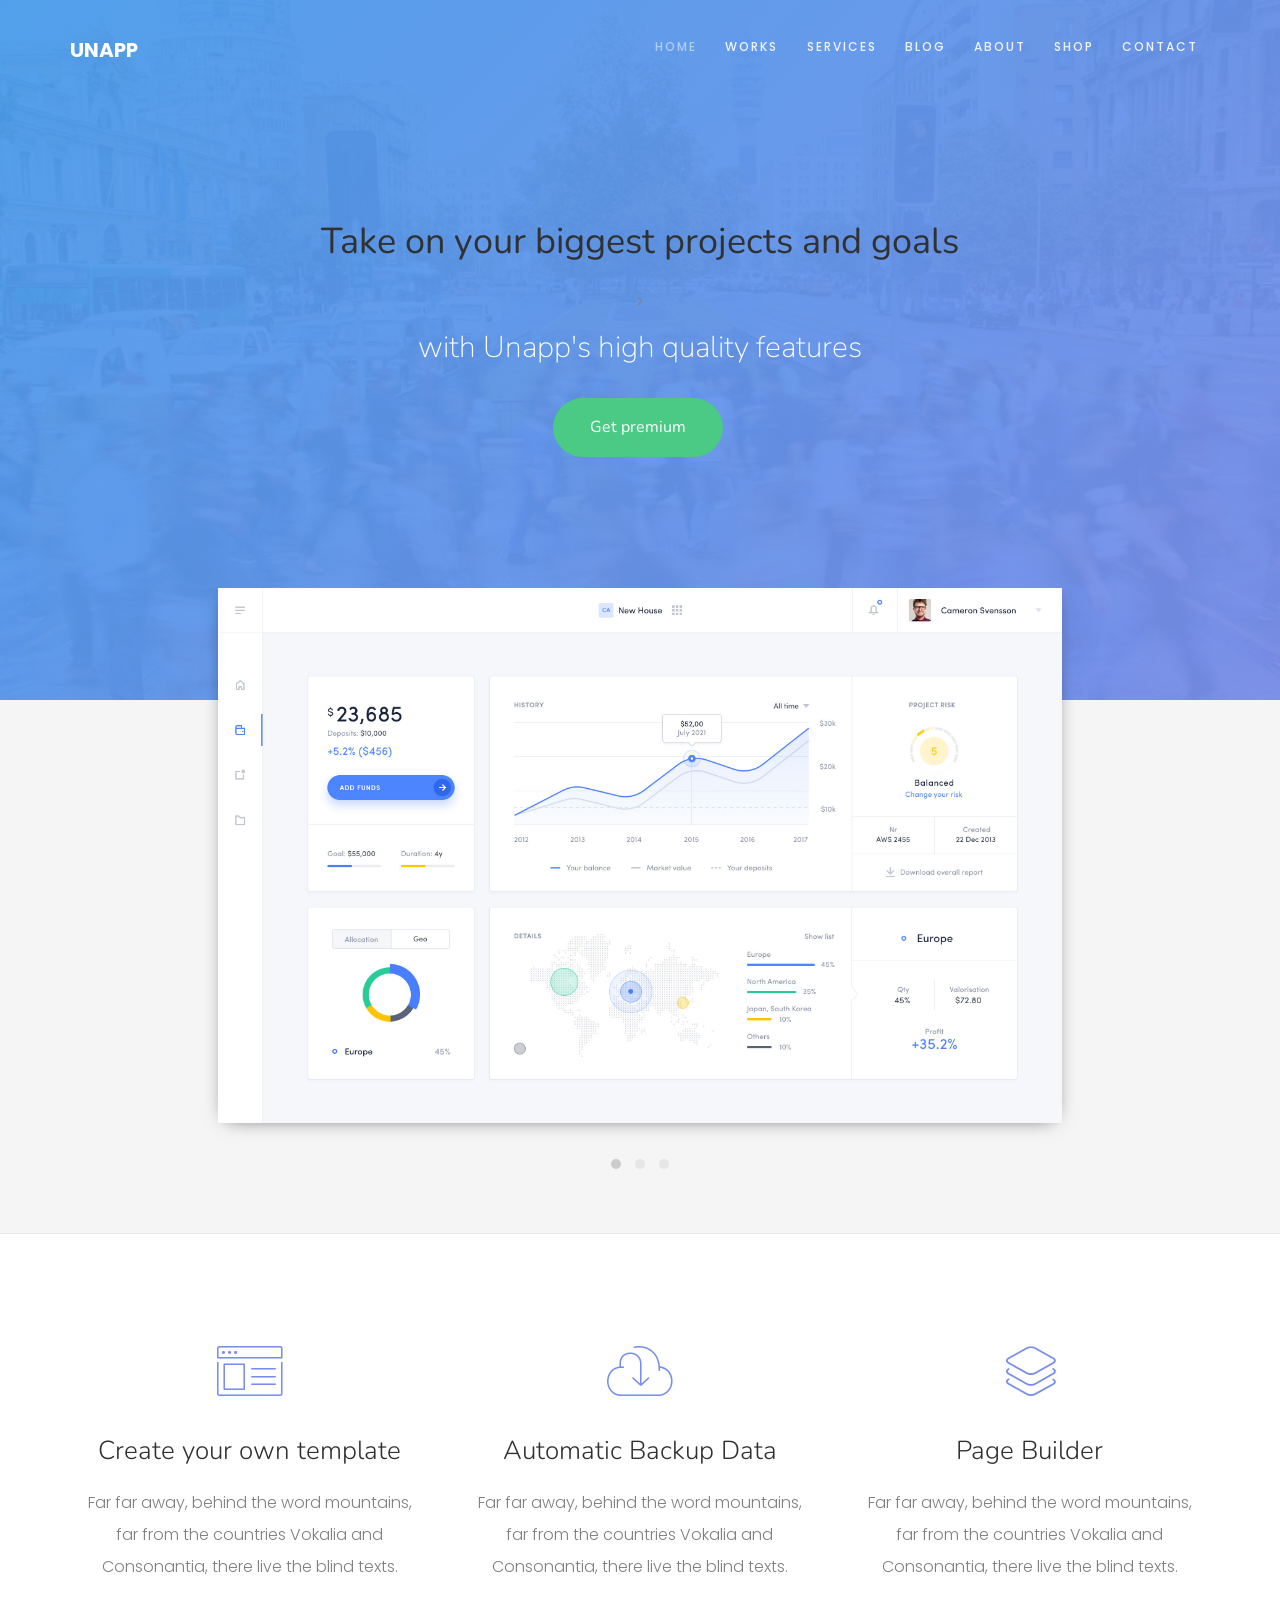
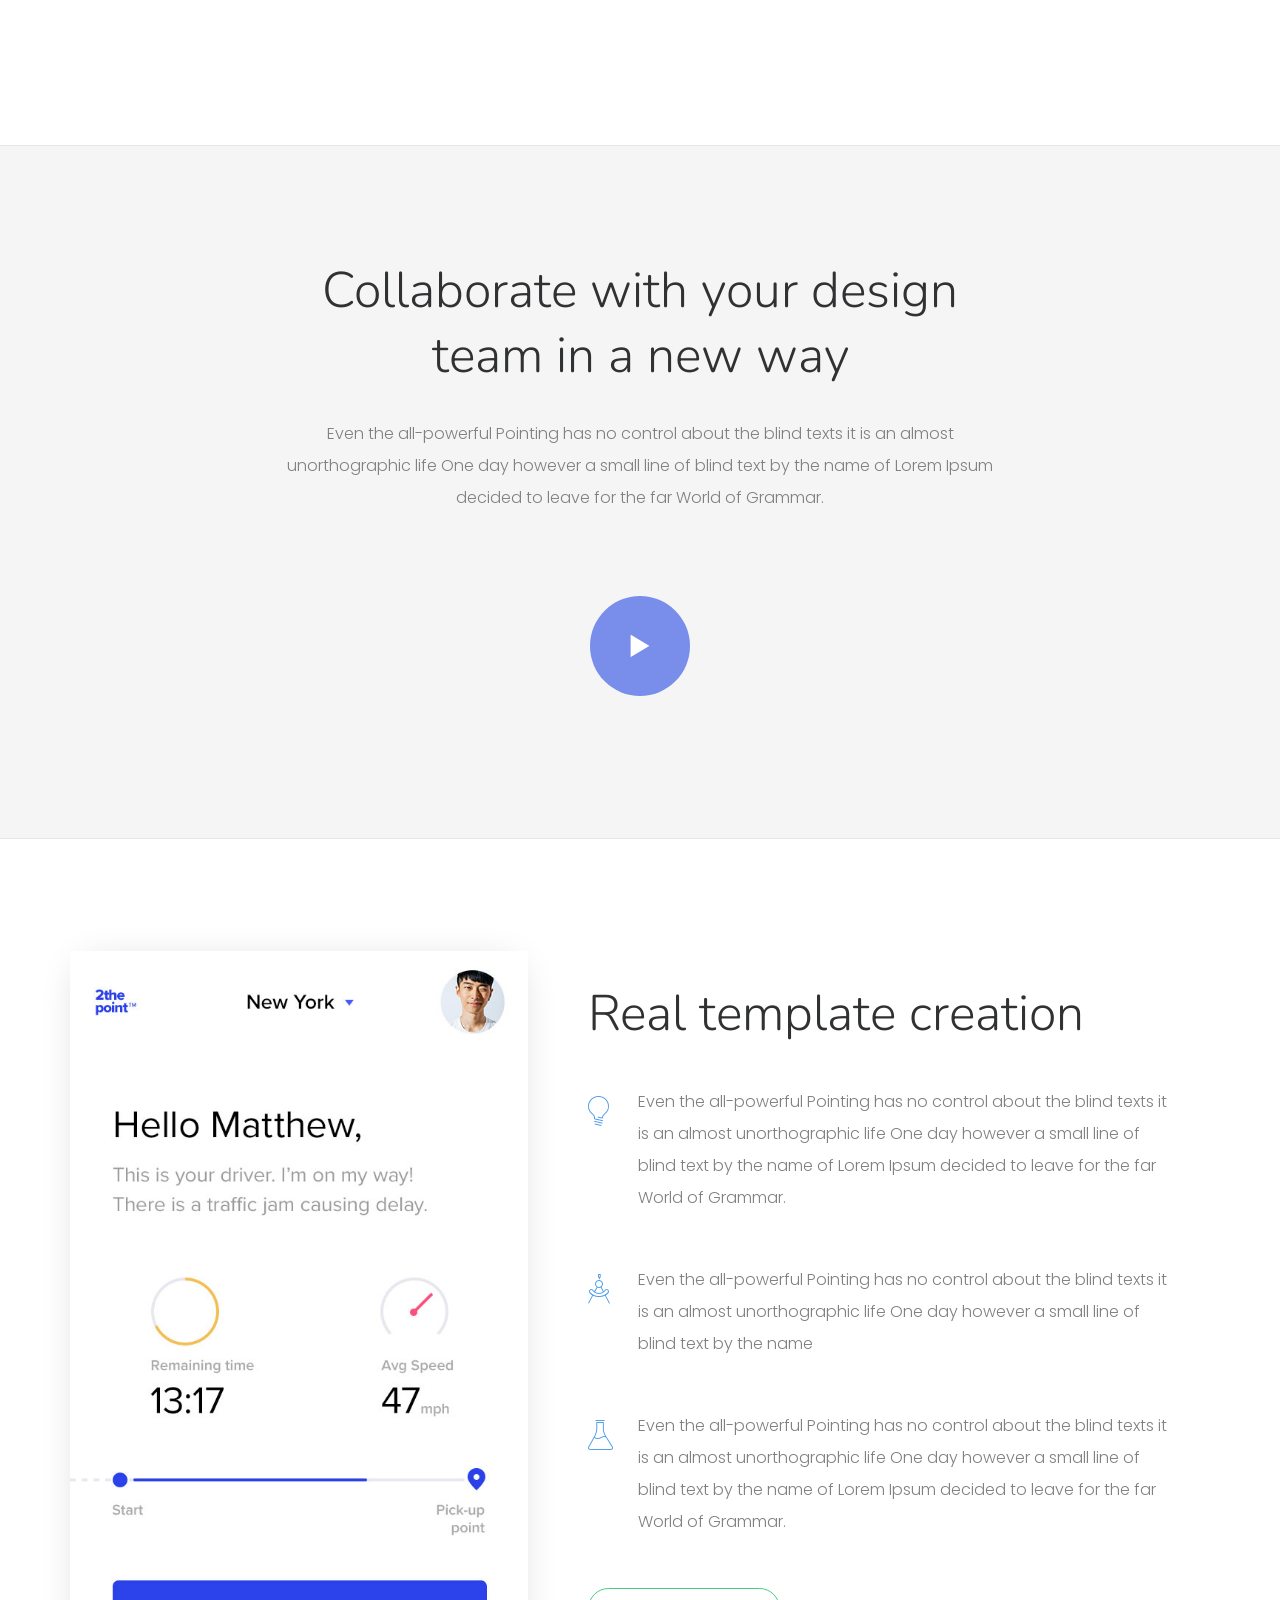
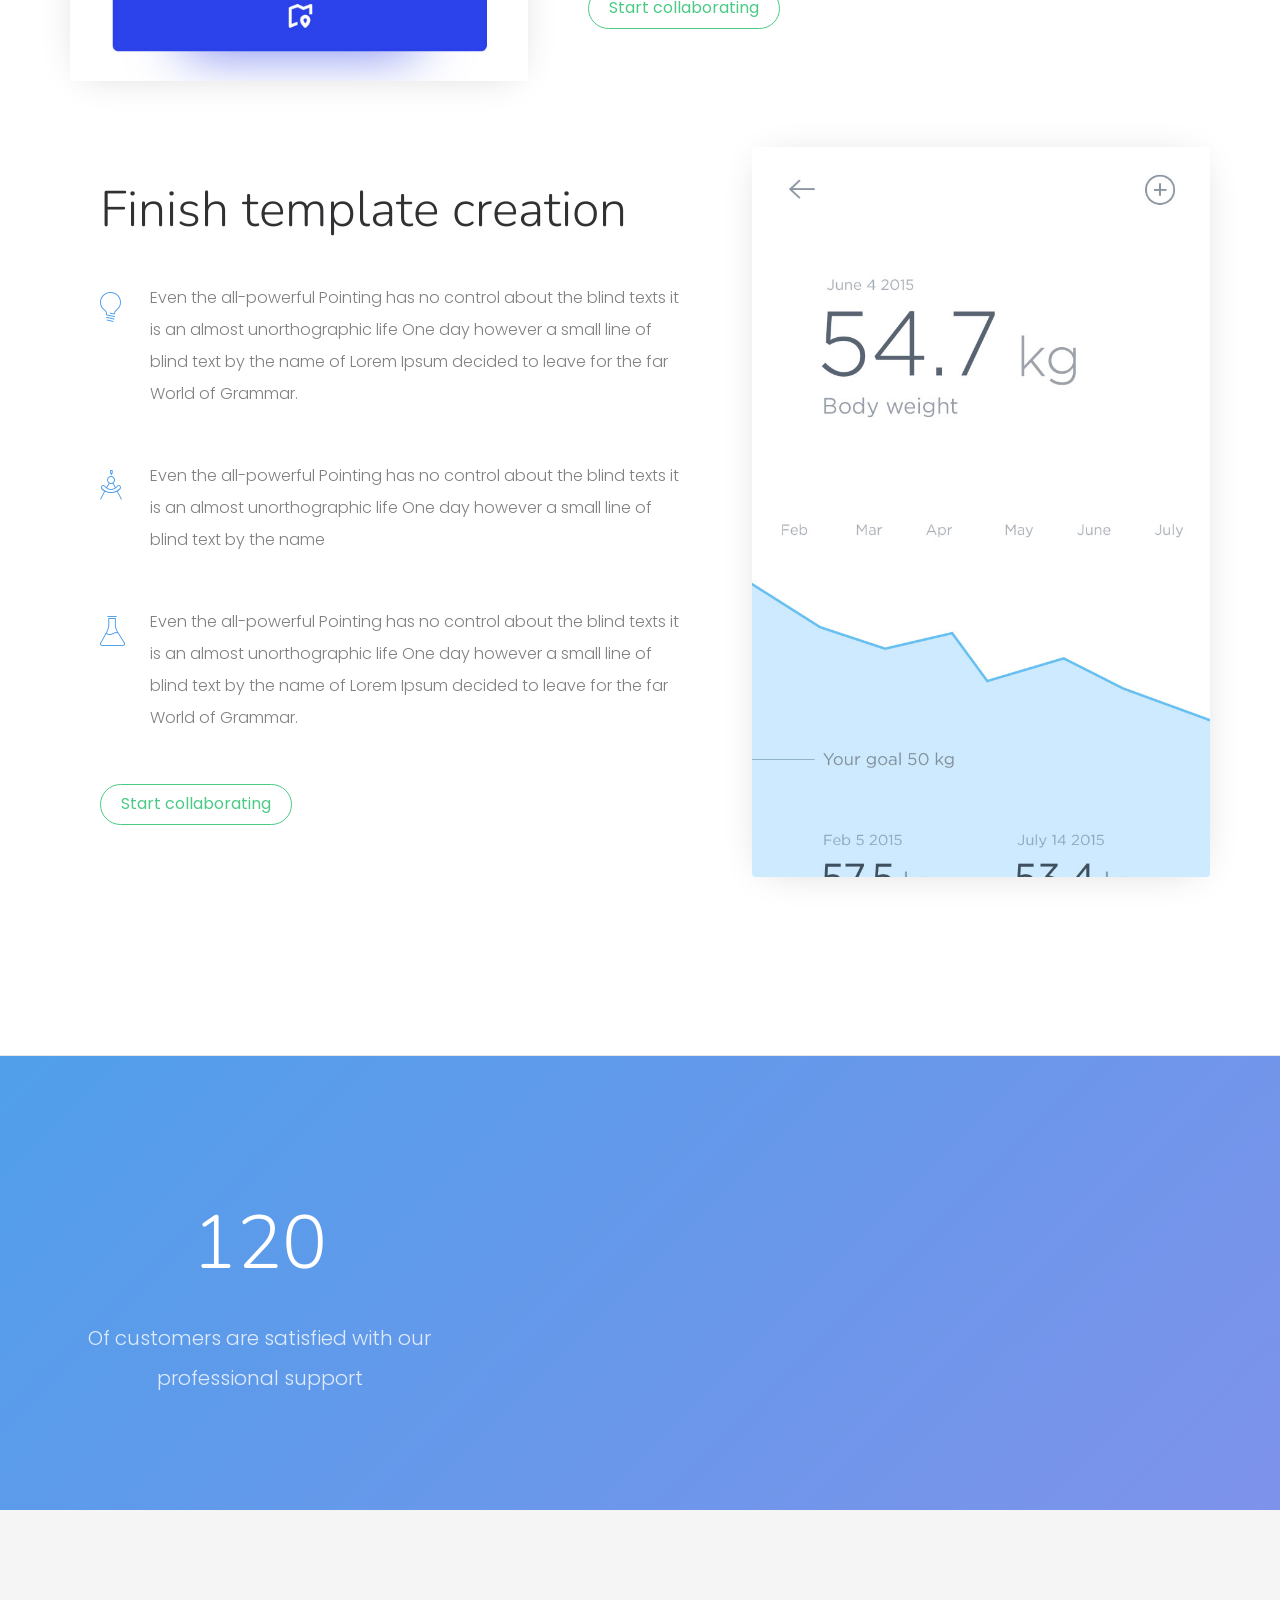
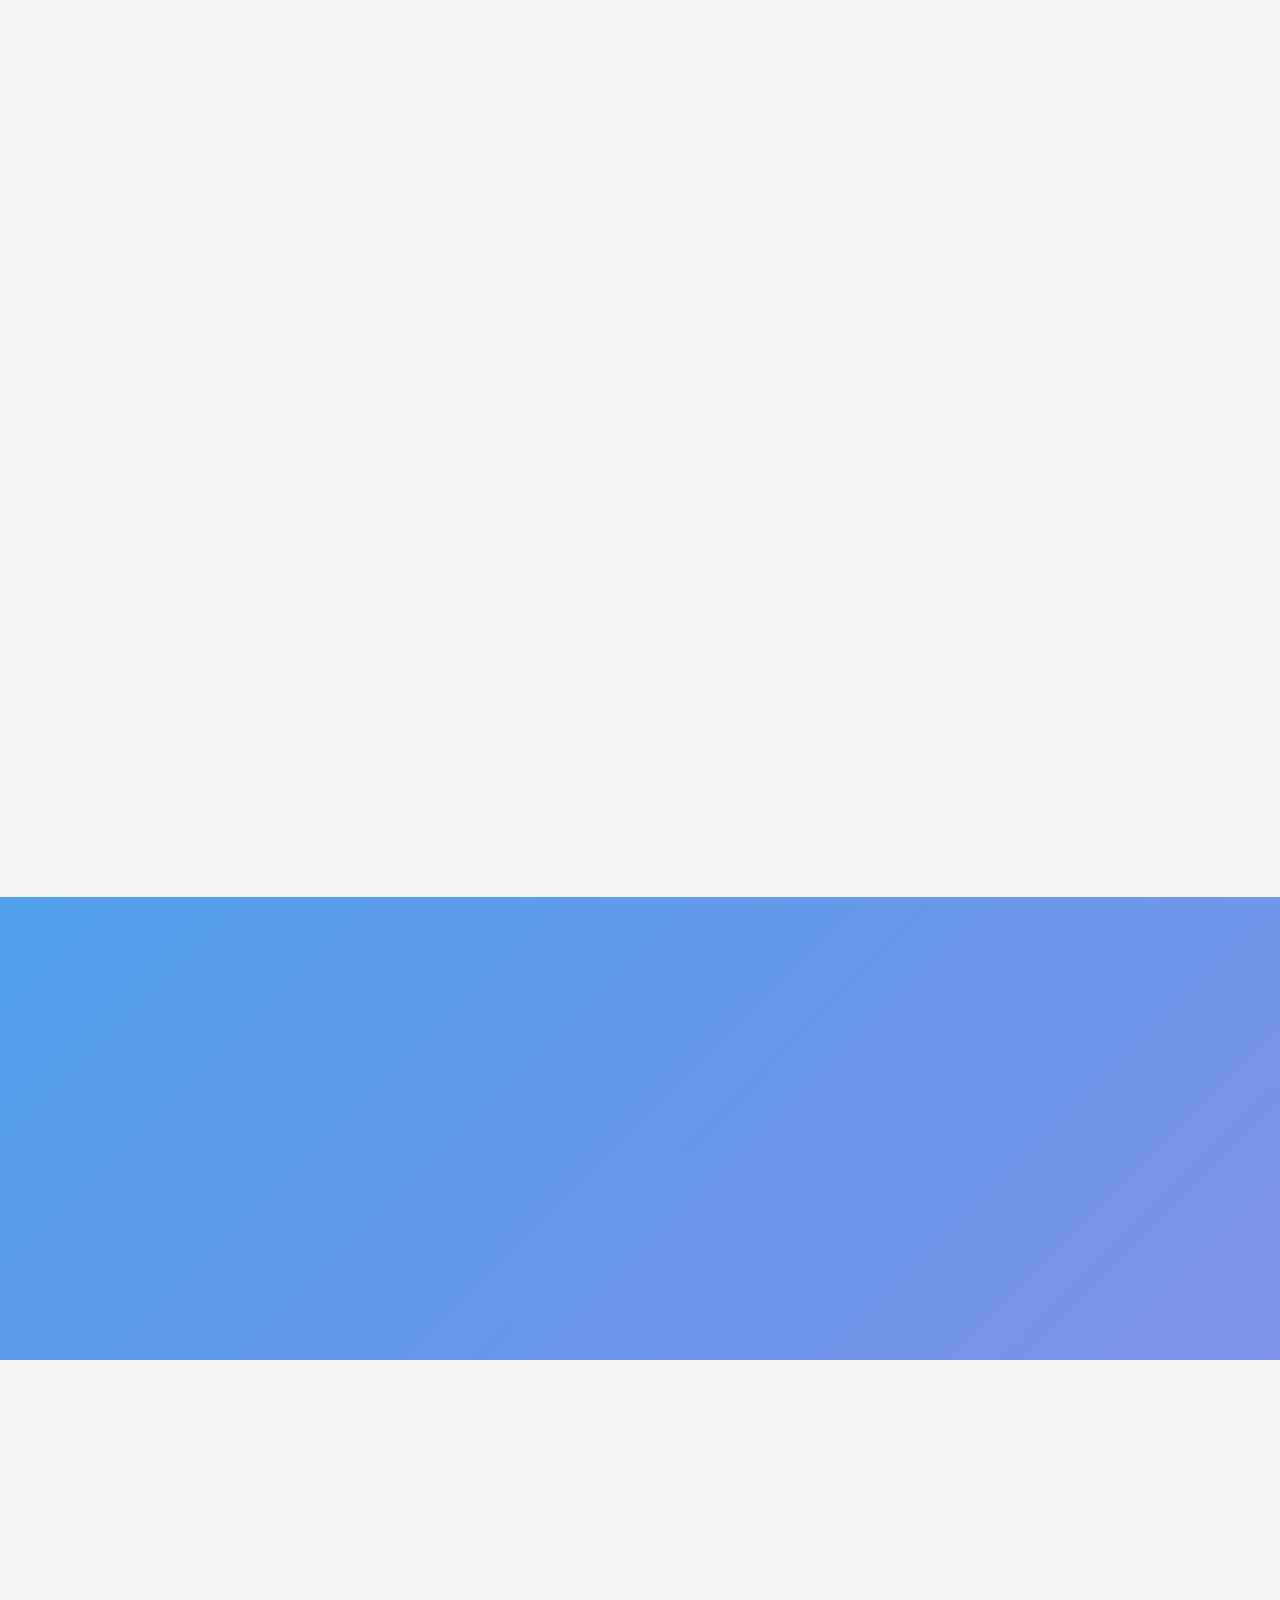
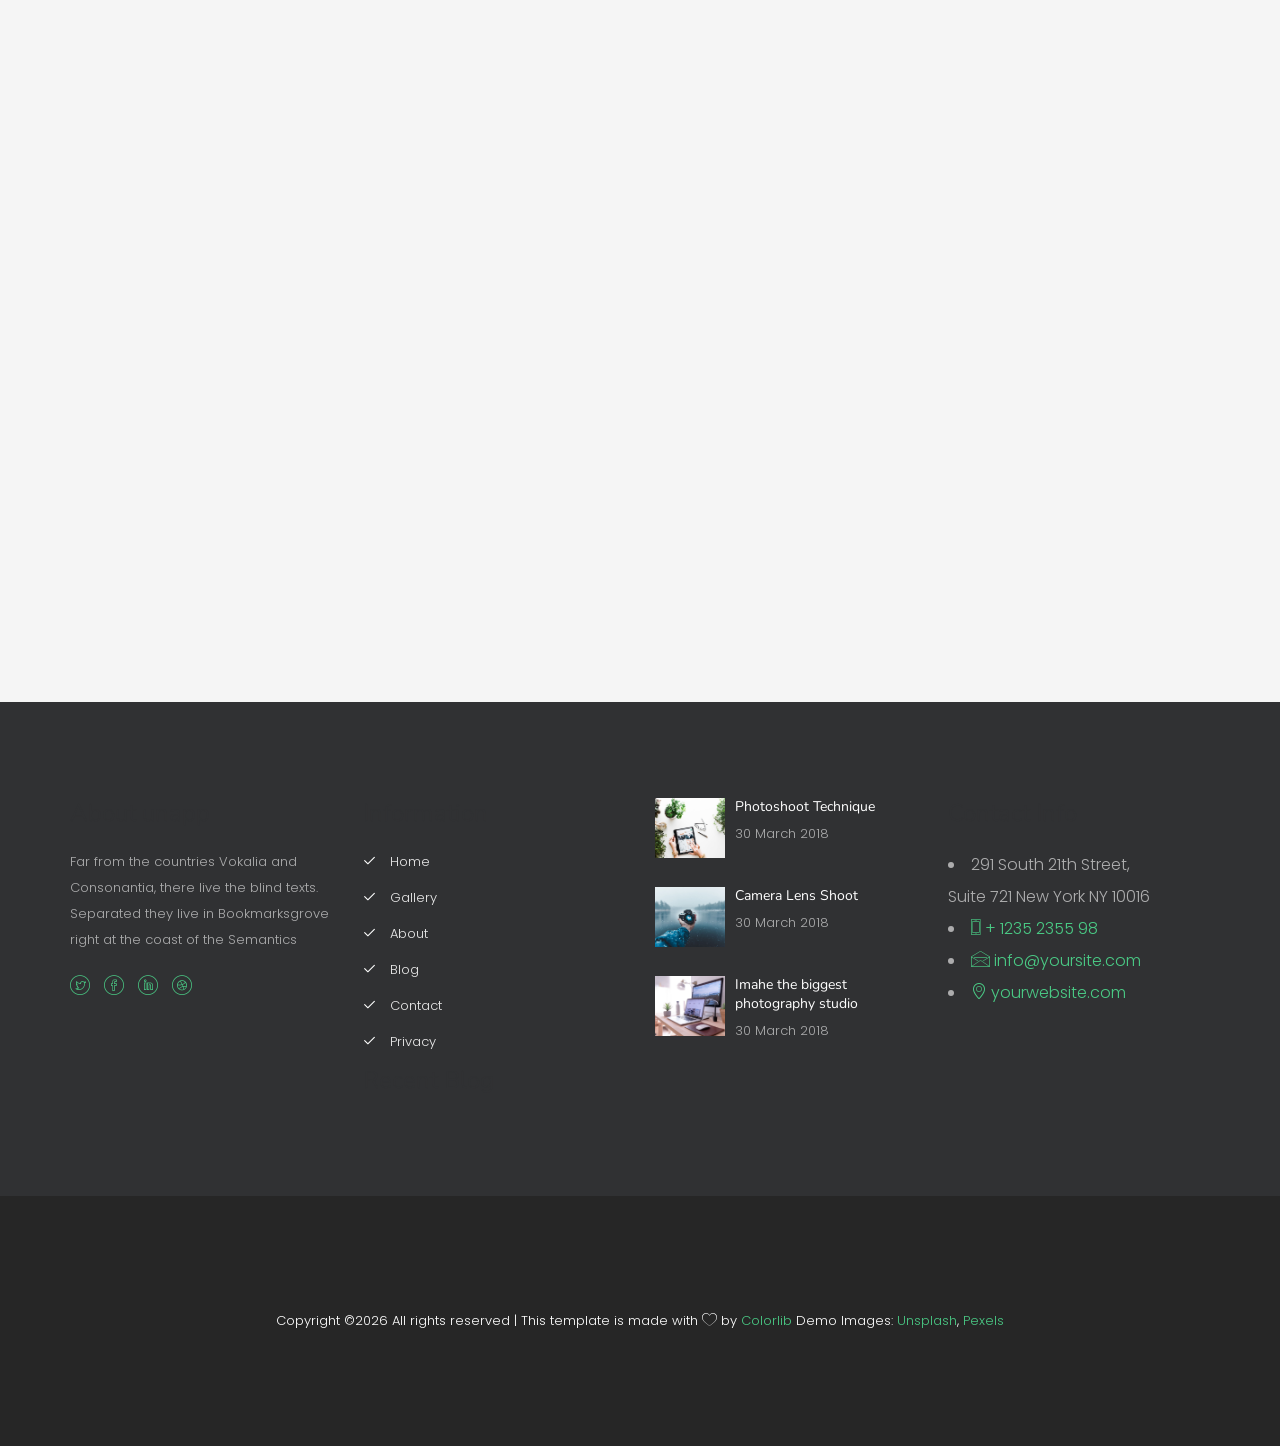
<file: index.html>
<!DOCTYPE HTML>
<html lang="en">
	<head>
	<meta charset="utf-8">
	<meta http-equiv="X-UA-Compatible" content="IE=edge">
	<title>unapp Template</title>
	<meta name="viewport" content="width=device-width, initial-scale=1">
	<meta name="description" content="" />
	<meta name="keywords" content="" />
	<meta name="author" content="" />

	<meta property="og:title" content=""/>
	<meta property="og:image" content=""/>
	<meta property="og:url" content=""/>
	<meta property="og:site_name" content=""/>
	<meta property="og:description" content=""/>
	<meta name="twitter:title" content="" />
	<meta name="twitter:image" content="" />
	<meta name="twitter:url" content="" />
	<meta name="twitter:card" content="" />

	<link href="https://fonts.googleapis.com/css?family=Poppins:300,400,500,600" rel="stylesheet">
	<link href="https://fonts.googleapis.com/css?family=Nunito:200,300,400" rel="stylesheet">
	
	<link rel="stylesheet" href="css/animate.css">
	<link rel="stylesheet" href="css/icomoon.css">
	<link rel="stylesheet" href="css/bootstrap.css">

	<link rel="stylesheet" href="css/magnific-popup.css">

	<link rel="stylesheet" href="css/owl.carousel.min.css">
	<link rel="stylesheet" href="css/owl.theme.default.min.css">

	<link rel="stylesheet" href="css/style.css">

	<script src="js/modernizr-2.6.2.min.js"></script>

	</head>
	<body>
		
	<div class="colorlib-loader"></div>

	<div id="page">
		<nav class="colorlib-nav">
			<div class="top-menu">
				<div class="container">
					<div class="row">
						<div class="col-md-2">
							<div id="colorlib-logo"><a href="index.html">Unapp</a></div>
						</div>
						<div class="col-md-10 text-right menu-1">
							<ul>
								<li class="active"><a href="index.html">Home</a></li>
								<li class="has-dropdown">
									<a href="work.html">Works</a>
									<ul class="dropdown">
										<li><a href="work-grid.html">Works grid with text</a></li>
										<li><a href="work-grid-without-text.html">Works grid w/o text</a></li>
									</ul>
								</li>
								<li><a href="services.html">Services</a></li>
								<li><a href="blog.html">Blog</a></li>
								<li><a href="about.html">About</a></li>
								<li><a href="shop.html">Shop</a></li>
								<li><a href="contact.html">Contact</a></li>
							</ul>
						</div>
					</div>
				</div>
			</div>
		</nav>

		<section id="home" class="video-hero" style="height: 700px; background-image: url(images/cover_img_1.jpg);  background-size:cover; background-position: center center;background-attachment:fixed;" data-section="home">
		<div class="overlay"></div>
			<a class="player" data-property="{videoURL:'https://www.youtube.com/watch?v=vqqt5p0q-eU',containment:'#home', showControls:false, autoPlay:true, loop:true, mute:true, startAt:0, opacity:1, quality:'default'}"></a> 
			<div class="display-t text-center">
				<div class="display-tc">
					<div class="container">
						<div class="col-md-12 col-md-offset-0">
							<div class="animate-box">
								<h1>Take on your biggest projects and goals</h1>>
								<p>with Unapp's high quality features</p>
								<p><a href="gallery.html" class="btn btn-primary btn-lg btn-custom">Get premium</a></p>
							</div>
						</div>
					</div>
				</div>
			</div>
		</section>

		<div class="colorlib-featured">
			<div class="row animate-box">
				<div class="featured-wrap">
					<div class="owl-carousel">
						<div class="item">
							<div class="col-md-8 col-md-offset-2">
								<div class="featured-entry">
									<img class="img-responsive" src="images/dashboard_full_1.jpg" alt="">
								</div>
							</div>
						</div>
						<div class="item">
							<div class="col-md-8 col-md-offset-2">
								<div class="featured-entry">
									<img class="img-responsive" src="images/dashboard_full_2.jpg" alt="">
								</div>
							</div>
						</div>
						<div class="item">
							<div class="col-md-8 col-md-offset-2">
								<div class="featured-entry">
									<img class="img-responsive" src="images/dashboard_full_3.jpg" alt="">
								</div>
							</div>
						</div>
					</div>
				</div>
			</div>
		</div>

		<div class="colorlib-services colorlib-bg-white">
			<div class="container">
				<div class="row">
					<div class="col-md-4 text-center animate-box">
						<div class="services">
							<span class="icon">
								<i class="icon-browser"></i>
							</span>
							<div class="desc">
								<h3>Create your own template</h3>
								<p>Far far away, behind the word mountains, far from the countries Vokalia and Consonantia, there live the blind texts.</p>
							</div>
						</div>
					</div>
					<div class="col-md-4 text-center animate-box">
						<div class="services">
							<span class="icon">
								<i class="icon-download"></i>
							</span>
							<div class="desc">
								<h3>Automatic Backup Data</h3>
								<p>Far far away, behind the word mountains, far from the countries Vokalia and Consonantia, there live the blind texts.</p>
							</div>
						</div>
					</div>
					<div class="col-md-4 text-center animate-box">
						<div class="services">
							<span class="icon">
								<i class="icon-layers"></i>
							</span>
							<div class="desc">
								<h3>Page Builder</h3>
								<p>Far far away, behind the word mountains, far from the countries Vokalia and Consonantia, there live the blind texts.</p>
							</div>
						</div>
					</div>
				</div>
			</div>
		</div>

		<div class="colorlib-intro">
			<div class="container">
				<div class="row">
					<div class="col-md-8 col-md-offset-2 text-center colorlib-heading animate-box">
						<h2>Collaborate with your design team in a new way</h2>
						<p>Even the all-powerful Pointing has no control about the blind texts it is an almost unorthographic life One day however a small line of blind text by the name of Lorem Ipsum decided to leave for the far World of Grammar.</p>
					</div>
				</div>
				<div class="row">
					<div class="col-md-12 animate-box">
						<span class="play"><a href="https://vimeo.com/channels/staffpicks/93951774" class="pulse popup-vimeo"><i class="icon-play3"></i></a></span>
					</div>
				</div>
			</div>
		</div>

		<div class="colorlib-work-featured colorlib-bg-white">
			<div class="container">
				<div class="row mobile-wrap">
					<div class="col-md-5 animate-box">
						<div class="mobile-img" style="background-image: url(images/mobile-2.jpg);"></div>
					</div>
					<div class="col-md-7 animate-box">
						<div class="desc">
							<h2>Real template creation</h2>
							<div class="features">
								<span class="icon"><i class="icon-lightbulb"></i></span>
								<div class="f-desc">
									<p>Even the all-powerful Pointing has no control about the blind texts it is an almost unorthographic life One day however a small line of blind text by the name of Lorem Ipsum decided to leave for the far World of Grammar.</p>
								</div>
							</div>
							<div class="features">
								<span class="icon"><i class="icon-circle-compass"></i></span>
								<div class="f-desc">
									<p>Even the all-powerful Pointing has no control about the blind texts it is an almost unorthographic life One day however a small line of blind text by the name</p>
								</div>
							</div>
							<div class="features">
								<span class="icon"><i class="icon-beaker"></i></span>
								<div class="f-desc">
									<p>Even the all-powerful Pointing has no control about the blind texts it is an almost unorthographic life One day however a small line of blind text by the name of Lorem Ipsum decided to leave for the far World of Grammar.</p>
								</div>
							</div>
							<p><a href="#" class="btn btn-primary btn-outline with-arrow">Start collaborating <i class="icon-arrow-right3"></i></a></p>
						</div>
					</div>
				</div>
				<div class="row mobile-wrap">
					<div class="col-md-5 col-md-push-7 animate-box">
						<div class="mobile-img" style="background-image: url(images/mobile-1.jpg);"></div>
					</div>
					<div class="col-md-7 col-md-pull-5 animate-box">
						<div class="desc">
							<h2>Finish template creation</h2>
							<div class="features">
								<span class="icon"><i class="icon-lightbulb"></i></span>
								<div class="f-desc">
									<p>Even the all-powerful Pointing has no control about the blind texts it is an almost unorthographic life One day however a small line of blind text by the name of Lorem Ipsum decided to leave for the far World of Grammar.</p>
								</div>
							</div>
							<div class="features">
								<span class="icon"><i class="icon-circle-compass"></i></span>
								<div class="f-desc">
									<p>Even the all-powerful Pointing has no control about the blind texts it is an almost unorthographic life One day however a small line of blind text by the name</p>
								</div>
							</div>
							<div class="features">
								<span class="icon"><i class="icon-beaker"></i></span>
								<div class="f-desc">
									<p>Even the all-powerful Pointing has no control about the blind texts it is an almost unorthographic life One day however a small line of blind text by the name of Lorem Ipsum decided to leave for the far World of Grammar.</p>
								</div>
							</div>
							<p><a href="#" class="btn btn-primary btn-outline with-arrow">Start collaborating <i class="icon-arrow-right3"></i></a></p>
						</div>
					</div>
				</div>
			</div>
		</div>

		<div id="colorlib-counter" class="colorlib-counters" style="background-image: url(images/cover_img_1.jpg);" data-stellar-background-ratio="0.5">
			<div class="overlay"></div>
			<div class="container">
				<div class="row">
					<div class="col-md-12">
						<div class="col-md-4 col-sm-4 text-center animate-box">
							<div class="counter-entry">
								<span class="icon"><i class="flaticon-ribbon"></i></span>
								<div class="desc">
									<span class="colorlib-counter js-counter" data-from="0" data-to="1500" data-speed="5000" data-refresh-interval="50"></span>
									<span class="colorlib-counter-label">Of customers are satisfied with our professional support</span>
								</div>
							</div>
						</div>
						<div class="col-md-4 col-sm-4 text-center animate-box">
							<div class="counter-entry">
								<span class="icon"><i class="flaticon-church"></i></span>
								<div class="desc">
									<span class="colorlib-counter js-counter" data-from="0" data-to="500" data-speed="5000" data-refresh-interval="50"></span>
									<span class="colorlib-counter-label">Amazing preset options to be mixed and combined</span>
								</div>
							</div>
						</div>
						<div class="col-md-4 col-sm-4 text-center animate-box">
							<div class="counter-entry">
								<span class="icon"><i class="flaticon-dove"></i></span>
								<div class="desc">
									<span class="colorlib-counter js-counter" data-from="0" data-to="1200" data-speed="5000" data-refresh-interval="50"></span>
									<span class="colorlib-counter-label">Average response time on live chat support channel</span>
								</div>
							</div>
						</div>
					</div>
				</div>
			</div>
		</div>

		<div class="colorlib-blog">
			<div class="container">
				<div class="row">
					<div class="col-md-8 col-md-offset-2 text-center colorlib-heading animate-box">
						<h2>News from our Blog</h2>
						<p>Even the all-powerful Pointing has no control about the blind texts it is an almost unorthographic life One day however a small line of blind text by the name of Lorem Ipsum decided to leave for the far World of Grammar.</p>
					</div>
				</div>
				<div class="row">
					<div class="col-md-4 animate-box">
						<article>
							<h2>Building the Mention Sales Application on Unapp</h2>
							<p class="admin"><span>May 12, 2018</span></p>
							<p>Even the all-powerful Pointing has no control about the blind texts it is an almost unorthographic life</p>
							<p class="author-wrap"><a href="#" class="author-img" style="background-image: url(images/person1.jpg);"></a> <a href="#" class="author">by Dave Miller</a></p>
						</article>
					</div>
					<div class="col-md-4 animate-box">
						<article>
							<h2>Building the Mention Sales Application on Unapp</h2>
							<p class="admin"><span>May 12, 2018</span></p>
							<p>Even the all-powerful Pointing has no control about the blind texts it is an almost unorthographic life</p>
							<p class="author-wrap"><a href="#" class="author-img" style="background-image: url(images/person2.jpg);"></a> <a href="#" class="author">by Dave Miller</a></p>
						</article>
					</div>
					<div class="col-md-4 animate-box">
						<article>
							<h2>Building the Mention Sales Application on Unapp</h2>
							<p class="admin"><span>May 12, 2018</span></p>
							<p>Even the all-powerful Pointing has no control about the blind texts it is an almost unorthographic life</p>
							<p class="author-wrap"><a href="#" class="author-img" style="background-image: url(images/person3.jpg);"></a> <a href="#" class="author">by Dave Miller</a></p>
						</article>
					</div>
				</div>
			</div>
		</div>

		<div id="colorlib-subscribe" class="colorlib-subscribe" style="background-image: url(images/cover_img_1.jpg);" data-stellar-background-ratio="0.5">
			<div class="overlay"></div>
			<div class="container">
				<div class="row">
					<div class="col-md-10 col-md-offset-1 text-center colorlib-heading animate-box">
						<h2>Already trusted by over 10,000 users</h2>
						<p>Subscribe to receive unapp tips from instructors right to your inbox.</p>
					</div>
				</div>
				<div class="row animate-box">
					<div class="col-md-6 col-md-offset-3">
						<div class="row">
							<div class="col-md-12">
							<form class="form-inline qbstp-header-subscribe">
								<div class="col-three-forth">
									<div class="form-group">
										<input type="text" class="form-control" id="email" placeholder="Enter your email">
									</div>
								</div>
								<div class="col-one-third">
									<div class="form-group">
										<button type="submit" class="btn btn-primary">Subscribe Now</button>
									</div>
								</div>
							</form>
							</div>
						</div>
					</div>
				</div>
			</div>
		</div>

		<div class="colorlib-pricing">
			<div class="container">
				<div class="row">
					<div class="col-md-8 col-md-offset-2 text-center colorlib-heading animate-box">
						<h2>Pricing</h2>
						<p>Even the all-powerful Pointing has no control about the blind texts it is an almost unorthographic life One day however a small line of blind text by the name</p>
					</div>
				</div>
				<div class="row">
					<div class="col-md-3 text-center animate-box">
						<div class="pricing">
							<h2 class="pricing-heading">Starter</h2>
							<div class="price"><sup class="currency">$</sup>9<small>per month</small></div>
							<p>Far far away, behind the word mountains, far from the countries Vokalia and Consonantia, there live the blind texts.</p>
							<p><a href="#" class="btn btn-primary">Select Plan</a></p>
						</div>
					</div>
					<div class="col-md-3 text-center animate-box">
						<div class="pricing">
							<h2 class="pricing-heading">Basic</h2>
							<div class="price"><sup class="currency">$</sup>27<small>per month</small></div>
							<p>Far far away, behind the word mountains, far from the countries Vokalia and Consonantia, there live the blind texts.</p>
							<p><a href="#" class="btn btn-primary">Select Plan</a></p>
						</div>
					</div>
					<div class="col-md-3 text-center animate-box">
						<div class="pricing">
							<h2 class="pricing-heading">Pro</h2>
							<div class="price"><sup class="currency">$</sup>74<small>per month</small></div>
							<p>Far far away, behind the word mountains, far from the countries Vokalia and Consonantia, there live the blind texts.</p>
							<p><a href="#" class="btn btn-primary">Select Plan</a></p>
						</div>
					</div>
					<div class="col-md-3 text-center animate-box">
						<div class="pricing">
							<h2 class="pricing-heading">Unlimited</h2>
							<div class="price"><sup class="currency">$</sup>140<small>per month</small></div>
							<p>Far far away, behind the word mountains, far from the countries Vokalia and Consonantia, there live the blind texts.</p>
							<p><a href="#" class="btn btn-primary">Select Plan</a></p>
						</div>
					</div>
				</div>
			</div>
		</div>

		<footer id="colorlib-footer">
			<div class="container">
				<div class="row row-pb-md">
					<div class="col-md-3 colorlib-widget">
						<h3>About unapp</h3>
						<p>Far from the countries Vokalia and Consonantia, there live the blind texts. Separated they live in Bookmarksgrove right at the coast of the Semantics</p>

							<ul class="colorlib-social-icons">
								<li><a href="#"><i class="icon-twitter"></i></a></li>
								<li><a href="#"><i class="icon-facebook"></i></a></li>
								<li><a href="#"><i class="icon-linkedin"></i></a></li>
								<li><a href="#"><i class="icon-dribbble"></i></a></li>
							</ul>

					</div>
					<div class="col-md-3 colorlib-widget">
					<h3>Information</h3>

							<ul class="colorlib-footer-links">
								<li><a href="#"><i class="icon-check"></i> Home</a></li>
								<li><a href="#"><i class="icon-check"></i> Gallery</a></li>
								<li><a href="#"><i class="icon-check"></i> About</a></li>
								<li><a href="#"><i class="icon-check"></i> Blog</a></li>
								<li><a href="#"><i class="icon-check"></i> Contact</a></li>
								<li><a href="#"><i class="icon-check"></i> Privacy</a></li>
							</ul>
						<h3>Recent Blog</h3>
					</div>

					<div class="col-md-3 colorlib-widget">
						<div class="f-blog">
							<a href="blog.html" class="blog-img" style="background-image: url(images/blog-1.jpg);">
							</a>
							<div class="desc">
								<h2><a href="blog.html">Photoshoot Technique</a></h2>
								<p class="admin"><span>30 March 2018</span></p>
							</div>
						</div>
						<div class="f-blog">
							<a href="blog.html" class="blog-img" style="background-image: url(images/blog-2.jpg);">
							</a>
							<div class="desc">
								<h2><a href="blog.html">Camera Lens Shoot</a></h2>
								<p class="admin"><span>30 March 2018</span></p>
							</div>
						</div>
						<div class="f-blog">
							<a href="blog.html" class="blog-img" style="background-image: url(images/blog-3.jpg);">
							</a>
							<div class="desc">
								<h2><a href="blog.html">Imahe the biggest photography studio</a></h2>
								<p class="admin"><span>30 March 2018</span></p>
							</div>
						</div>
					</div>

					<div class="col-md-3 colorlib-widget">
						<h3>Contact Info</h3>
							<li>291 South 21th Street, <br> Suite 721 New York NY 10016</li>
							<li><a href="tel://1234567920"><i class="icon-phone"></i> + 1235 2355 98</a></li>
							<li><a href="mailto:info@yoursite.com"><i class="icon-envelope"></i> info@yoursite.com</a></li>
							<li><a href="#"><i class="icon-location4"></i> yourwebsite.com</a></li>
						</ul>
					</div>
				</div>
			</div>
			<div class="copy">
				<div class="container">
					<div class="row">
						<div class="col-md-12 text-center">
							<p>
Copyright &copy;<script>document.write(new Date().getFullYear());</script> All rights reserved | This template is made with <i class="icon-heart" aria-hidden="true"></i> by <a href="https://colorlib.com" target="_blank">Colorlib</a>
								Demo Images: <a href="http://unsplash.co/" target="_blank">Unsplash</a>, <a href="http://pexels.com/" target="_blank">Pexels</a>
							</p>
						</div>
					</div>
				</div>
			</div>
		</footer>
	</div>

	<div class="gototop js-top">
		<a href="#" class="js-gotop"><i class="icon-arrow-up2"></i></a>
	</div>
	
	<script src="js/jquery.min.js"></script>
	<script src="js/jquery.easing.1.3.js"></script>
	<script src="js/bootstrap.min.js"></script>
	<script src="js/jquery.waypoints.min.js"></script>
	<script src="js/jquery.stellar.min.js"></script>
	<script src="js/jquery.mb.YTPlayer.min.js"></script>
	<script src="js/owl.carousel.min.js"></script>
	<script src="js/jquery.magnific-popup.min.js"></script>
	<script src="js/magnific-popup-options.js"></script>
	<script src="js/jquery.countTo.js"></script>
	<script src="js/main.js"></script>

	</body>
</html>
</file>
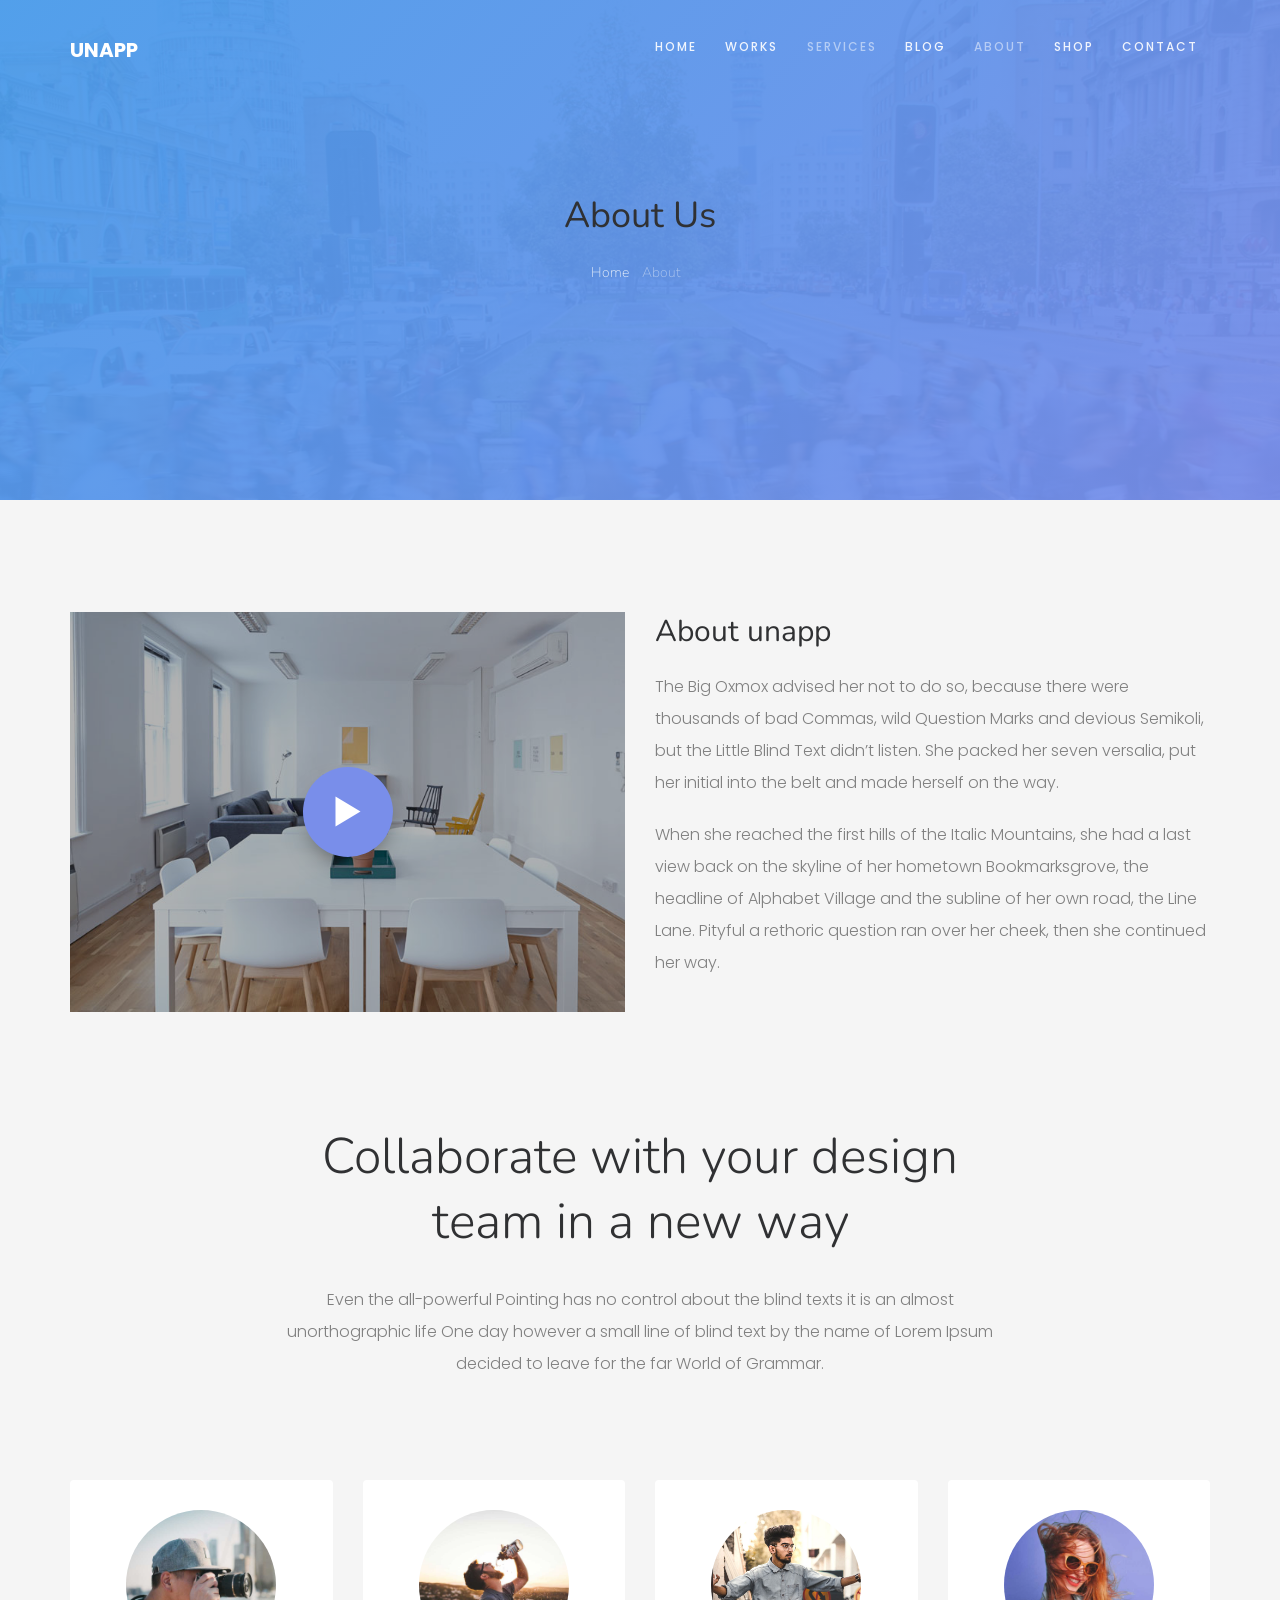
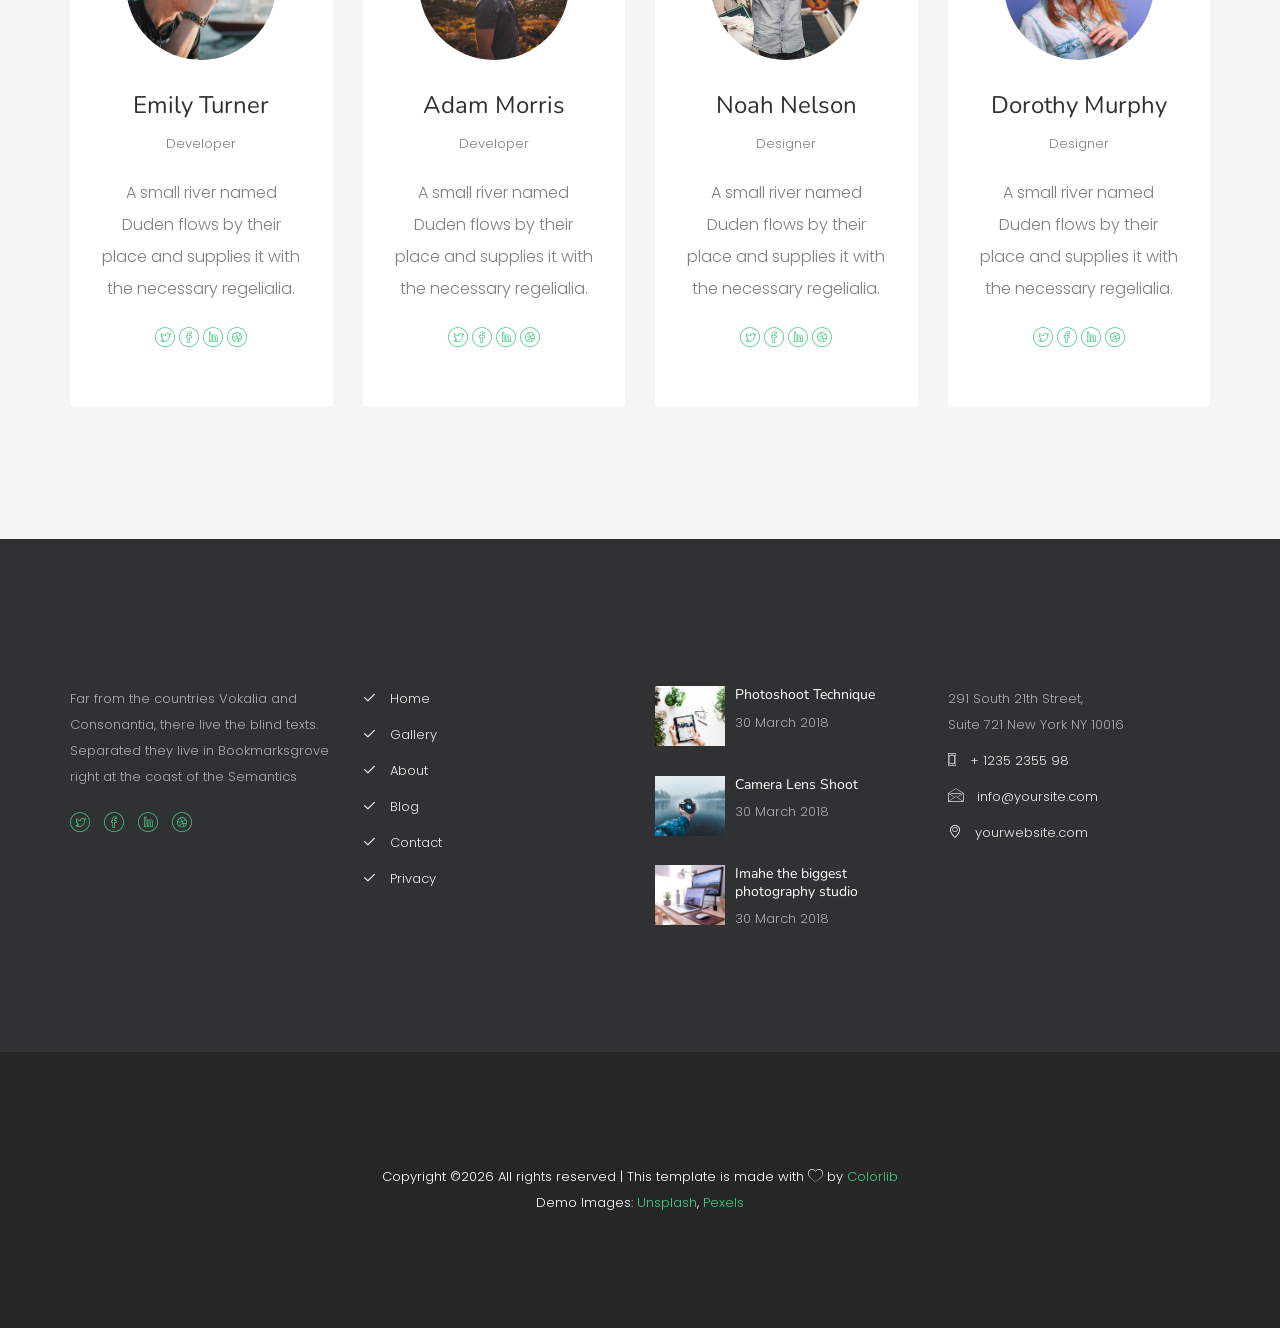
<file: about.html>
<!DOCTYPE HTML>
<html lang="en">
	<head>
	<meta charset="utf-8">
	<meta http-equiv="X-UA-Compatible" content="IE=edge">
	<title>unapp Template</title>
	<meta name="viewport" content="width=device-width, initial-scale=1">
	<meta name="description" content="" />
	<meta name="keywords" content="" />
	<meta name="author" content="" />

	<meta property="og:title" content=""/>
	<meta property="og:image" content=""/>
	<meta property="og:url" content=""/>
	<meta property="og:site_name" content=""/>
	<meta property="og:description" content=""/>
	<meta name="twitter:title" content="" />
	<meta name="twitter:image" content="" />
	<meta name="twitter:url" content="" />
	<meta name="twitter:card" content="" />

	<link href="https://fonts.googleapis.com/css?family=Poppins:300,400,500,600" rel="stylesheet">
	<link href="https://fonts.googleapis.com/css?family=Nunito:200,300,400" rel="stylesheet">
	
	<link rel="stylesheet" href="css/animate.css">
	<link rel="stylesheet" href="css/icomoon.css">
	<link rel="stylesheet" href="css/bootstrap.css">

	<link rel="stylesheet" href="css/magnific-popup.css">

	<link rel="stylesheet" href="css/owl.carousel.min.css">
	<link rel="stylesheet" href="css/owl.theme.default.min.css">

	<link rel="stylesheet" href="css/style.css">

	<script src="js/modernizr-2.6.2.min.js"></script>

	</head>
	<body>
		
	<div class="colorlib-loader"></div>

	<div id="page">
		<nav class="colorlib-nav">
			<div class="top-menu">
				<div class="container">
					<div class="row">
						<div class="col-md-2">
							<div id="colorlib-logo"><a href="index.html">Unapp</a></div>
						</div>
						<div class="col-md-10 text-right menu-1">
							<ul>
								<li><a href="index.html">Home</a></li>
								<li class="has-dropdown">
									<a href="work.html">Works</a>
									<ul class="dropdown">
										<li><a href="work-grid.html">Works grid with text</a></li>
										<li><a href="work-grid-without-text.html">Works grid w/o text</a></li>
									</ul>
								</li>
								<li class="active"><a href="services.html">Services</a></li>
								<li><a href="blog.html">Blog</a></li>
								<li class="active"><a href="about.html">About</a></li>
								<li><a href="shop.html">Shop</a></li>
								<li><a href="contact.html">Contact</a></li>
							</ul>
						</div>
					</div>
				</div>
			</div>
		</nav>

		<section id="home" class="video-hero" style="height: 500px; background-image: url(images/cover_img_1.jpg);  background-size:cover; background-position: center center;background-attachment:fixed;" data-section="home">
		<div class="overlay"></div>
			<div class="display-t display-t2 text-center">
				<div class="display-tc display-tc2">
					<div class="container">
						<div class="col-md-12 col-md-offset-0">
							<div class="animate-box">
								<h1>About Us</h1>
								<p class="breadcrumbs"><span><a href="index.html">Home</a></span> <span>About</span></p>
							</div>
						</div>
					</div>
				</div>
			</div>
		</section>

		<div class="colorlib-about">
			<div class="container">
				<div class="row row-pb-lg">
					<div class="col-md-6 animate-box">
						<div class="video colorlib-video" style="background-image: url(images/about.jpg);">
							<a href="https://vimeo.com/channels/staffpicks/93951774" class="popup-vimeo"><i class="icon-play3"></i></a>
							<div class="overlay"></div>
						</div>
					</div>
					<div class="col-md-6 animate-box">
						<h2>About unapp</h2>
						<p>The Big Oxmox advised her not to do so, because there were thousands of bad Commas, wild Question Marks and devious Semikoli, but the Little Blind Text didn’t listen. She packed her seven versalia, put her initial into the belt and made herself on the way.</p>
						<p>When she reached the first hills of the Italic Mountains, she had a last view back on the skyline of her hometown Bookmarksgrove, the headline of Alphabet Village and the subline of her own road, the Line Lane. Pityful a rethoric question ran over her cheek, then she continued her way.</p>
					</div>
				</div>
				<div class="row">
					<div class="col-md-8 col-md-offset-2 text-center colorlib-heading animate-box">
						<h2>Collaborate with your design team in a new way</h2>
						<p>Even the all-powerful Pointing has no control about the blind texts it is an almost unorthographic life One day however a small line of blind text by the name of Lorem Ipsum decided to leave for the far World of Grammar.</p>
					</div>
				</div>
				<div class="row">
					<div class="col-md-3 text-center animate-box">
						<div class="staff-entry">
							<a href="#" class="staff-img" style="background-image: url(images/person1.jpg);"></a>
							<div class="desc">
								<h3>Emily Turner</h3>
								<span>Developer</span>
								<p>A small river named Duden flows by their place and supplies it with the necessary regelialia.</p>
								<p>
									<ul class="colorlib-social-icons">
										<li><a href="#"><i class="icon-twitter"></i></a></li>
										<li><a href="#"><i class="icon-facebook"></i></a></li>
										<li><a href="#"><i class="icon-linkedin"></i></a></li>
										<li><a href="#"><i class="icon-dribbble"></i></a></li>
									</ul>
								</p>
							</div>
						</div>
					</div>
					<div class="col-md-3 text-center animate-box">
						<div class="staff-entry">
							<a href="#" class="staff-img" style="background-image: url(images/person2.jpg);"></a>
							<div class="desc">
								<h3>Adam Morris</h3>
								<span>Developer</span>
								<p>A small river named Duden flows by their place and supplies it with the necessary regelialia.</p>
								<p>
									<ul class="colorlib-social-icons">
										<li><a href="#"><i class="icon-twitter"></i></a></li>
										<li><a href="#"><i class="icon-facebook"></i></a></li>
										<li><a href="#"><i class="icon-linkedin"></i></a></li>
										<li><a href="#"><i class="icon-dribbble"></i></a></li>
									</ul>
								</p>
							</div>
						</div>
					</div>
					<div class="col-md-3 text-center animate-box">
						<div class="staff-entry">
							<a href="#" class="staff-img" style="background-image: url(images/person3.jpg);"></a>
							<div class="desc">
								<h3>Noah Nelson</h3>
								<span>Designer</span>
								<p>A small river named Duden flows by their place and supplies it with the necessary regelialia.</p>
								<p>
									<ul class="colorlib-social-icons">
										<li><a href="#"><i class="icon-twitter"></i></a></li>
										<li><a href="#"><i class="icon-facebook"></i></a></li>
										<li><a href="#"><i class="icon-linkedin"></i></a></li>
										<li><a href="#"><i class="icon-dribbble"></i></a></li>
									</ul>
								</p>
							</div>
						</div>
					</div>
					<div class="col-md-3 text-center animate-box">
						<div class="staff-entry">
							<a href="#" class="staff-img" style="background-image: url(images/person4.jpg);"></a>
							<div class="desc">
								<h3>Dorothy Murphy</h3>
								<span>Designer</span>
								<p>A small river named Duden flows by their place and supplies it with the necessary regelialia.</p>
								<p>
									<ul class="colorlib-social-icons">
										<li><a href="#"><i class="icon-twitter"></i></a></li>
										<li><a href="#"><i class="icon-facebook"></i></a></li>
										<li><a href="#"><i class="icon-linkedin"></i></a></li>
										<li><a href="#"><i class="icon-dribbble"></i></a></li>
									</ul>
								</p>
							</div>
						</div>
					</div>
				</div>
			</div>
		</div>

		<footer id="colorlib-footer">
			<div class="container">
				<div class="row row-pb-md">
					<div class="col-md-3 colorlib-widget">
						<h3>About unapp</h3>
						<p>Far from the countries Vokalia and Consonantia, there live the blind texts. Separated they live in Bookmarksgrove right at the coast of the Semantics</p>
							<ul class="colorlib-social-icons">
								<li><a href="#"><i class="icon-twitter"></i></a></li>
								<li><a href="#"><i class="icon-facebook"></i></a></li>
								<li><a href="#"><i class="icon-linkedin"></i></a></li>
								<li><a href="#"><i class="icon-dribbble"></i></a></li>
							</ul>
					</div>
					<div class="col-md-3 colorlib-widget">
						<h3>Information</h3>
							<ul class="colorlib-footer-links">
								<li><a href="#"><i class="icon-check"></i> Home</a></li>
								<li><a href="#"><i class="icon-check"></i> Gallery</a></li>
								<li><a href="#"><i class="icon-check"></i> About</a></li>
								<li><a href="#"><i class="icon-check"></i> Blog</a></li>
								<li><a href="#"><i class="icon-check"></i> Contact</a></li>
								<li><a href="#"><i class="icon-check"></i> Privacy</a></li>
							</ul>
					</div>

					<div class="col-md-3 colorlib-widget">
						<h3>Recent Blog</h3>
						<div class="f-blog">
							<a href="blog.html" class="blog-img" style="background-image: url(images/blog-1.jpg);">
							</a>
							<div class="desc">
								<h2><a href="blog.html">Photoshoot Technique</a></h2>
								<p class="admin"><span>30 March 2018</span></p>
							</div>
						</div>
						<div class="f-blog">
							<a href="blog.html" class="blog-img" style="background-image: url(images/blog-2.jpg);">
							</a>
							<div class="desc">
								<h2><a href="blog.html">Camera Lens Shoot</a></h2>
								<p class="admin"><span>30 March 2018</span></p>
							</div>
						</div>
						<div class="f-blog">
							<a href="blog.html" class="blog-img" style="background-image: url(images/blog-3.jpg);">
							</a>
							<div class="desc">
								<h2><a href="blog.html">Imahe the biggest photography studio</a></h2>
								<p class="admin"><span>30 March 2018</span></p>
							</div>
						</div>
					</div>

					<div class="col-md-3 colorlib-widget">
						<h3>Contact Info</h3>
						<ul class="colorlib-footer-links">
							<li>291 South 21th Street, <br> Suite 721 New York NY 10016</li>
							<li><a href="tel://1234567920"><i class="icon-phone"></i> + 1235 2355 98</a></li>
							<li><a href="mailto:info@yoursite.com"><i class="icon-envelope"></i> info@yoursite.com</a></li>
							<li><a href="#"><i class="icon-location4"></i> yourwebsite.com</a></li>
						</ul>
					</div>
				</div>
			</div>
			<div class="copy">
				<div class="container">
					<div class="row">
						<div class="col-md-12 text-center">
							<p>
Copyright &copy;<script>document.write(new Date().getFullYear());</script> All rights reserved | This template is made with <i class="icon-heart" aria-hidden="true"></i> by <a href="https://colorlib.com" target="_blank">Colorlib</a>
<br> 
								 Demo Images: <a href="http://unsplash.co/" target="_blank">Unsplash</a>, <a href="http://pexels.com/" target="_blank">Pexels</a>
							</p>
						</div>
					</div>
				</div>
			</div>
		</footer>
	</div>

	<div class="gototop js-top">
		<a href="#" class="js-gotop"><i class="icon-arrow-up2"></i></a>
	</div>
	
	<script src="js/jquery.min.js"></script>
	<script src="js/jquery.easing.1.3.js"></script>
	<script src="js/bootstrap.min.js"></script>
	<script src="js/jquery.waypoints.min.js"></script>
	<script src="js/jquery.stellar.min.js"></script>
	<script src="js/jquery.mb.YTPlayer.min.js"></script>
	<script src="js/owl.carousel.min.js"></script>
	<script src="js/jquery.magnific-popup.min.js"></script>
	<script src="js/magnific-popup-options.js"></script>
	<script src="js/jquery.countTo.js"></script>
	<script src="js/main.js"></script>

	</body>
</html>
</file>
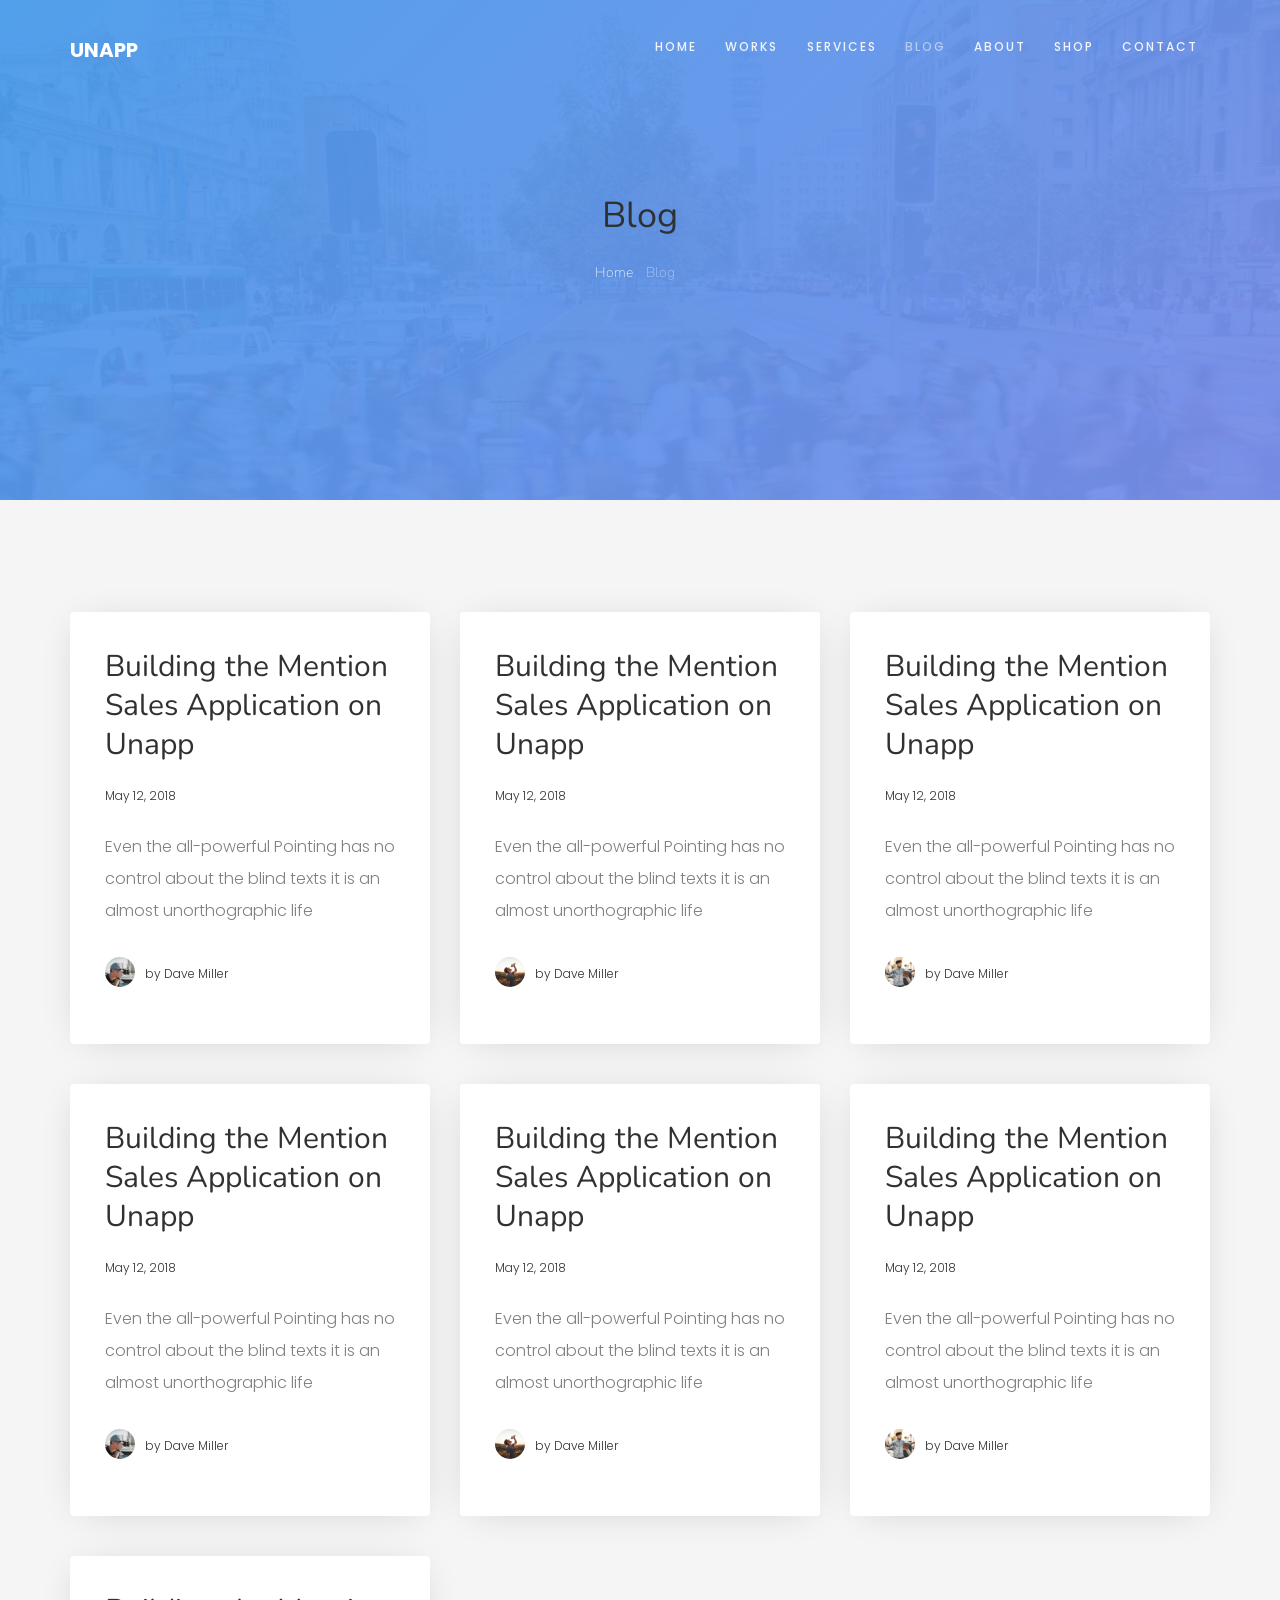
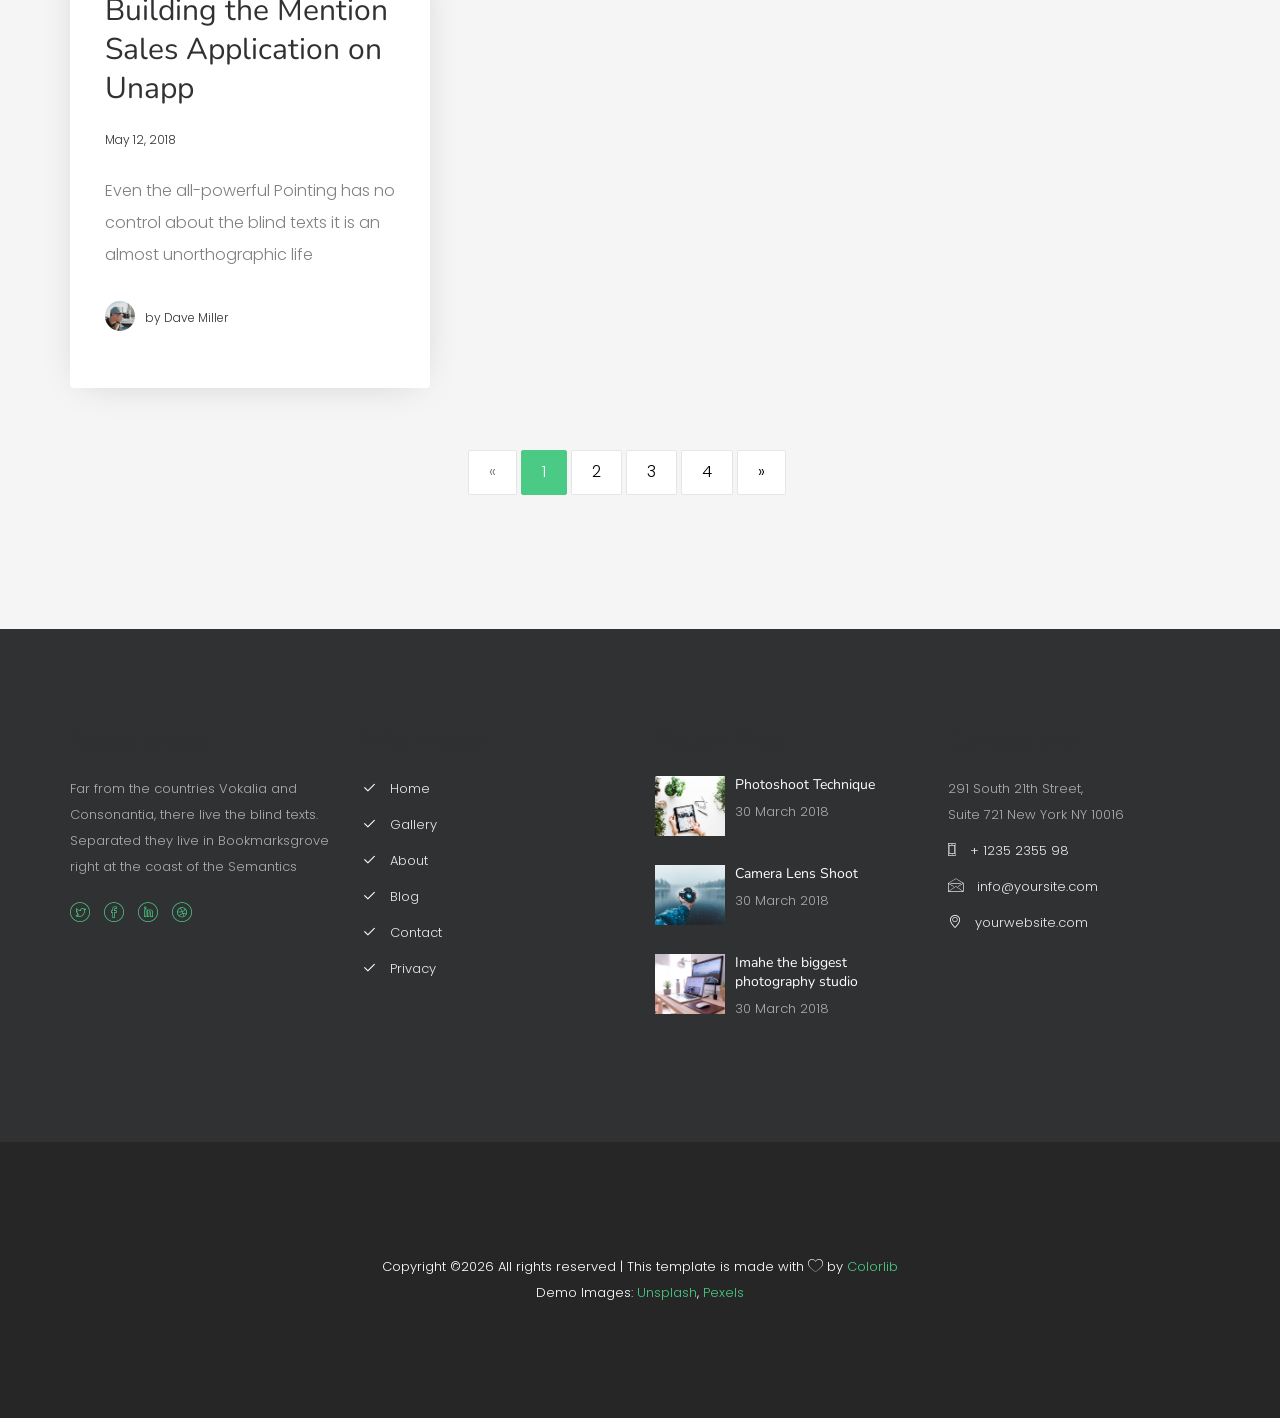
<file: blog.html>
<!DOCTYPE HTML>
<html lang="en">
	<head>
	<meta charset="utf-8">
	<meta http-equiv="X-UA-Compatible" content="IE=edge">
	<title>unapp Template</title>
	<meta name="viewport" content="width=device-width, initial-scale=1">
	<meta name="description" content="" />
	<meta name="keywords" content="" />
	<meta name="author" content="" />

	<meta property="og:title" content=""/>
	<meta property="og:image" content=""/>
	<meta property="og:url" content=""/>
	<meta property="og:site_name" content=""/>
	<meta property="og:description" content=""/>
	<meta name="twitter:title" content="" />
	<meta name="twitter:image" content="" />
	<meta name="twitter:url" content="" />
	<meta name="twitter:card" content="" />

	<link href="https://fonts.googleapis.com/css?family=Poppins:300,400,500,600" rel="stylesheet">
	<link href="https://fonts.googleapis.com/css?family=Nunito:200,300,400" rel="stylesheet">
	
	<link rel="stylesheet" href="css/animate.css">
	<link rel="stylesheet" href="css/icomoon.css">
	<link rel="stylesheet" href="css/bootstrap.css">

	<link rel="stylesheet" href="css/magnific-popup.css">

	<link rel="stylesheet" href="css/owl.carousel.min.css">
	<link rel="stylesheet" href="css/owl.theme.default.min.css">

	<link rel="stylesheet" href="css/style.css">

	<script src="js/modernizr-2.6.2.min.js"></script>

	</head>
	<body>
		
	<div class="colorlib-loader"></div>

	<div id="page">
		<nav class="colorlib-nav">
			<div class="top-menu">
				<div class="container">
					<div class="row">
						<div class="col-md-2">
							<div id="colorlib-logo"><a href="index.html">Unapp</a></div>
						</div>
						<div class="col-md-10 text-right menu-1">
							<ul>
								<li><a href="index.html">Home</a></li>
								<li class="has-dropdown">
									<a href="work.html">Works</a>
									<ul class="dropdown">
										<li><a href="work-grid.html">Works grid with text</a></li>
										<li><a href="work-grid-without-text.html">Works grid w/o text</a></li>
									</ul>
								</li>
								<li><a href="services.html">Services</a></li>
								<li class="active"><a href="blog.html">Blog</a></li>
								<li><a href="about.html">About</a></li>
								<li><a href="shop.html">Shop</a></li>
								<li><a href="contact.html">Contact</a></li>
							</ul>
						</div>
					</div>
				</div>
			</div>
		</nav>

		<section id="home" class="video-hero" style="height: 500px; background-image: url(images/cover_img_1.jpg);  background-size:cover; background-position: center center;background-attachment:fixed;" data-section="home">
		<div class="overlay"></div>
			<div class="display-t display-t2 text-center">
				<div class="display-tc display-tc2">
					<div class="container">
						<div class="col-md-12 col-md-offset-0">
							<div class="animate-box">
								<h1>Blog</h1>
								<p class="breadcrumbs"><span><a href="index.html">Home</a></span> <span>Blog</span></p>
							</div>
						</div>
					</div>
				</div>
			</div>
		</section>

		<div class="colorlib-blog">
			<div class="container">
				<div class="row">
					<div class="col-md-4 animate-box">
						<article>
							<h2><a href="#">Building the Mention Sales Application on Unapp</a></h2>
							<p class="admin"><span>May 12, 2018</span></p>
							<p>Even the all-powerful Pointing has no control about the blind texts it is an almost unorthographic life</p>
							<p class="author-wrap"><a href="#" class="author-img" style="background-image: url(images/person1.jpg);"></a> <a href="#" class="author">by Dave Miller</a></p>
						</article>
					</div>
					<div class="col-md-4 animate-box">
						<article>
							<h2><a href="#">Building the Mention Sales Application on Unapp</a></h2>
							<p class="admin"><span>May 12, 2018</span></p>
							<p>Even the all-powerful Pointing has no control about the blind texts it is an almost unorthographic life</p>
							<p class="author-wrap"><a href="#" class="author-img" style="background-image: url(images/person2.jpg);"></a> <a href="#" class="author">by Dave Miller</a></p>
						</article>
					</div>
					<div class="col-md-4 animate-box">
						<article>
							<h2><a href="#">Building the Mention Sales Application on Unapp</a></h2>
							<p class="admin"><span>May 12, 2018</span></p>
							<p>Even the all-powerful Pointing has no control about the blind texts it is an almost unorthographic life</p>
							<p class="author-wrap"><a href="#" class="author-img" style="background-image: url(images/person3.jpg);"></a> <a href="#" class="author">by Dave Miller</a></p>
						</article>
					</div>
				</div>

				<div class="row">
					<div class="col-md-4 animate-box">
						<article>
							<h2><a href="#">Building the Mention Sales Application on Unapp</a></h2>
							<p class="admin"><span>May 12, 2018</span></p>
							<p>Even the all-powerful Pointing has no control about the blind texts it is an almost unorthographic life</p>
							<p class="author-wrap"><a href="#" class="author-img" style="background-image: url(images/person1.jpg);"></a> <a href="#" class="author">by Dave Miller</a></p>
						</article>
					</div>
					<div class="col-md-4 animate-box">
						<article>
							<h2><a href="#">Building the Mention Sales Application on Unapp</a></h2>
							<p class="admin"><span>May 12, 2018</span></p>
							<p>Even the all-powerful Pointing has no control about the blind texts it is an almost unorthographic life</p>
							<p class="author-wrap"><a href="#" class="author-img" style="background-image: url(images/person2.jpg);"></a> <a href="#" class="author">by Dave Miller</a></p>
						</article>
					</div>
					<div class="col-md-4 animate-box">
						<article>
							<h2><a href="#">Building the Mention Sales Application on Unapp</a></h2>
							<p class="admin"><span>May 12, 2018</span></p>
							<p>Even the all-powerful Pointing has no control about the blind texts it is an almost unorthographic life</p>
							<p class="author-wrap"><a href="#" class="author-img" style="background-image: url(images/person3.jpg);"></a> <a href="#" class="author">by Dave Miller</a></p>
						</article>
					</div>
				</div>

				<div class="row">
					<div class="col-md-4 animate-box">
						<article>
							<h2><a href="#">Building the Mention Sales Application on Unapp</a></h2>
							<p class="admin"><span>May 12, 2018</span></p>
							<p>Even the all-powerful Pointing has no control about the blind texts it is an almost unorthographic life</p>
							<p class="author-wrap"><a href="#" class="author-img" style="background-image: url(images/person1.jpg);"></a> <a href="#" class="author">by Dave Miller</a></p>
						</article>
					</div>
					<div class="col-md-4 animate-box">
						<article>
							<h2><a href="#">Building the Mention Sales Application on Unapp</a></h2>
							<p class="admin"><span>May 12, 2018</span></p>
							<p>Even the all-powerful Pointing has no control about the blind texts it is an almost unorthographic life</p>
							<p class="author-wrap"><a href="#" class="author-img" style="background-image: url(images/person2.jpg);"></a> <a href="#" class="author">by Dave Miller</a></p>
						</article>
					</div>
					<div class="col-md-4 animate-box">
						<article>
							<h2><a href="#">Building the Mention Sales Application on Unapp</a></h2>
							<p class="admin"><span>May 12, 2018</span></p>
							<p>Even the all-powerful Pointing has no control about the blind texts it is an almost unorthographic life</p>
							<p class="author-wrap"><a href="#" class="author-img" style="background-image: url(images/person3.jpg);"></a> <a href="#" class="author">by Dave Miller</a></p>
						</article>
					</div>
				</div>

				<div class="row">
					<div class="col-md-12 text-center">
						<ul class="pagination">
							<li class="disabled"><a href="#">&laquo;</a></li>
							<li class="active"><a href="#">1</a></li>
							<li><a href="#">2</a></li>
							<li><a href="#">3</a></li>
							<li><a href="#">4</a></li>
							<li><a href="#">&raquo;</a></li>
						</ul>
					</div>
				</div>
			</div>
		</div>

		<footer id="colorlib-footer">
			<div class="container">
				<div class="row row-pb-md">
					<div class="col-md-3 colorlib-widget">
						<h3>About unapp</h3>
						<p>Far from the countries Vokalia and Consonantia, there live the blind texts. Separated they live in Bookmarksgrove right at the coast of the Semantics</p>
							<ul class="colorlib-social-icons">
								<li><a href="#"><i class="icon-twitter"></i></a></li>
								<li><a href="#"><i class="icon-facebook"></i></a></li>
								<li><a href="#"><i class="icon-linkedin"></i></a></li>
								<li><a href="#"><i class="icon-dribbble"></i></a></li>
							</ul>
					</div>
					<div class="col-md-3 colorlib-widget">
						<h3>Information</h3>
							<ul class="colorlib-footer-links">
								<li><a href="#"><i class="icon-check"></i> Home</a></li>
								<li><a href="#"><i class="icon-check"></i> Gallery</a></li>
								<li><a href="#"><i class="icon-check"></i> About</a></li>
								<li><a href="#"><i class="icon-check"></i> Blog</a></li>
								<li><a href="#"><i class="icon-check"></i> Contact</a></li>
								<li><a href="#"><i class="icon-check"></i> Privacy</a></li>
							</ul>
					</div>

					<div class="col-md-3 colorlib-widget">
						<h3>Recent Blog</h3>
						<div class="f-blog">
							<a href="blog.html" class="blog-img" style="background-image: url(images/blog-1.jpg);">
							</a>
							<div class="desc">
								<h2><a href="blog.html">Photoshoot Technique</a></h2>
								<p class="admin"><span>30 March 2018</span></p>
							</div>
						</div>
						<div class="f-blog">
							<a href="blog.html" class="blog-img" style="background-image: url(images/blog-2.jpg);">
							</a>
							<div class="desc">
								<h2><a href="blog.html">Camera Lens Shoot</a></h2>
								<p class="admin"><span>30 March 2018</span></p>
							</div>
						</div>
						<div class="f-blog">
							<a href="blog.html" class="blog-img" style="background-image: url(images/blog-3.jpg);">
							</a>
							<div class="desc">
								<h2><a href="blog.html">Imahe the biggest photography studio</a></h2>
								<p class="admin"><span>30 March 2018</span></p>
							</div>
						</div>
					</div>

					<div class="col-md-3 colorlib-widget">
						<h3>Contact Info</h3>
						<ul class="colorlib-footer-links">
							<li>291 South 21th Street, <br> Suite 721 New York NY 10016</li>
							<li><a href="tel://1234567920"><i class="icon-phone"></i> + 1235 2355 98</a></li>
							<li><a href="mailto:info@yoursite.com"><i class="icon-envelope"></i> info@yoursite.com</a></li>
							<li><a href="#"><i class="icon-location4"></i> yourwebsite.com</a></li>
						</ul>
					</div>
				</div>
			</div>
			<div class="copy">
				<div class="container">
					<div class="row">
						<div class="col-md-12 text-center">
							<p>
Copyright &copy;<script>document.write(new Date().getFullYear());</script> All rights reserved | This template is made with <i class="icon-heart" aria-hidden="true"></i> by <a href="https://colorlib.com" target="_blank">Colorlib</a>
<br> 
								Demo Images: <a href="http://unsplash.co/" target="_blank">Unsplash</a>, <a href="http://pexels.com/" target="_blank">Pexels</a>
							</p>
						</div>
					</div>
				</div>
			</div>
		</footer>
	</div>

	<div class="gototop js-top">
		<a href="#" class="js-gotop"><i class="icon-arrow-up2"></i></a>
	</div>
	
	<script src="js/jquery.min.js"></script>
	<script src="js/jquery.easing.1.3.js"></script>
	<script src="js/bootstrap.min.js"></script>
	<script src="js/jquery.waypoints.min.js"></script>
	<script src="js/jquery.stellar.min.js"></script>
	<script src="js/jquery.mb.YTPlayer.min.js"></script>
	<script src="js/owl.carousel.min.js"></script>
	<script src="js/jquery.magnific-popup.min.js"></script>
	<script src="js/magnific-popup-options.js"></script>
	<script src="js/jquery.countTo.js"></script>
	<script src="js/main.js"></script>

	</body>
</html>
</file>
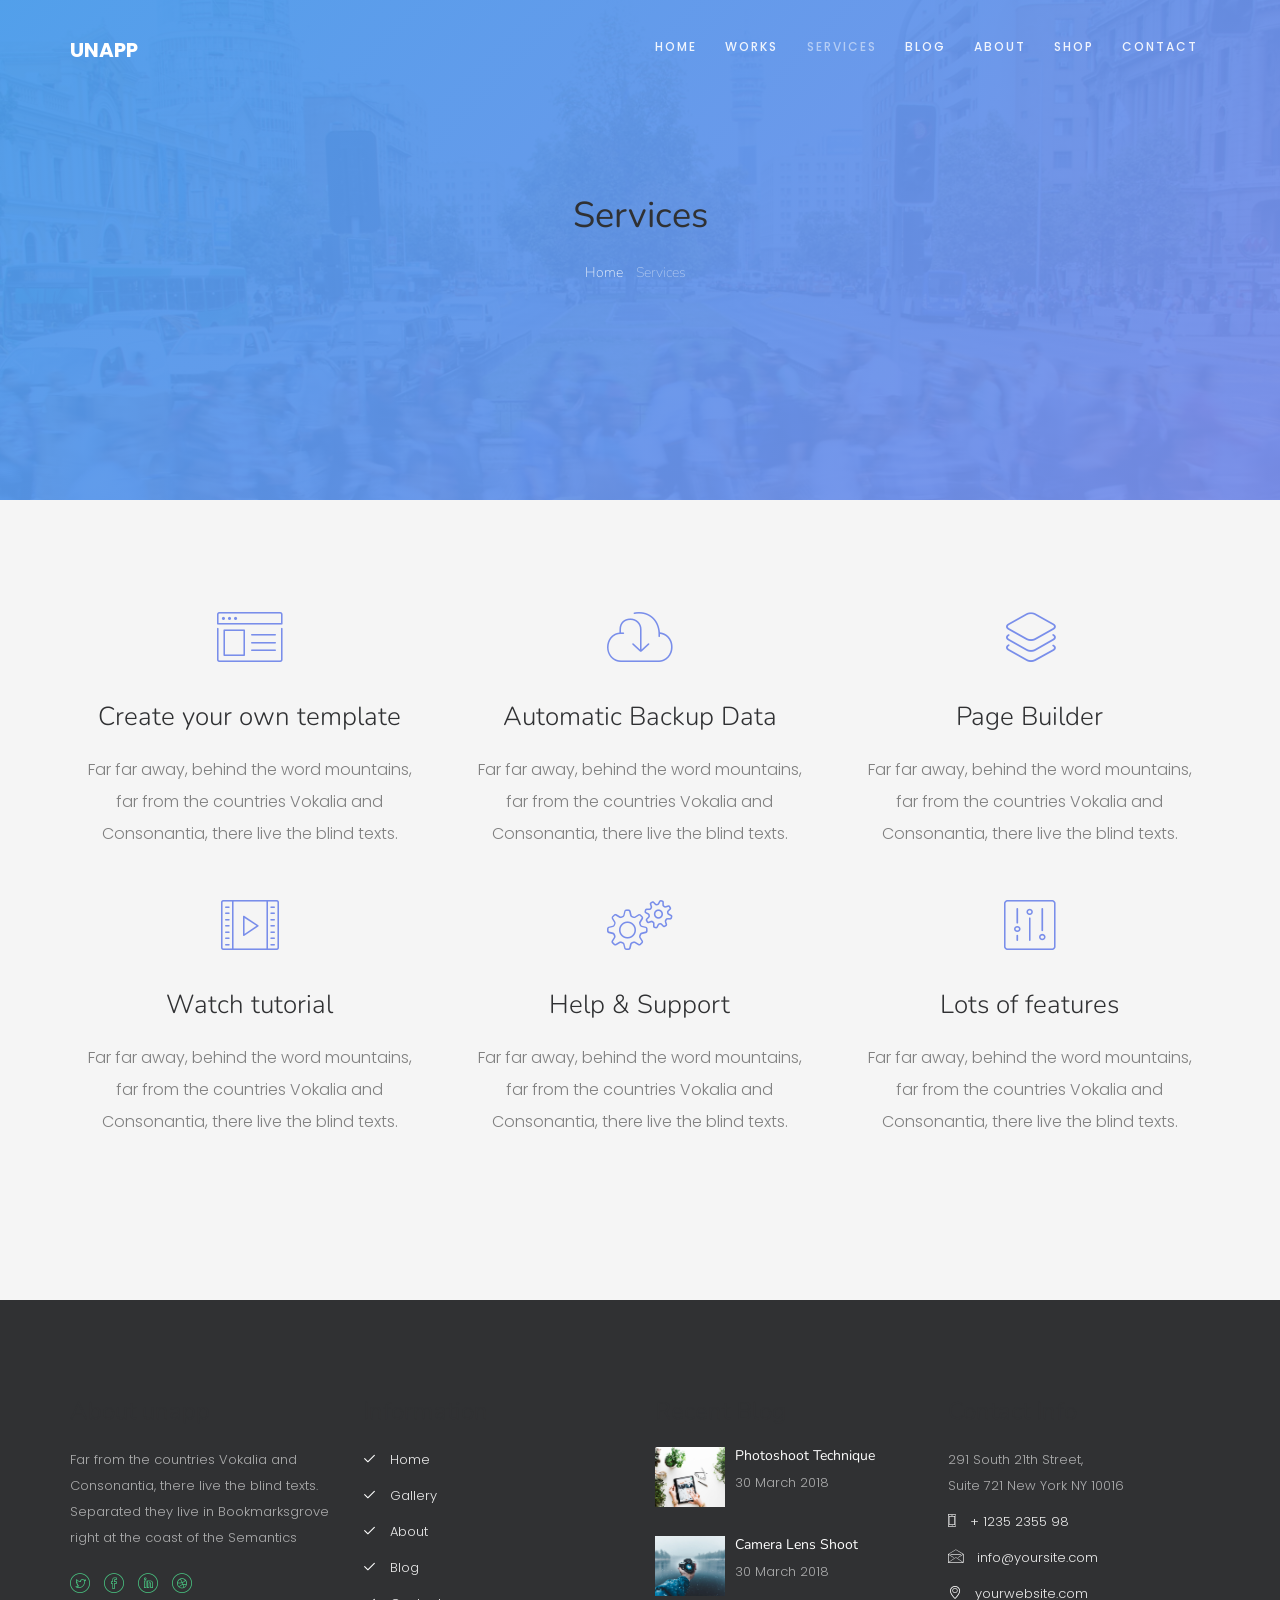
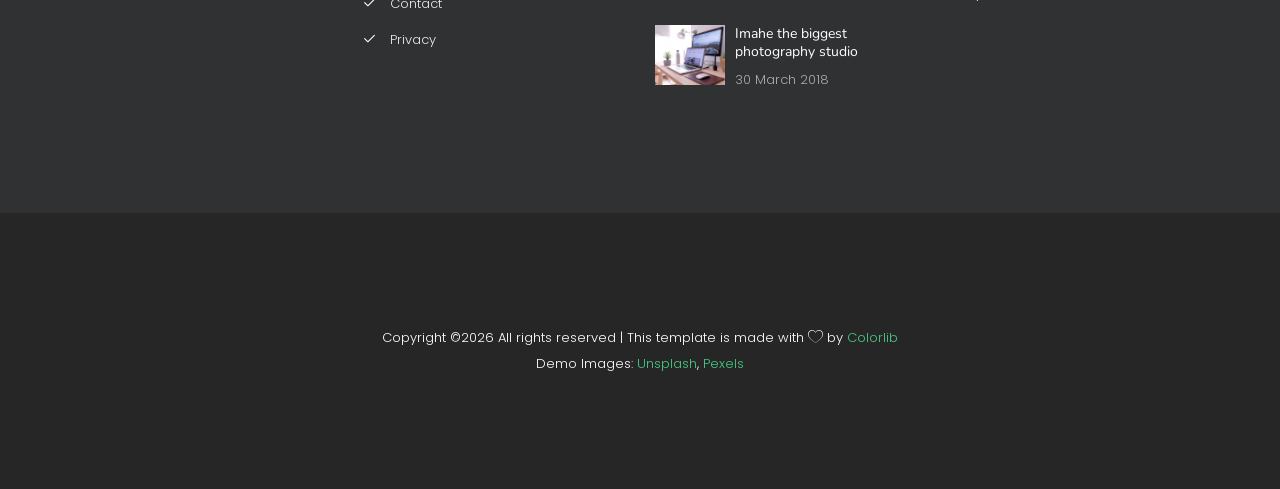
<file: services.html>
<!DOCTYPE HTML>
<html lang="en">
	<head>
	<meta charset="utf-8">
	<meta http-equiv="X-UA-Compatible" content="IE=edge">
	<title>unapp Template</title>
	<meta name="viewport" content="width=device-width, initial-scale=1">
	<meta name="description" content="" />
	<meta name="keywords" content="" />
	<meta name="author" content="" />

	<meta property="og:title" content=""/>
	<meta property="og:image" content=""/>
	<meta property="og:url" content=""/>
	<meta property="og:site_name" content=""/>
	<meta property="og:description" content=""/>
	<meta name="twitter:title" content="" />
	<meta name="twitter:image" content="" />
	<meta name="twitter:url" content="" />
	<meta name="twitter:card" content="" />

	<link href="https://fonts.googleapis.com/css?family=Poppins:300,400,500,600" rel="stylesheet">
	<link href="https://fonts.googleapis.com/css?family=Nunito:200,300,400" rel="stylesheet">
	
	<link rel="stylesheet" href="css/animate.css">
	<link rel="stylesheet" href="css/icomoon.css">
	<link rel="stylesheet" href="css/bootstrap.css">

	<link rel="stylesheet" href="css/magnific-popup.css">

	<link rel="stylesheet" href="css/owl.carousel.min.css">
	<link rel="stylesheet" href="css/owl.theme.default.min.css">

	<link rel="stylesheet" href="css/style.css">

	<script src="js/modernizr-2.6.2.min.js"></script>

	</head>
	<body>
		
	<div class="colorlib-loader"></div>

	<div id="page">
		<nav class="colorlib-nav">
			<div class="top-menu">
				<div class="container">
					<div class="row">
						<div class="col-md-2">
							<div id="colorlib-logo"><a href="index.html">Unapp</a></div>
						</div>
						<div class="col-md-10 text-right menu-1">
							<ul>
								<li><a href="index.html">Home</a></li>
								<li class="has-dropdown">
									<a href="work.html">Works</a>
									<ul class="dropdown">
										<li><a href="work-grid.html">Works grid with text</a></li>
										<li><a href="work-grid-without-text.html">Works grid w/o text</a></li>
									</ul>
								</li>
								<li class="active"><a href="services.html">Services</a></li>
								<li><a href="blog.html">Blog</a></li>
								<li><a href="about.html">About</a></li>
								<li><a href="shop.html">Shop</a></li>
								<li><a href="contact.html">Contact</a></li>
							</ul>
						</div>
					</div>
				</div>
			</div>
		</nav>

		<section id="home" class="video-hero" style="height: 500px; background-image: url(images/cover_img_1.jpg);  background-size:cover; background-position: center center;background-attachment:fixed;" data-section="home">
		<div class="overlay"></div>
			<div class="display-t display-t2 text-center">
				<div class="display-tc display-tc2">
					<div class="container">
						<div class="col-md-12 col-md-offset-0">
							<div class="animate-box">
								<h1>Services</h1>
								<p class="breadcrumbs"><span><a href="index.html">Home</a></span> <span>Services</span></p>
							</div>
						</div>
					</div>
				</div>
			</div>
		</section>

		<div class="colorlib-services">
			<div class="container">
				<div class="row">
					<div class="col-md-4 text-center animate-box">
						<div class="services">
							<span class="icon">
								<i class="icon-browser"></i>
							</span>
							<div class="desc">
								<h3>Create your own template</h3>
								<p>Far far away, behind the word mountains, far from the countries Vokalia and Consonantia, there live the blind texts.</p>
							</div>
						</div>
					</div>
					<div class="col-md-4 text-center animate-box">
						<div class="services">
							<span class="icon">
								<i class="icon-download"></i>
							</span>
							<div class="desc">
								<h3>Automatic Backup Data</h3>
								<p>Far far away, behind the word mountains, far from the countries Vokalia and Consonantia, there live the blind texts.</p>
							</div>
						</div>
					</div>
					<div class="col-md-4 text-center animate-box">
						<div class="services">
							<span class="icon">
								<i class="icon-layers"></i>
							</span>
							<div class="desc">
								<h3>Page Builder</h3>
								<p>Far far away, behind the word mountains, far from the countries Vokalia and Consonantia, there live the blind texts.</p>
							</div>
						</div>
					</div>
					<div class="col-md-4 text-center animate-box">
						<div class="services">
							<span class="icon">
								<i class="icon-video"></i>
							</span>
							<div class="desc">
								<h3>Watch tutorial</h3>
								<p>Far far away, behind the word mountains, far from the countries Vokalia and Consonantia, there live the blind texts.</p>
							</div>
						</div>
					</div>
					<div class="col-md-4 text-center animate-box">
						<div class="services">
							<span class="icon">
								<i class="icon-gears"></i>
							</span>
							<div class="desc">
								<h3>Help &amp; Support</h3>
								<p>Far far away, behind the word mountains, far from the countries Vokalia and Consonantia, there live the blind texts.</p>
							</div>
						</div>
					</div>
					<div class="col-md-4 text-center animate-box">
						<div class="services">
							<span class="icon">
								<i class="icon-adjustments"></i>
							</span>
							<div class="desc">
								<h3>Lots of features</h3>
								<p>Far far away, behind the word mountains, far from the countries Vokalia and Consonantia, there live the blind texts.</p>
							</div>
						</div>
					</div>
				</div>
			</div>
		</div>

		<footer id="colorlib-footer">
			<div class="container">
				<div class="row row-pb-md">
					<div class="col-md-3 colorlib-widget">
						<h3>About unapp</h3>
						<p>Far from the countries Vokalia and Consonantia, there live the blind texts. Separated they live in Bookmarksgrove right at the coast of the Semantics</p>
							<ul class="colorlib-social-icons">
								<li><a href="#"><i class="icon-twitter"></i></a></li>
								<li><a href="#"><i class="icon-facebook"></i></a></li>
								<li><a href="#"><i class="icon-linkedin"></i></a></li>
								<li><a href="#"><i class="icon-dribbble"></i></a></li>
							</ul>
					</div>
					<div class="col-md-3 colorlib-widget">
						<h3>Information</h3>
							<ul class="colorlib-footer-links">
								<li><a href="#"><i class="icon-check"></i> Home</a></li>
								<li><a href="#"><i class="icon-check"></i> Gallery</a></li>
								<li><a href="#"><i class="icon-check"></i> About</a></li>
								<li><a href="#"><i class="icon-check"></i> Blog</a></li>
								<li><a href="#"><i class="icon-check"></i> Contact</a></li>
								<li><a href="#"><i class="icon-check"></i> Privacy</a></li>
							</ul>
					</div>

					<div class="col-md-3 colorlib-widget">
						<h3>Recent Blog</h3>
						<div class="f-blog">
							<a href="blog.html" class="blog-img" style="background-image: url(images/blog-1.jpg);">
							</a>
							<div class="desc">
								<h2><a href="blog.html">Photoshoot Technique</a></h2>
								<p class="admin"><span>30 March 2018</span></p>
							</div>
						</div>
						<div class="f-blog">
							<a href="blog.html" class="blog-img" style="background-image: url(images/blog-2.jpg);">
							</a>
							<div class="desc">
								<h2><a href="blog.html">Camera Lens Shoot</a></h2>
								<p class="admin"><span>30 March 2018</span></p>
							</div>
						</div>
						<div class="f-blog">
							<a href="blog.html" class="blog-img" style="background-image: url(images/blog-3.jpg);">
							</a>
							<div class="desc">
								<h2><a href="blog.html">Imahe the biggest photography studio</a></h2>
								<p class="admin"><span>30 March 2018</span></p>
							</div>
						</div>
					</div>

					<div class="col-md-3 colorlib-widget">
						<h3>Contact Info</h3>
						<ul class="colorlib-footer-links">
							<li>291 South 21th Street, <br> Suite 721 New York NY 10016</li>
							<li><a href="tel://1234567920"><i class="icon-phone"></i> + 1235 2355 98</a></li>
							<li><a href="mailto:info@yoursite.com"><i class="icon-envelope"></i> info@yoursite.com</a></li>
							<li><a href="#"><i class="icon-location4"></i> yourwebsite.com</a></li>
						</ul>
					</div>
				</div>
			</div>
			<div class="copy">
				<div class="container">
					<div class="row">
						<div class="col-md-12 text-center">
							<p>
Copyright &copy;<script>document.write(new Date().getFullYear());</script> All rights reserved | This template is made with <i class="icon-heart" aria-hidden="true"></i> by <a href="https://colorlib.com" target="_blank">Colorlib</a>
<br> 
								Demo Images: <a href="http://unsplash.co/" target="_blank">Unsplash</a>, <a href="http://pexels.com/" target="_blank">Pexels</a>
							</p>
						</div>
					</div>
				</div>
			</div>
		</footer>
	</div>

	<div class="gototop js-top">
		<a href="#" class="js-gotop"><i class="icon-arrow-up2"></i></a>
	</div>
	
	<script src="js/jquery.min.js"></script>
	<script src="js/jquery.easing.1.3.js"></script>
	<script src="js/bootstrap.min.js"></script>
	<script src="js/jquery.waypoints.min.js"></script>
	<script src="js/jquery.stellar.min.js"></script>
	<script src="js/jquery.mb.YTPlayer.min.js"></script>
	<script src="js/owl.carousel.min.js"></script>
	<script src="js/jquery.magnific-popup.min.js"></script>
	<script src="js/magnific-popup-options.js"></script>
	<script src="js/jquery.countTo.js"></script>

	<script src="js/main.js"></script>

	</body>
</html>
</file>
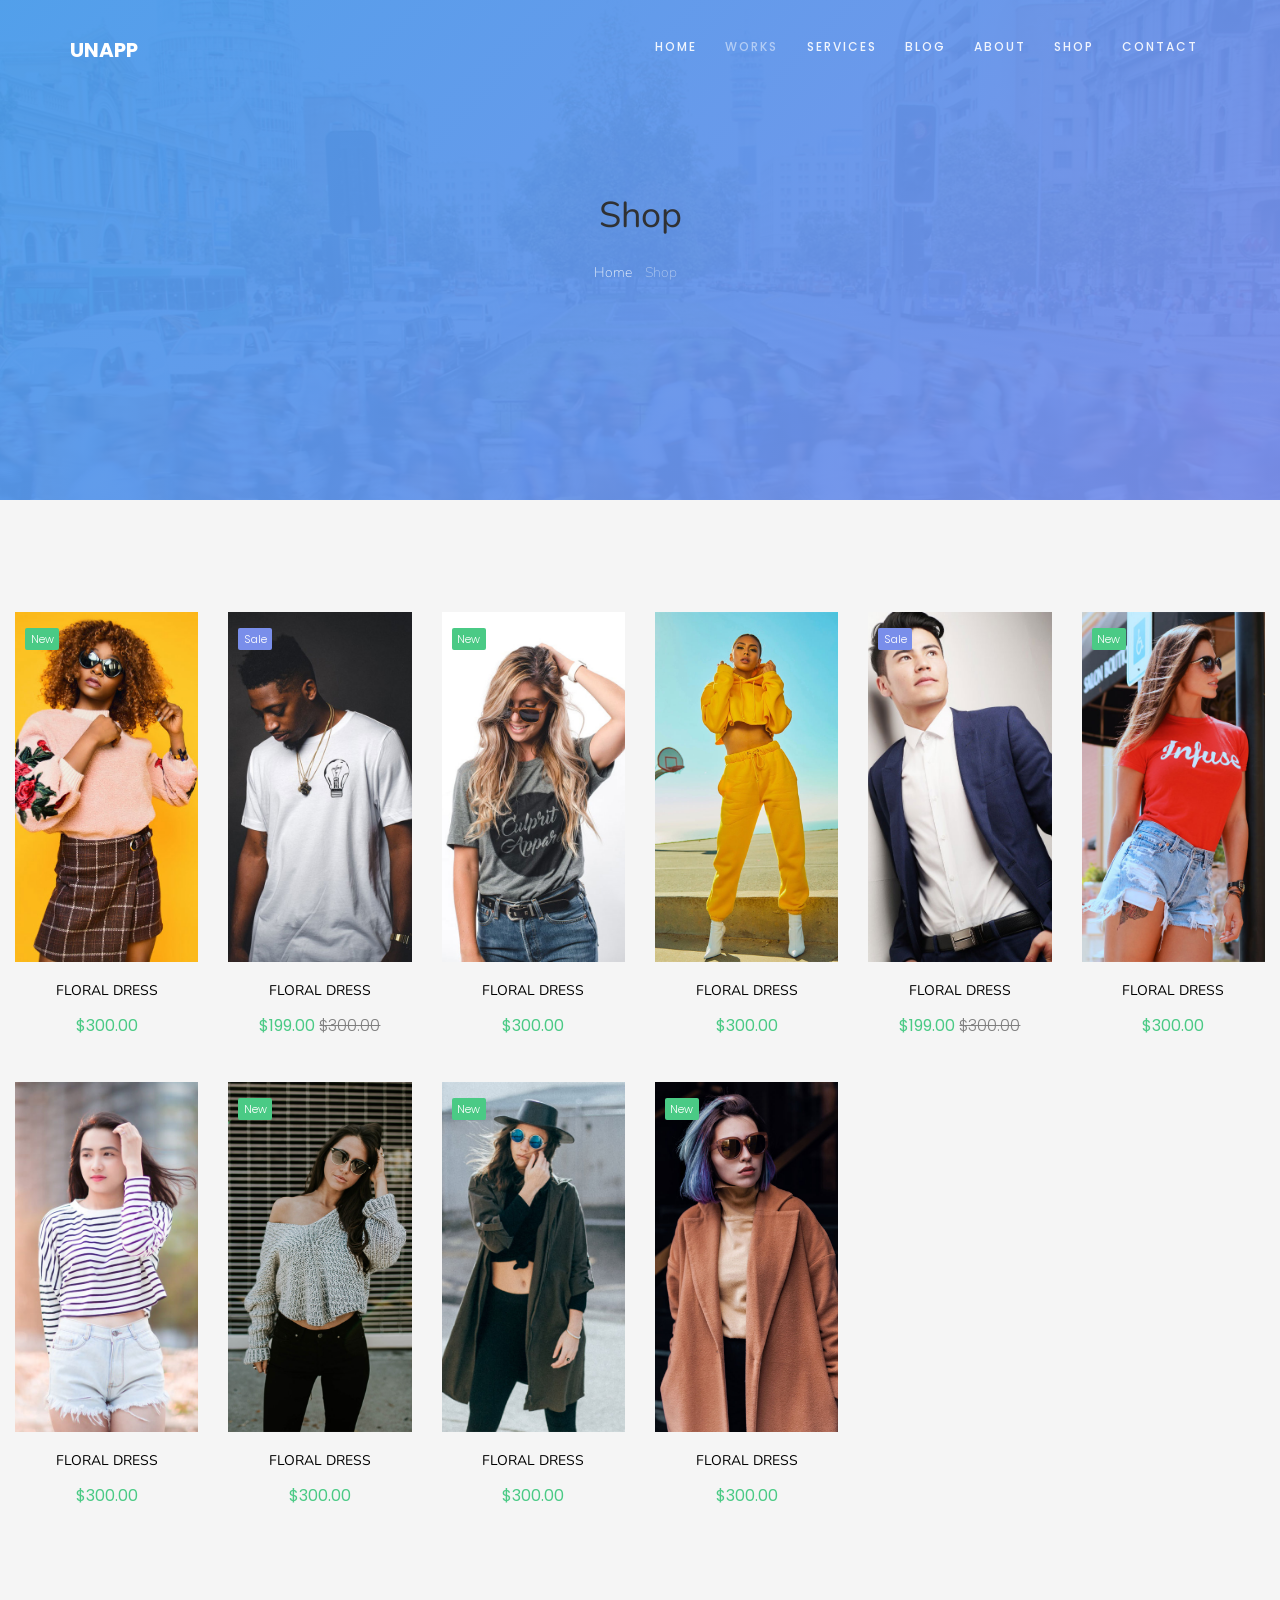
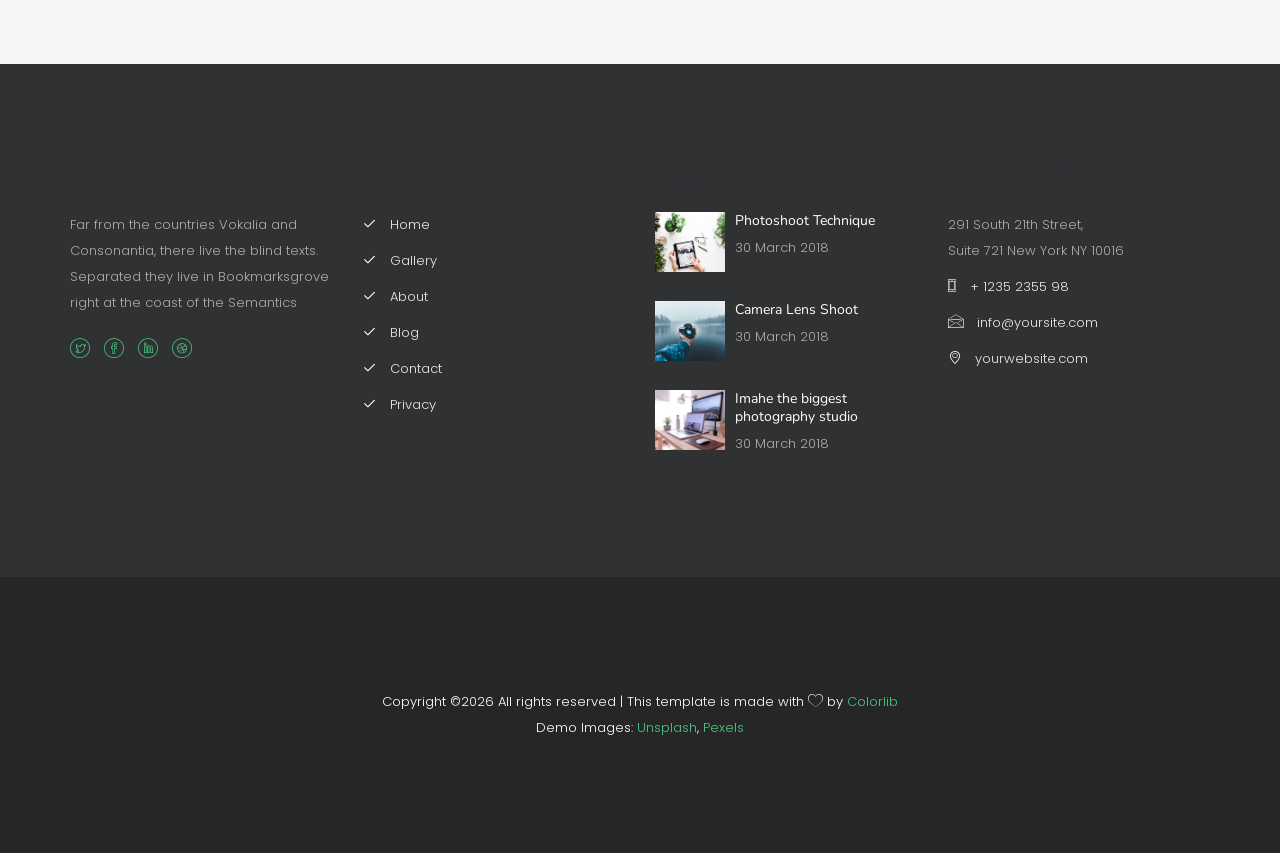
<file: shop.html>
<!DOCTYPE HTML>
<html lang="en">
	<head>
	<meta charset="utf-8">
	<meta http-equiv="X-UA-Compatible" content="IE=edge">
	<title>unapp Template</title>
	<meta name="viewport" content="width=device-width, initial-scale=1">
	<meta name="description" content="" />
	<meta name="keywords" content="" />
	<meta name="author" content="" />

	<meta property="og:title" content=""/>
	<meta property="og:image" content=""/>
	<meta property="og:url" content=""/>
	<meta property="og:site_name" content=""/>
	<meta property="og:description" content=""/>
	<meta name="twitter:title" content="" />
	<meta name="twitter:image" content="" />
	<meta name="twitter:url" content="" />
	<meta name="twitter:card" content="" />

	<link href="https://fonts.googleapis.com/css?family=Poppins:300,400,500,600" rel="stylesheet">
	<link href="https://fonts.googleapis.com/css?family=Nunito:200,300,400" rel="stylesheet">
	
	<link rel="stylesheet" href="css/animate.css">
	<link rel="stylesheet" href="css/icomoon.css">
	<link rel="stylesheet" href="css/bootstrap.css">

	<link rel="stylesheet" href="css/magnific-popup.css">

	<link rel="stylesheet" href="css/owl.carousel.min.css">
	<link rel="stylesheet" href="css/owl.theme.default.min.css">

	<link rel="stylesheet" href="css/style.css">

	<script src="js/modernizr-2.6.2.min.js"></script>

	</head>
	<body>
		
	<div class="colorlib-loader"></div>

	<div id="page">
		<nav class="colorlib-nav">
			<div class="top-menu">
				<div class="container">
					<div class="row">
						<div class="col-md-2">
							<div id="colorlib-logo"><a href="index.html">Unapp</a></div>
						</div>
						<div class="col-md-10 text-right menu-1">
							<ul>
								<li><a href="index.html">Home</a></li>
								<li class="has-dropdown active">
									<a href="work.html">Works</a>
									<ul class="dropdown">
										<li><a href="work-grid.html">Works grid with text</a></li>
										<li><a href="work-grid-without-text.html">Works grid w/o text</a></li>
									</ul>
								</li>
								<li><a href="services.html">Services</a></li>
								<li><a href="blog.html">Blog</a></li>
								<li><a href="about.html">About</a></li>
								<li><a href="shop.html">Shop</a></li>
								<li><a href="contact.html">Contact</a></li>
							</ul>
						</div>
					</div>
				</div>
			</div>
		</nav>

		<section id="home" class="video-hero" style="height: 500px; background-image: url(images/cover_img_1.jpg);  background-size:cover; background-position: center center;background-attachment:fixed;" data-section="home">
		<div class="overlay"></div>
			<div class="display-t display-t2 text-center">
				<div class="display-tc display-tc2">
					<div class="container">
						<div class="col-md-12 col-md-offset-0">
							<div class="animate-box">
								<h1>Shop</h1>
								<p class="breadcrumbs"><span><a href="index.html">Home</a></span> <span>Shop</span></p>
							</div>
						</div>
					</div>
				</div>
			</div>
		</section>

		<div class="colorlib-shop">
			<div class="container-fluid">
				<div class="row">
					<div class="col-md-2 col-sm-3 col-xs-6 text-center animate-box">
						<div class="product-entry">
							<div class="product-img" style="background-image: url(images/item-5.jpg);">
								<p class="tag"><span class="new">New</span></p>
								<div class="cart">
									<p>
										<span class="addtocart"><a href="#"><i class="icon-cart"></i></a></span> 
										<span><a href="#"><i class="icon-eye"></i></a></span> 
										<span><a href="#"><i class="icon-heart3"></i></a></span>
										<span><a href="#"><i class="icon-pie-chart"></i></a></span>
									</p>
								</div>
							</div>
							<div class="desc">
								<h3><a href="product-detail.html">Floral Dress</a></h3>
								<p class="price"><span>$300.00</span></p>
							</div>
						</div>
					</div>
					<div class="col-md-2 col-sm-3 col-xs-6 text-center animate-box">
						<div class="product-entry">
							<div class="product-img" style="background-image: url(images/item-6.jpg);">
								<p class="tag"><span class="sale">Sale</span></p>
								<div class="cart">
									<p>
										<span class="addtocart"><a href="#"><i class="icon-cart"></i></a></span> 
										<span><a href="#"><i class="icon-eye"></i></a></span> 
										<span><a href="#"><i class="icon-heart3"></i></a></span>
										<span><a href="#"><i class="icon-pie-chart"></i></a></span>
									</p>
								</div>
							</div>
							<div class="desc">
								<h3><a href="product-detail.html">Floral Dress</a></h3>
								<p class="price"><span>$199.00</span> <span class="sale">$300.00</span> </p>
							</div>
						</div>
					</div>
					<div class="col-md-2 col-sm-3 col-xs-6 text-center animate-box">
						<div class="product-entry">
							<div class="product-img" style="background-image: url(images/item-7.jpg);">
								<p class="tag"><span class="new">New</span></p>
								<div class="cart">
									<p>
										<span class="addtocart"><a href="#"><i class="icon-cart"></i></a></span> 
										<span><a href="#"><i class="icon-eye"></i></a></span> 
										<span><a href="#"><i class="icon-heart3"></i></a></span>
										<span><a href="#"><i class="icon-pie-chart"></i></a></span>
									</p>
								</div>
							</div>
							<div class="desc">
								<h3><a href="product-detail.html">Floral Dress</a></h3>
								<p class="price"><span>$300.00</span></p>
							</div>
						</div>
					</div>
					<div class="col-md-2 col-sm-3 col-xs-6 text-center animate-box">
						<div class="product-entry">
							<div class="product-img" style="background-image: url(images/item-8.jpg);">
								<div class="cart">
									<p>
										<span class="addtocart"><a href="#"><i class="icon-cart"></i></a></span> 
										<span><a href="#"><i class="icon-eye"></i></a></span> 
										<span><a href="#"><i class="icon-heart3"></i></a></span>
										<span><a href="#"><i class="icon-pie-chart"></i></a></span>
									</p>
								</div>
							</div>
							<div class="desc">
								<h3><a href="product-detail.html">Floral Dress</a></h3>
								<p class="price"><span>$300.00</span></p>
							</div>
						</div>
					</div>
					<div class="col-md-2 col-sm-3 col-xs-6 text-center animate-box">
						<div class="product-entry">
							<div class="product-img" style="background-image: url(images/item-9.jpg);">
								<p class="tag"><span class="sale">Sale</span></p>
								<div class="cart">
									<p>
										<span class="addtocart"><a href="#"><i class="icon-cart"></i></a></span> 
										<span><a href="#"><i class="icon-eye"></i></a></span> 
										<span><a href="#"><i class="icon-heart3"></i></a></span>
										<span><a href="#"><i class="icon-pie-chart"></i></a></span>
									</p>
								</div>
							</div>
							<div class="desc">
								<h3><a href="product-detail.html">Floral Dress</a></h3>
								<p class="price"><span>$199.00</span> <span class="sale">$300.00</span> </p>
							</div>
						</div>
					</div>
					<div class="col-md-2 col-sm-3 col-xs-6 text-center animate-box">
						<div class="product-entry">
							<div class="product-img" style="background-image: url(images/item-10.jpg);">
								<p class="tag"><span class="new">New</span></p>
								<div class="cart">
									<p>
										<span class="addtocart"><a href="#"><i class="icon-cart"></i></a></span> 
										<span><a href="#"><i class="icon-eye"></i></a></span> 
										<span><a href="#"><i class="icon-heart3"></i></a></span>
										<span><a href="#"><i class="icon-pie-chart"></i></a></span>
									</p>
								</div>
							</div>
							<div class="desc">
								<h3><a href="product-detail.html">Floral Dress</a></h3>
								<p class="price"><span>$300.00</span></p>
							</div>
						</div>
					</div>
					<div class="col-md-2 col-sm-3 col-xs-6 text-center animate-box">
						<div class="product-entry">
							<div class="product-img" style="background-image: url(images/item-11.jpg);">
								<div class="cart">
									<p>
										<span class="addtocart"><a href="#"><i class="icon-cart"></i></a></span> 
										<span><a href="#"><i class="icon-eye"></i></a></span> 
										<span><a href="#"><i class="icon-heart3"></i></a></span>
										<span><a href="#"><i class="icon-pie-chart"></i></a></span>
									</p>
								</div>
							</div>
							<div class="desc">
								<h3><a href="product-detail.html">Floral Dress</a></h3>
								<p class="price"><span>$300.00</span></p>
							</div>
						</div>
					</div>
					<div class="col-md-2 col-sm-3 col-xs-6 text-center animate-box">
						<div class="product-entry">
							<div class="product-img" style="background-image: url(images/item-12.jpg);">
								<p class="tag"><span class="new">New</span></p>
								<div class="cart">
									<p>
										<span class="addtocart"><a href="#"><i class="icon-cart"></i></a></span> 
										<span><a href="#"><i class="icon-eye"></i></a></span> 
										<span><a href="#"><i class="icon-heart3"></i></a></span>
										<span><a href="#"><i class="icon-pie-chart"></i></a></span>
									</p>
								</div>
							</div>
							<div class="desc">
								<h3><a href="product-detail.html">Floral Dress</a></h3>
								<p class="price"><span>$300.00</span></p>
							</div>
						</div>
					</div>
					<div class="col-md-2 col-sm-3 col-xs-6 text-center animate-box">
						<div class="product-entry">
							<div class="product-img" style="background-image: url(images/item-13.jpg);">
								<p class="tag"><span class="new">New</span></p>
								<div class="cart">
									<p>
										<span class="addtocart"><a href="#"><i class="icon-cart"></i></a></span> 
										<span><a href="#"><i class="icon-eye"></i></a></span> 
										<span><a href="#"><i class="icon-heart3"></i></a></span>
										<span><a href="#"><i class="icon-pie-chart"></i></a></span>
									</p>
								</div>
							</div>
							<div class="desc">
								<h3><a href="product-detail.html">Floral Dress</a></h3>
								<p class="price"><span>$300.00</span></p>
							</div>
						</div>
					</div>
					<div class="col-md-2 col-sm-3 col-xs-6 text-center animate-box">
						<div class="product-entry">
							<div class="product-img" style="background-image: url(images/item-14.jpg);">
								<p class="tag"><span class="new">New</span></p>
								<div class="cart">
									<p>
										<span class="addtocart"><a href="#"><i class="icon-cart"></i></a></span> 
										<span><a href="#"><i class="icon-eye"></i></a></span> 
										<span><a href="#"><i class="icon-heart3"></i></a></span>
										<span><a href="#"><i class="icon-pie-chart"></i></a></span>
									</p>
								</div>
							</div>
							<div class="desc">
								<h3><a href="product-detail.html">Floral Dress</a></h3>
								<p class="price"><span>$300.00</span></p>
							</div>
						</div>
					</div>
					<div class="col-md-2 col-sm-3 col-xs-6 text-center animate-box">
						<div class="product-entry">
							<div class="product-img" style="background-image: url(images/item-15.jpg);">
								<p class="tag"><span class="new">New</span></p>
								<div class="cart">
									<p>
										<span class="addtocart"><a href="#"><i class="icon-cart"></i></a></span> 
										<span><a href="#"><i class="icon-eye"></i></a></span> 
										<span><a href="#"><i class="icon-heart3"></i></a></span>
										<span><a href="#"><i class="icon-pie-chart"></i></a></span>
									</p>
								</div>
							</div>
							<div class="desc">
								<h3><a href="product-detail.html">Floral Dress</a></h3>
								<p class="price"><span>$300.00</span></p>
							</div>
						</div>
					</div>
					<div class="col-md-2 col-sm-3 col-xs-6 text-center animate-box">
						<div class="product-entry">
							<div class="product-img" style="background-image: url(images/item-16.jpg);">
								<p class="tag"><span class="new">New</span></p>
								<div class="cart">
									<p>
										<span class="addtocart"><a href="#"><i class="icon-cart"></i></a></span> 
										<span><a href="#"><i class="icon-eye"></i></a></span> 
										<span><a href="#"><i class="icon-heart3"></i></a></span>
										<span><a href="#"><i class="icon-pie-chart"></i></a></span>
									</p>
								</div>
							</div>
							<div class="desc">
								<h3><a href="product-detail.html">Floral Dress</a></h3>
								<p class="price"><span>$300.00</span></p>
							</div>
						</div>
					</div>
				</div>
			</div>
		</div>

		<footer id="colorlib-footer">
			<div class="container">
				<div class="row row-pb-md">
					<div class="col-md-3 colorlib-widget">
						<h3>About unapp</h3>
						<p>Far from the countries Vokalia and Consonantia, there live the blind texts. Separated they live in Bookmarksgrove right at the coast of the Semantics</p>
							<ul class="colorlib-social-icons">
								<li><a href="#"><i class="icon-twitter"></i></a></li>
								<li><a href="#"><i class="icon-facebook"></i></a></li>
								<li><a href="#"><i class="icon-linkedin"></i></a></li>
								<li><a href="#"><i class="icon-dribbble"></i></a></li>
							</ul>
					</div>
					<div class="col-md-3 colorlib-widget">
						<h3>Information</h3>
							<ul class="colorlib-footer-links">
								<li><a href="#"><i class="icon-check"></i> Home</a></li>
								<li><a href="#"><i class="icon-check"></i> Gallery</a></li>
								<li><a href="#"><i class="icon-check"></i> About</a></li>
								<li><a href="#"><i class="icon-check"></i> Blog</a></li>
								<li><a href="#"><i class="icon-check"></i> Contact</a></li>
								<li><a href="#"><i class="icon-check"></i> Privacy</a></li>
							</ul>
					</div>

					<div class="col-md-3 colorlib-widget">
						<h3>Recent Blog</h3>
						<div class="f-blog">
							<a href="blog.html" class="blog-img" style="background-image: url(images/blog-1.jpg);">
							</a>
							<div class="desc">
								<h2><a href="blog.html">Photoshoot Technique</a></h2>
								<p class="admin"><span>30 March 2018</span></p>
							</div>
						</div>
						<div class="f-blog">
							<a href="blog.html" class="blog-img" style="background-image: url(images/blog-2.jpg);">
							</a>
							<div class="desc">
								<h2><a href="blog.html">Camera Lens Shoot</a></h2>
								<p class="admin"><span>30 March 2018</span></p>
							</div>
						</div>
						<div class="f-blog">
							<a href="blog.html" class="blog-img" style="background-image: url(images/blog-3.jpg);">
							</a>
							<div class="desc">
								<h2><a href="blog.html">Imahe the biggest photography studio</a></h2>
								<p class="admin"><span>30 March 2018</span></p>
							</div>
						</div>
					</div>

					<div class="col-md-3 colorlib-widget">
						<h3>Contact Info</h3>
						<ul class="colorlib-footer-links">
							<li>291 South 21th Street, <br> Suite 721 New York NY 10016</li>
							<li><a href="tel://1234567920"><i class="icon-phone"></i> + 1235 2355 98</a></li>
							<li><a href="mailto:info@yoursite.com"><i class="icon-envelope"></i> info@yoursite.com</a></li>
							<li><a href="#"><i class="icon-location4"></i> yourwebsite.com</a></li>
						</ul>
					</div>
				</div>
			</div>
			<div class="copy">
				<div class="container">
					<div class="row">
						<div class="col-md-12 text-center">
							<p>
Copyright &copy;<script>document.write(new Date().getFullYear());</script> All rights reserved | This template is made with <i class="icon-heart" aria-hidden="true"></i> by <a href="https://colorlib.com" target="_blank">Colorlib</a>
<br> 
								Demo Images: <a href="http://unsplash.co/" target="_blank">Unsplash</a>, <a href="http://pexels.com/" target="_blank">Pexels</a>
							</p>
						</div>
					</div>
				</div>
			</div>
		</footer>
	</div>

	<div class="gototop js-top">
		<a href="#" class="js-gotop"><i class="icon-arrow-up2"></i></a>
	</div>
	
	<script src="js/jquery.min.js"></script>
	<script src="js/jquery.easing.1.3.js"></script>
	<script src="js/bootstrap.min.js"></script>
	<script src="js/jquery.waypoints.min.js"></script>
	<script src="js/jquery.stellar.min.js"></script>
	<script src="js/jquery.mb.YTPlayer.min.js"></script>
	<script src="js/owl.carousel.min.js"></script>
	<script src="js/jquery.magnific-popup.min.js"></script>
	<script src="js/magnific-popup-options.js"></script>
	<script src="js/jquery.countTo.js"></script>
	<script src="js/main.js"></script>

	</body>
</html>
</file>
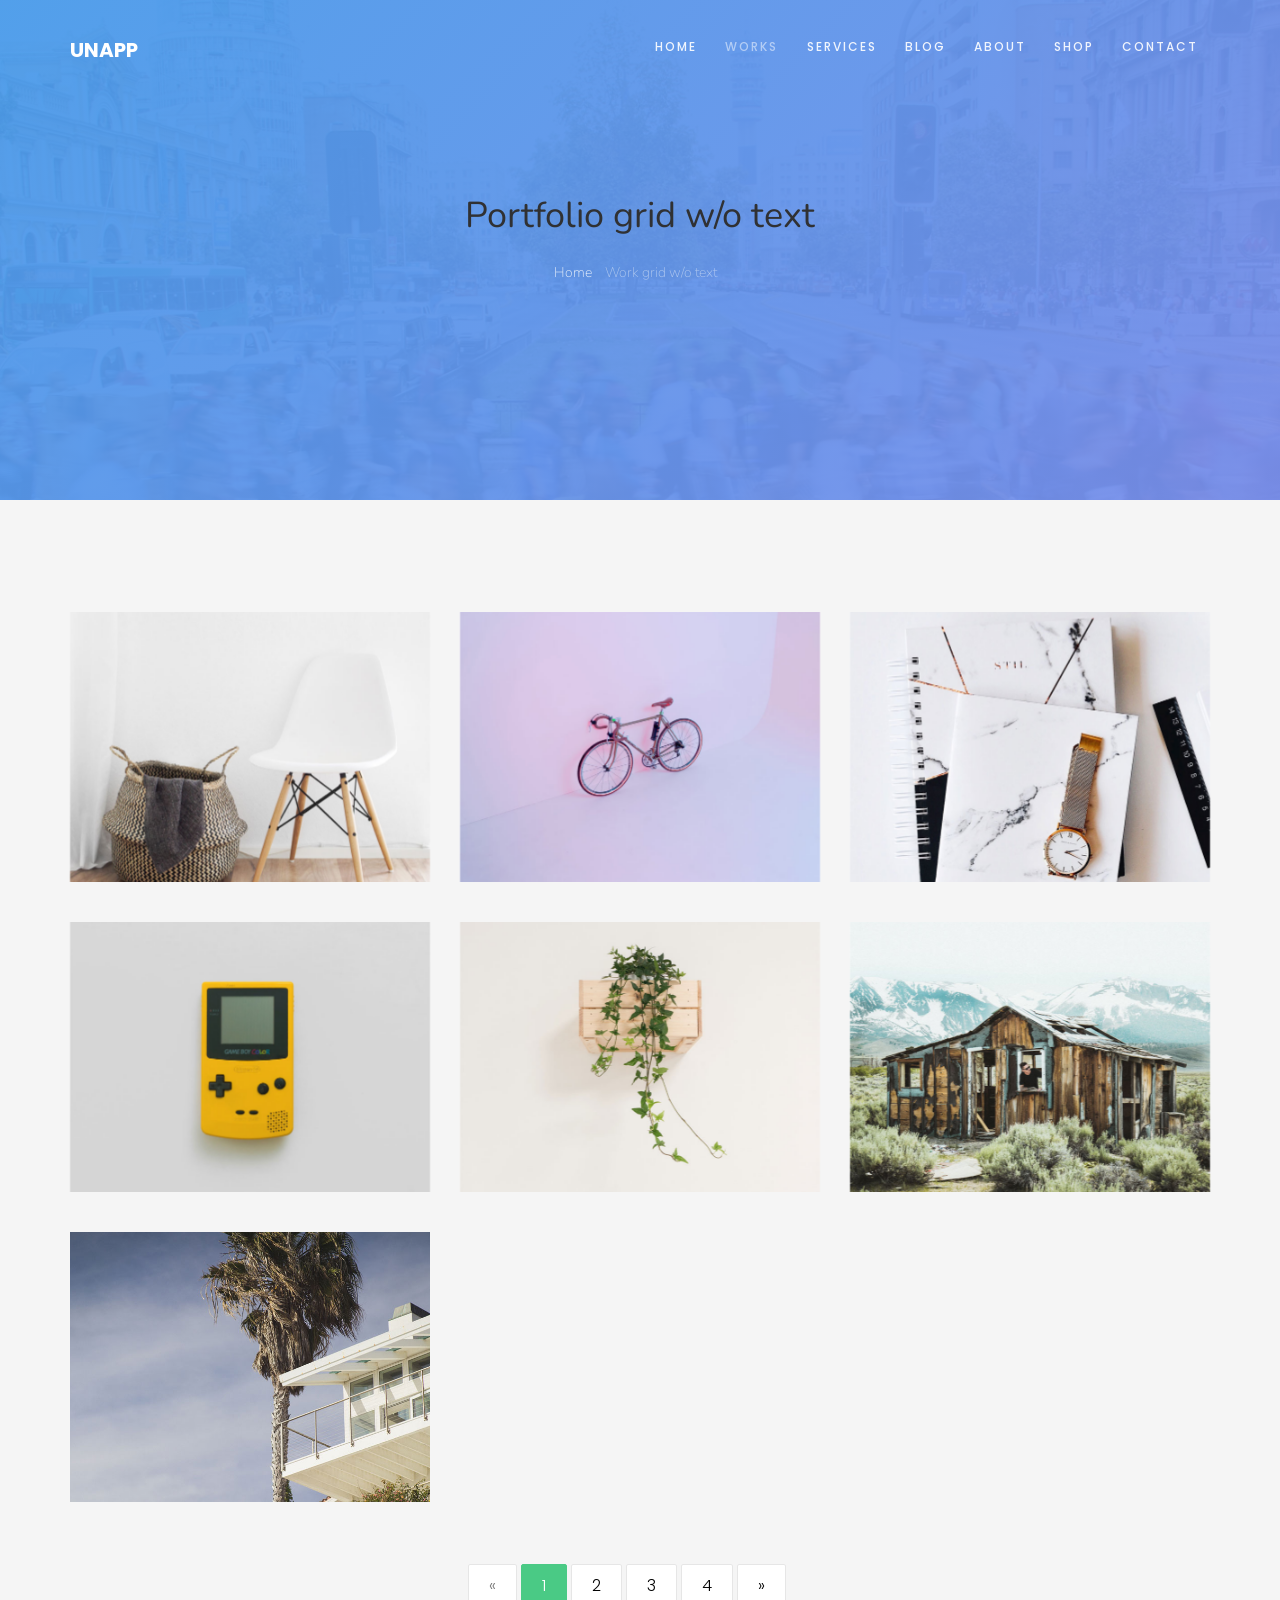
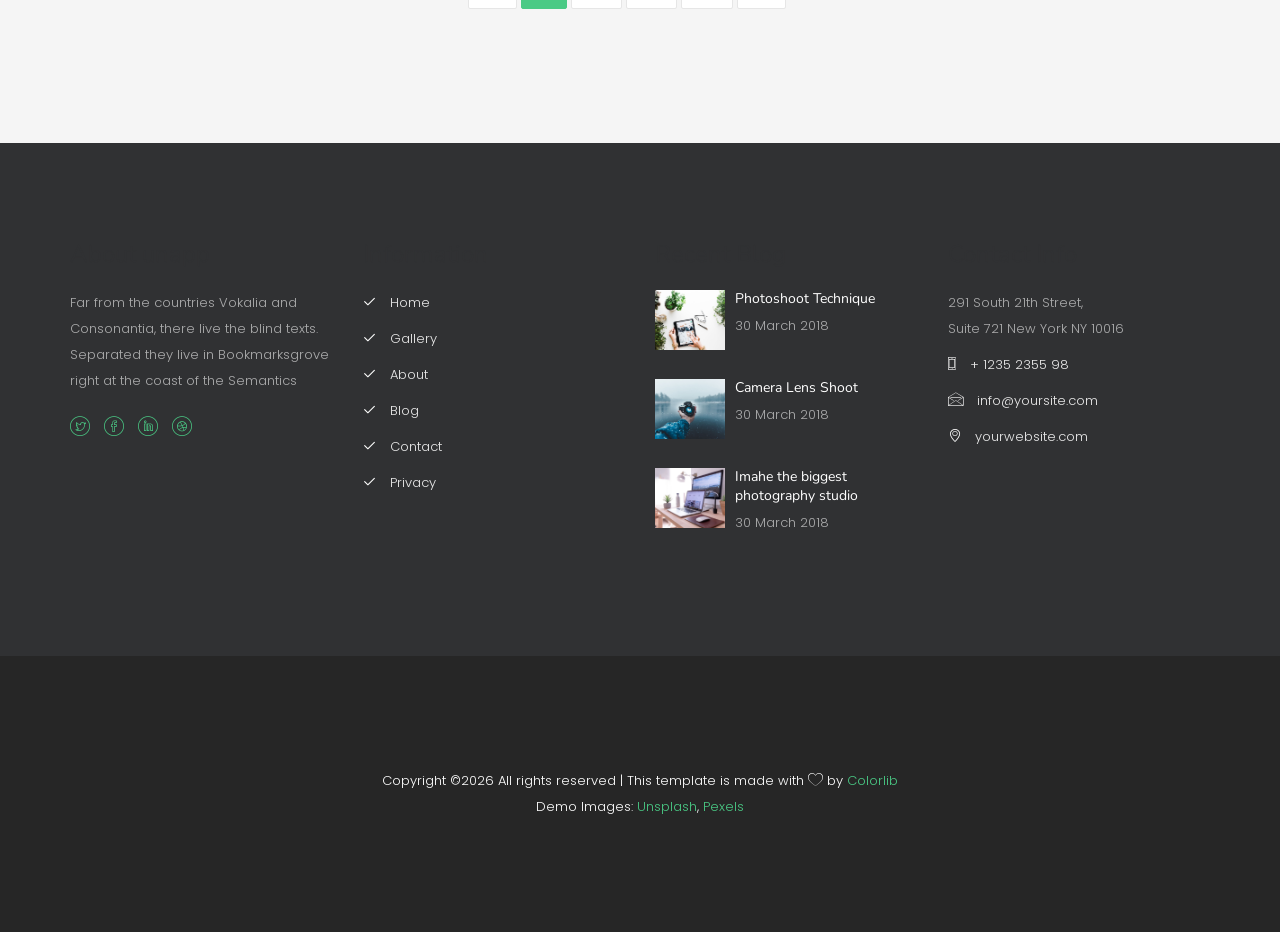
<file: work-grid-without-text.html>
<!DOCTYPE HTML>
<html lang="en">
	<head>
	<meta charset="utf-8">
	<meta http-equiv="X-UA-Compatible" content="IE=edge">
	<title>unapp Template</title>
	<meta name="viewport" content="width=device-width, initial-scale=1">
	<meta name="description" content="" />
	<meta name="keywords" content="" />
	<meta name="author" content="" />

	<meta property="og:title" content=""/>
	<meta property="og:image" content=""/>
	<meta property="og:url" content=""/>
	<meta property="og:site_name" content=""/>
	<meta property="og:description" content=""/>
	<meta name="twitter:title" content="" />
	<meta name="twitter:image" content="" />
	<meta name="twitter:url" content="" />
	<meta name="twitter:card" content="" />

	<link href="https://fonts.googleapis.com/css?family=Poppins:300,400,500,600" rel="stylesheet">
	<link href="https://fonts.googleapis.com/css?family=Nunito:200,300,400" rel="stylesheet">
	
	<link rel="stylesheet" href="css/animate.css">
	<link rel="stylesheet" href="css/icomoon.css">
	<link rel="stylesheet" href="css/bootstrap.css">

	<link rel="stylesheet" href="css/magnific-popup.css">

	<link rel="stylesheet" href="css/owl.carousel.min.css">
	<link rel="stylesheet" href="css/owl.theme.default.min.css">

	<link rel="stylesheet" href="css/style.css">

	<script src="js/modernizr-2.6.2.min.js"></script>

	</head>
	<body>
		
	<div class="colorlib-loader"></div>

	<div id="page">
		<nav class="colorlib-nav">
			<div class="top-menu">
				<div class="container">
					<div class="row">
						<div class="col-md-2">
							<div id="colorlib-logo"><a href="index.html">Unapp</a></div>
						</div>
						<div class="col-md-10 text-right menu-1">
							<ul>
								<li><a href="index.html">Home</a></li>
								<li class="has-dropdown active">
									<a href="work.html">Works</a>
									<ul class="dropdown">
										<li><a href="work-grid.html">Works grid with text</a></li>
										<li><a href="work-grid-without-text.html">Works grid w/o text</a></li>
									</ul>
								</li>
								<li><a href="services.html">Services</a></li>
								<li><a href="blog.html">Blog</a></li>
								<li><a href="about.html">About</a></li>
								<li><a href="shop.html">Shop</a></li>
								<li><a href="contact.html">Contact</a></li>
							</ul>
						</div>
					</div>
				</div>
			</div>
		</nav>

		<section id="home" class="video-hero" style="height: 500px; background-image: url(images/cover_img_1.jpg);  background-size:cover; background-position: center center;background-attachment:fixed;" data-section="home">
		<div class="overlay"></div>
			<div class="display-t display-t2 text-center">
				<div class="display-tc display-tc2">
					<div class="container">
						<div class="col-md-12 col-md-offset-0">
							<div class="animate-box">
								<h1>Portfolio grid w/o text</h1>
								<p class="breadcrumbs"><span><a href="index.html">Home</a></span> <span>Work  grid w/o text</span></p>
							</div>
						</div>
					</div>
				</div>
			</div>
		</section>

		<div class="colorlib-work">
			<div class="container">
				<div class="row">
					<div class="col-md-4 animate-box">
						<div class="work-grid">
							<a href="#" class="work-img" style="background-image: url(images/work-1.jpg)">
								<span class="icon"><i class="icon-plus2"></i></span>
							</a>
						</div>
					</div>
					<div class="col-md-4 animate-box">
						<div class="work-grid">
							<a href="#" class="work-img" style="background-image: url(images/work-2.jpg)">
								<span class="icon"><i class="icon-plus2"></i></span>
							</a>
						</div>
					</div>
					<div class="col-md-4 animate-box">
						<div class="work-grid">
							<a href="#" class="work-img" style="background-image: url(images/work-3.jpg)">
								<span class="icon"><i class="icon-plus2"></i></span>
							</a>
						</div>
					</div>
					<div class="col-md-4 animate-box">
						<div class="work-grid">
							<a href="#" class="work-img" style="background-image: url(images/work-4.jpg)">
								<span class="icon"><i class="icon-plus2"></i></span>
							</a>
						</div>
					</div>
					<div class="col-md-4 animate-box">
						<div class="work-grid">
							<a href="#" class="work-img" style="background-image: url(images/work-5.jpg)">
								<span class="icon"><i class="icon-plus2"></i></span>
							</a>
						</div>
					</div>
					<div class="col-md-4 animate-box">
						<div class="work-grid">
							<a href="#" class="work-img" style="background-image: url(images/work-6.jpg)">
								<span class="icon"><i class="icon-plus2"></i></span>
							</a>
						</div>
					</div>
					<div class="col-md-4 animate-box">
						<div class="work-grid">
							<a href="#" class="work-img" style="background-image: url(images/work-7.jpg)">
								<span class="icon"><i class="icon-plus2"></i></span>
							</a>
						</div>
					</div>
					<div class="col-md-4 animate-box">
						<div class="work-grid">
							<a href="#" class="work-img" style="background-image: url(images/work-8.jpg)">
								<span class="icon"><i class="icon-plus2"></i></span>
							</a>
						</div>
					</div>
					<div class="col-md-4 animate-box">
						<div class="work-grid">
							<a href="#" class="work-img" style="background-image: url(images/work-9.jpg)">
								<span class="icon"><i class="icon-plus2"></i></span>
							</a>
						</div>
					</div>
				</div>
				<div class="row">
					<div class="col-md-12 text-center">
						<ul class="pagination">
							<li class="disabled"><a href="#">&laquo;</a></li>
							<li class="active"><a href="#">1</a></li>
							<li><a href="#">2</a></li>
							<li><a href="#">3</a></li>
							<li><a href="#">4</a></li>
							<li><a href="#">&raquo;</a></li>
						</ul>
					</div>
				</div>
			</div>
		</div>

		<footer id="colorlib-footer">
			<div class="container">
				<div class="row row-pb-md">
					<div class="col-md-3 colorlib-widget">
						<h3>About unapp</h3>
						<p>Far from the countries Vokalia and Consonantia, there live the blind texts. Separated they live in Bookmarksgrove right at the coast of the Semantics</p>
							<ul class="colorlib-social-icons">
								<li><a href="#"><i class="icon-twitter"></i></a></li>
								<li><a href="#"><i class="icon-facebook"></i></a></li>
								<li><a href="#"><i class="icon-linkedin"></i></a></li>
								<li><a href="#"><i class="icon-dribbble"></i></a></li>
							</ul>
					</div>
					<div class="col-md-3 colorlib-widget">
						<h3>Information</h3>
							<ul class="colorlib-footer-links">
								<li><a href="#"><i class="icon-check"></i> Home</a></li>
								<li><a href="#"><i class="icon-check"></i> Gallery</a></li>
								<li><a href="#"><i class="icon-check"></i> About</a></li>
								<li><a href="#"><i class="icon-check"></i> Blog</a></li>
								<li><a href="#"><i class="icon-check"></i> Contact</a></li>
								<li><a href="#"><i class="icon-check"></i> Privacy</a></li>
							</ul>
					</div>

					<div class="col-md-3 colorlib-widget">
						<h3>Recent Blog</h3>
						<div class="f-blog">
							<a href="blog.html" class="blog-img" style="background-image: url(images/blog-1.jpg);">
							</a>
							<div class="desc">
								<h2><a href="blog.html">Photoshoot Technique</a></h2>
								<p class="admin"><span>30 March 2018</span></p>
							</div>
						</div>
						<div class="f-blog">
							<a href="blog.html" class="blog-img" style="background-image: url(images/blog-2.jpg);">
							</a>
							<div class="desc">
								<h2><a href="blog.html">Camera Lens Shoot</a></h2>
								<p class="admin"><span>30 March 2018</span></p>
							</div>
						</div>
						<div class="f-blog">
							<a href="blog.html" class="blog-img" style="background-image: url(images/blog-3.jpg);">
							</a>
							<div class="desc">
								<h2><a href="blog.html">Imahe the biggest photography studio</a></h2>
								<p class="admin"><span>30 March 2018</span></p>
							</div>
						</div>
					</div>

					<div class="col-md-3 colorlib-widget">
						<h3>Contact Info</h3>
						<ul class="colorlib-footer-links">
							<li>291 South 21th Street, <br> Suite 721 New York NY 10016</li>
							<li><a href="tel://1234567920"><i class="icon-phone"></i> + 1235 2355 98</a></li>
							<li><a href="mailto:info@yoursite.com"><i class="icon-envelope"></i> info@yoursite.com</a></li>
							<li><a href="#"><i class="icon-location4"></i> yourwebsite.com</a></li>
						</ul>
					</div>
				</div>
			</div>
			<div class="copy">
				<div class="container">
					<div class="row">
						<div class="col-md-12 text-center">
							<p>
Copyright &copy;<script>document.write(new Date().getFullYear());</script> All rights reserved | This template is made with <i class="icon-heart" aria-hidden="true"></i> by <a href="https://colorlib.com" target="_blank">Colorlib</a>
<br> 
								Demo Images: <a href="http://unsplash.co/" target="_blank">Unsplash</a>, <a href="http://pexels.com/" target="_blank">Pexels</a>
							</p>
						</div>
					</div>
				</div>
			</div>
		</footer>
	</div>

	<div class="gototop js-top">
		<a href="#" class="js-gotop"><i class="icon-arrow-up2"></i></a>
	</div>
	
	<script src="js/jquery.min.js"></script>
	<script src="js/jquery.easing.1.3.js"></script>
	<script src="js/bootstrap.min.js"></script>
	<script src="js/jquery.waypoints.min.js"></script>
	<script src="js/jquery.stellar.min.js"></script>
	<script src="js/jquery.mb.YTPlayer.min.js"></script>
	<script src="js/owl.carousel.min.js"></script>
	<script src="js/jquery.magnific-popup.min.js"></script>
	<script src="js/magnific-popup-options.js"></script>
	<script src="js/jquery.countTo.js"></script>
	<script src="js/main.js"></script>

	</body>
</html>
</file>
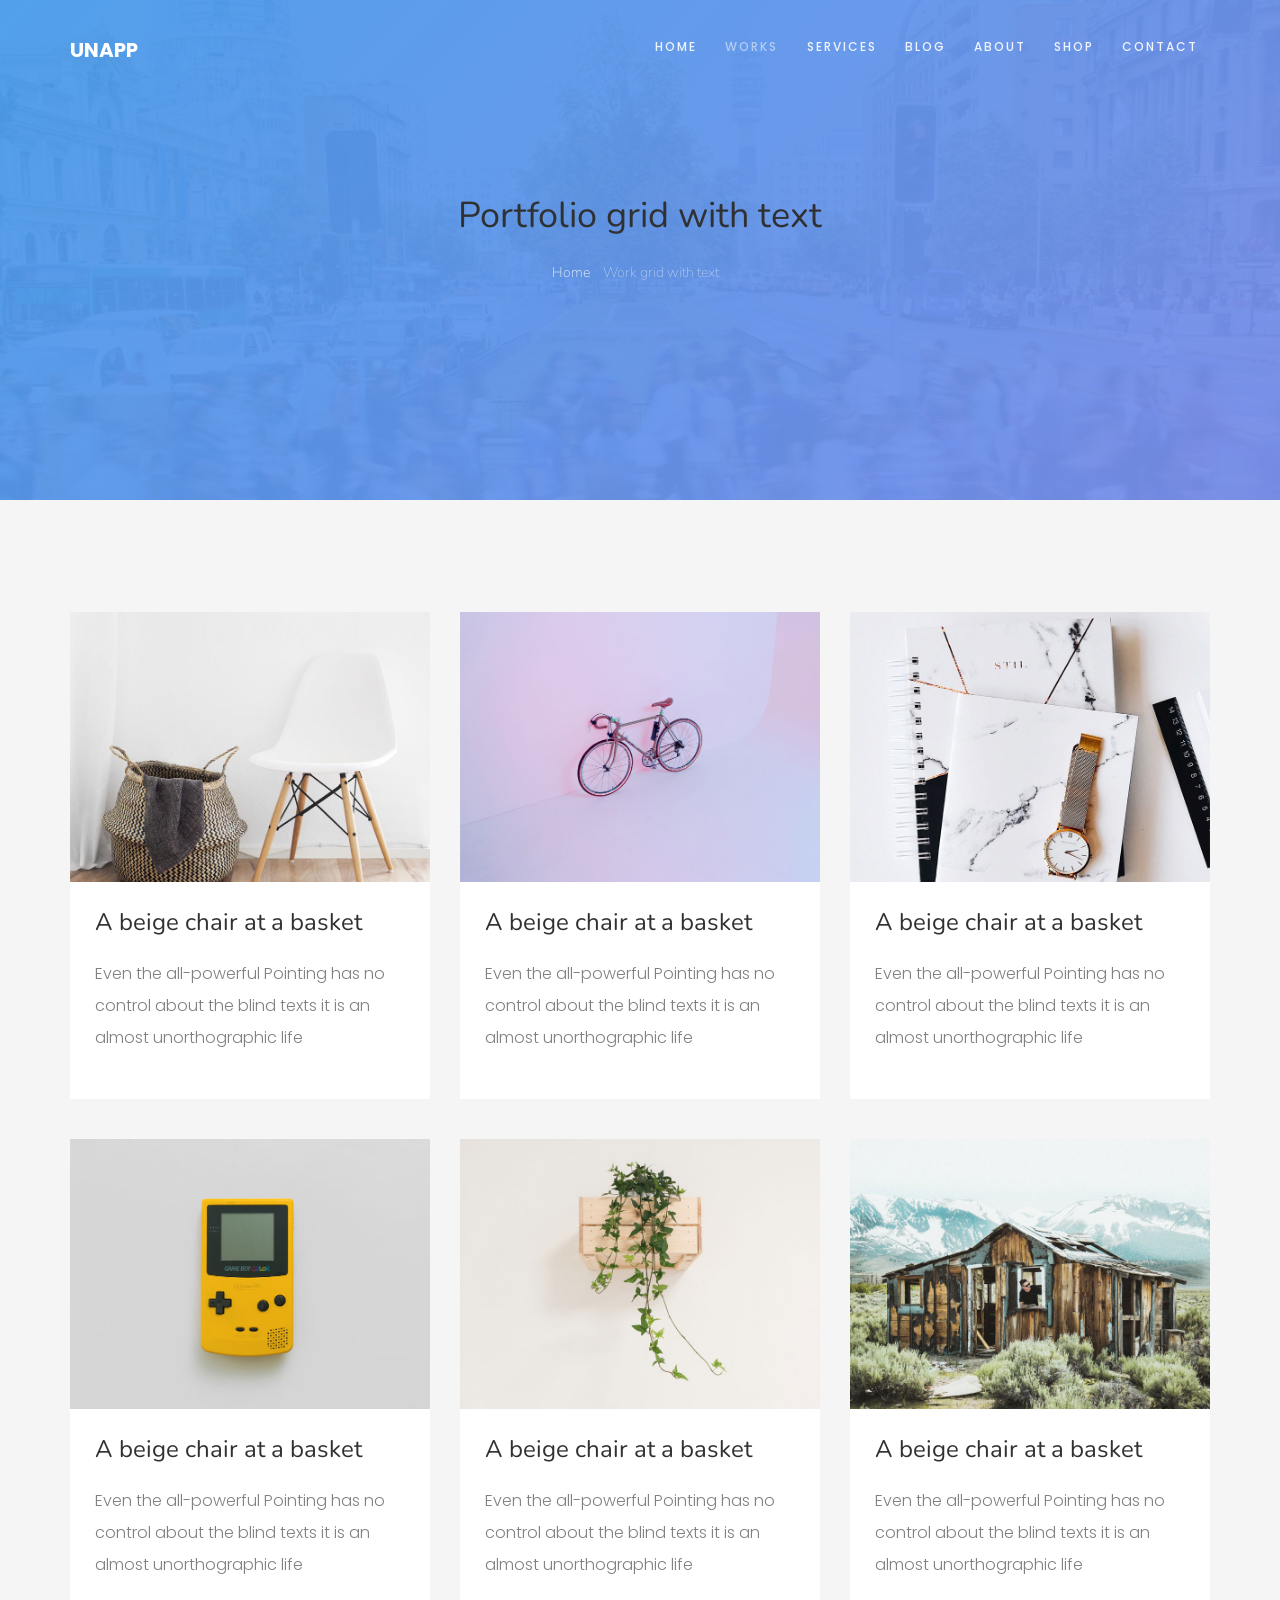
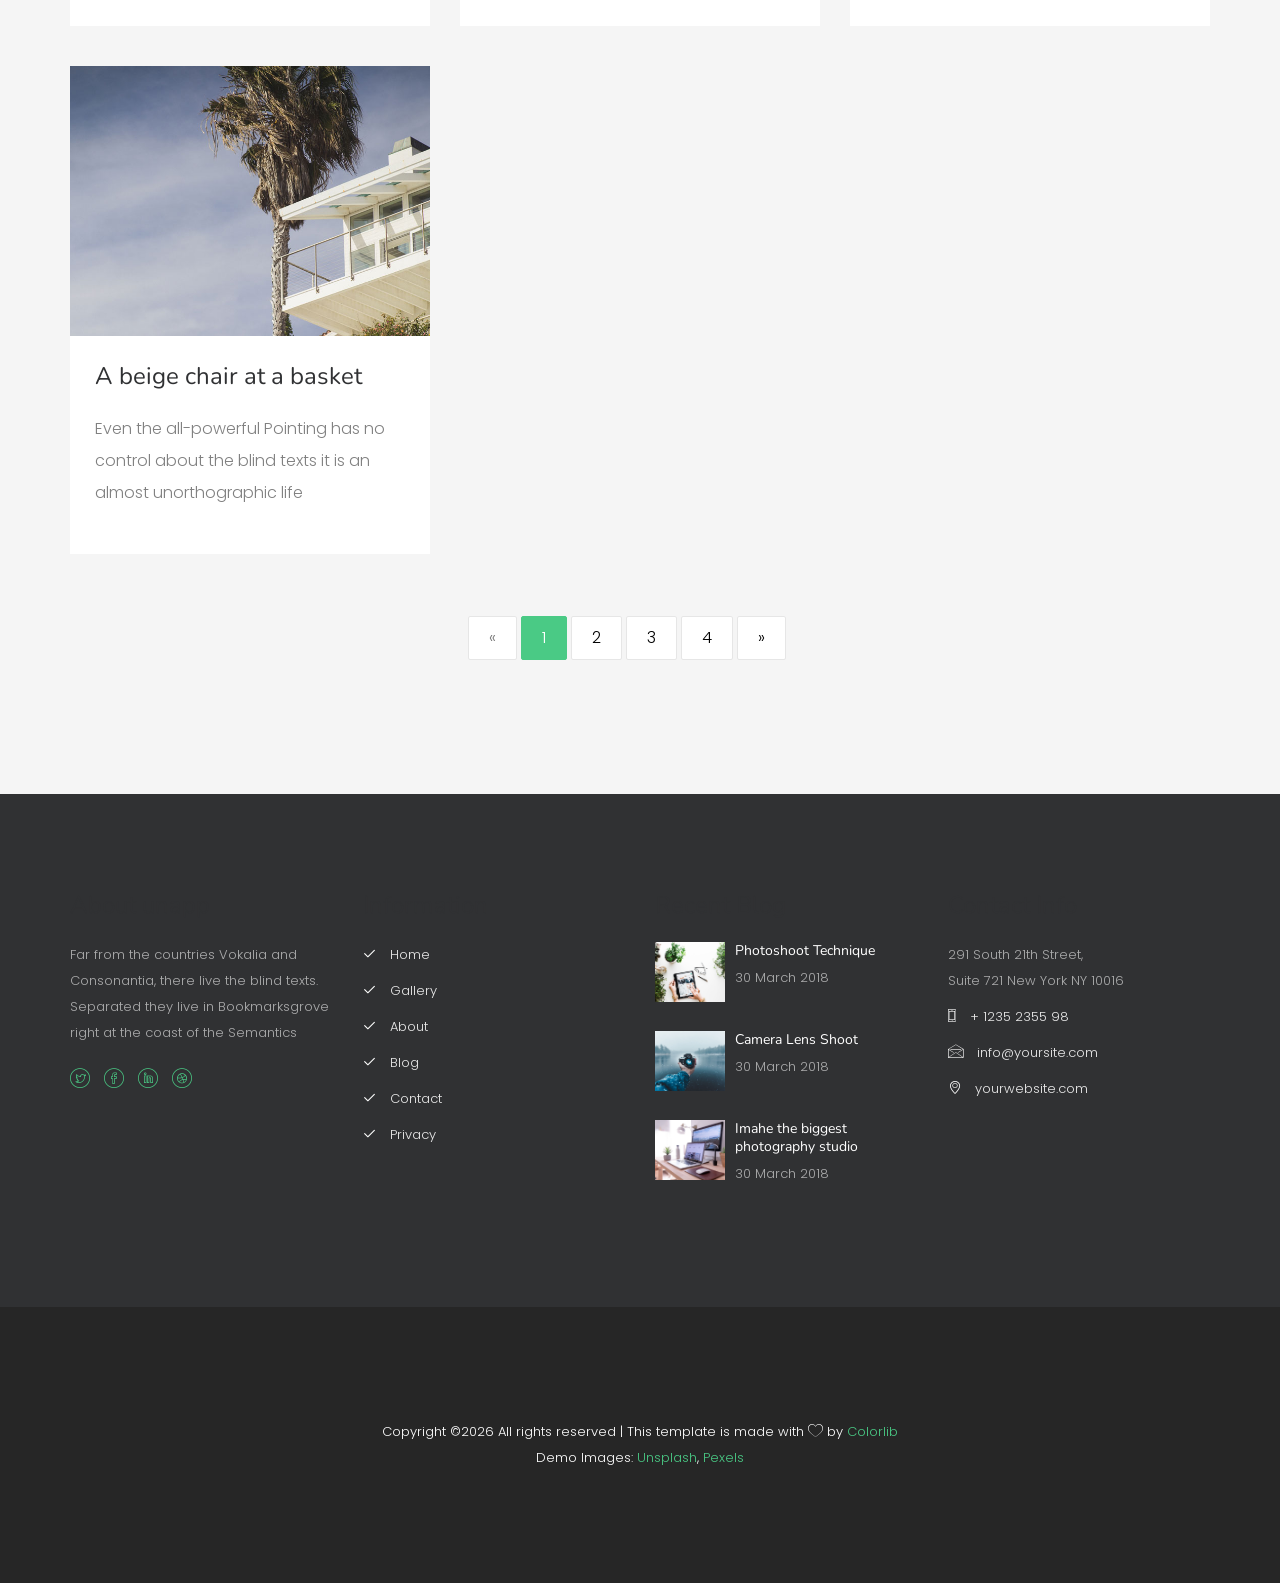
<file: work-grid.html>
<!DOCTYPE HTML>
<html lang="en">
	<head>
	<meta charset="utf-8">
	<meta http-equiv="X-UA-Compatible" content="IE=edge">
	<title>unapp Template</title>
	<meta name="viewport" content="width=device-width, initial-scale=1">
	<meta name="description" content="" />
	<meta name="keywords" content="" />
	<meta name="author" content="" />

	<meta property="og:title" content=""/>
	<meta property="og:image" content=""/>
	<meta property="og:url" content=""/>
	<meta property="og:site_name" content=""/>
	<meta property="og:description" content=""/>
	<meta name="twitter:title" content="" />
	<meta name="twitter:image" content="" />
	<meta name="twitter:url" content="" />
	<meta name="twitter:card" content="" />

	<link href="https://fonts.googleapis.com/css?family=Poppins:300,400,500,600" rel="stylesheet">
	<link href="https://fonts.googleapis.com/css?family=Nunito:200,300,400" rel="stylesheet">
	
	<link rel="stylesheet" href="css/animate.css">
	<link rel="stylesheet" href="css/icomoon.css">
	<link rel="stylesheet" href="css/bootstrap.css">

	<link rel="stylesheet" href="css/magnific-popup.css">

	<link rel="stylesheet" href="css/owl.carousel.min.css">
	<link rel="stylesheet" href="css/owl.theme.default.min.css">

	<link rel="stylesheet" href="css/style.css">

	<script src="js/modernizr-2.6.2.min.js"></script>

	</head>
	<body>
		
	<div class="colorlib-loader"></div>

	<div id="page">
		<nav class="colorlib-nav">
			<div class="top-menu">
				<div class="container">
					<div class="row">
						<div class="col-md-2">
							<div id="colorlib-logo"><a href="index.html">Unapp</a></div>
						</div>
						<div class="col-md-10 text-right menu-1">
							<ul>
								<li><a href="index.html">Home</a></li>
								<li class="has-dropdown active">
									<a href="work.html">Works</a>
									<ul class="dropdown">
										<li><a href="work-grid.html">Works grid with text</a></li>
										<li><a href="work-grid-without-text.html">Works grid w/o text</a></li>
									</ul>
								</li>
								<li><a href="services.html">Services</a></li>
								<li><a href="blog.html">Blog</a></li>
								<li><a href="about.html">About</a></li>
								<li><a href="shop.html">Shop</a></li>
								<li><a href="contact.html">Contact</a></li>
							</ul>
						</div>
					</div>
				</div>
			</div>
		</nav>

		<section id="home" class="video-hero" style="height: 500px; background-image: url(images/cover_img_1.jpg);  background-size:cover; background-position: center center;background-attachment:fixed;" data-section="home">
		<div class="overlay"></div>
			<div class="display-t display-t2 text-center">
				<div class="display-tc display-tc2">
					<div class="container">
						<div class="col-md-12 col-md-offset-0">
							<div class="animate-box">
								<h1>Portfolio grid with text</h1>
								<p class="breadcrumbs"><span><a href="index.html">Home</a></span> <span>Work grid with text</span></p>
							</div>
						</div>
					</div>
				</div>
			</div>
		</section>

		<div class="colorlib-work">
			<div class="container">
				<div class="row">
					<div class="col-md-4 animate-box">
						<div class="work-grid">
							<a href="#" class="work-img" style="background-image: url(images/work-1.jpg)">
								<span class="icon"><i class="icon-plus2"></i></span>
							</a>
							<div class="desc">
								<h2><a href="#">A beige chair at a basket</a></h2>
								<p>Even the all-powerful Pointing has no control about the blind texts it is an almost unorthographic life</p>
							</div>
						</div>
					</div>
					<div class="col-md-4 animate-box">
						<div class="work-grid">
							<a href="#" class="work-img" style="background-image: url(images/work-2.jpg)">
								<span class="icon"><i class="icon-plus2"></i></span>
							</a>
							<div class="desc">
								<h2><a href="#">A beige chair at a basket</a></h2>
								<p>Even the all-powerful Pointing has no control about the blind texts it is an almost unorthographic life</p>
							</div>
						</div>
					</div>
					<div class="col-md-4 animate-box">
						<div class="work-grid">
							<a href="#" class="work-img" style="background-image: url(images/work-3.jpg)">
								<span class="icon"><i class="icon-plus2"></i></span>
							</a>
							<div class="desc">
								<h2><a href="#">A beige chair at a basket</a></h2>
								<p>Even the all-powerful Pointing has no control about the blind texts it is an almost unorthographic life</p>
							</div>
						</div>
					</div>
					<div class="col-md-4 animate-box">
						<div class="work-grid">
							<a href="#" class="work-img" style="background-image: url(images/work-4.jpg)">
								<span class="icon"><i class="icon-plus2"></i></span>
							</a>
							<div class="desc">
								<h2><a href="#">A beige chair at a basket</a></h2>
								<p>Even the all-powerful Pointing has no control about the blind texts it is an almost unorthographic life</p>
							</div>
						</div>
					</div>
					<div class="col-md-4 animate-box">
						<div class="work-grid">
							<a href="#" class="work-img" style="background-image: url(images/work-5.jpg)">
								<span class="icon"><i class="icon-plus2"></i></span>
							</a>
							<div class="desc">
								<h2><a href="#">A beige chair at a basket</a></h2>
								<p>Even the all-powerful Pointing has no control about the blind texts it is an almost unorthographic life</p>
							</div>
						</div>
					</div>
					<div class="col-md-4 animate-box">
						<div class="work-grid">
							<a href="#" class="work-img" style="background-image: url(images/work-6.jpg)">
								<span class="icon"><i class="icon-plus2"></i></span>
							</a>
							<div class="desc">
								<h2><a href="#">A beige chair at a basket</a></h2>
								<p>Even the all-powerful Pointing has no control about the blind texts it is an almost unorthographic life</p>
							</div>
						</div>
					</div>
					<div class="col-md-4 animate-box">
						<div class="work-grid">
							<a href="#" class="work-img" style="background-image: url(images/work-7.jpg)">
								<span class="icon"><i class="icon-plus2"></i></span>
							</a>
							<div class="desc">
								<h2><a href="#">A beige chair at a basket</a></h2>
								<p>Even the all-powerful Pointing has no control about the blind texts it is an almost unorthographic life</p>
							</div>
						</div>
					</div>
					<div class="col-md-4 animate-box">
						<div class="work-grid">
							<a href="#" class="work-img" style="background-image: url(images/work-8.jpg)">
								<span class="icon"><i class="icon-plus2"></i></span>
							</a>
							<div class="desc">
								<h2><a href="#">A beige chair at a basket</a></h2>
								<p>Even the all-powerful Pointing has no control about the blind texts it is an almost unorthographic life</p>
							</div>
						</div>
					</div>
					<div class="col-md-4 animate-box">
						<div class="work-grid">
							<a href="#" class="work-img" style="background-image: url(images/work-9.jpg)">
								<span class="icon"><i class="icon-plus2"></i></span>
							</a>
							<div class="desc">
								<h2><a href="#">A beige chair at a basket</a></h2>
								<p>Even the all-powerful Pointing has no control about the blind texts it is an almost unorthographic life</p>
							</div>
						</div>
					</div>
				</div>
				<div class="row">
					<div class="col-md-12 text-center">
						<ul class="pagination">
							<li class="disabled"><a href="#">&laquo;</a></li>
							<li class="active"><a href="#">1</a></li>
							<li><a href="#">2</a></li>
							<li><a href="#">3</a></li>
							<li><a href="#">4</a></li>
							<li><a href="#">&raquo;</a></li>
						</ul>
					</div>
				</div>
			</div>
		</div>

		<footer id="colorlib-footer">
			<div class="container">
				<div class="row row-pb-md">
					<div class="col-md-3 colorlib-widget">
						<h3>About unapp</h3>
						<p>Far from the countries Vokalia and Consonantia, there live the blind texts. Separated they live in Bookmarksgrove right at the coast of the Semantics</p>
							<ul class="colorlib-social-icons">
								<li><a href="#"><i class="icon-twitter"></i></a></li>
								<li><a href="#"><i class="icon-facebook"></i></a></li>
								<li><a href="#"><i class="icon-linkedin"></i></a></li>
								<li><a href="#"><i class="icon-dribbble"></i></a></li>
							</ul>
					</div>
					<div class="col-md-3 colorlib-widget">
						<h3>Information</h3>
							<ul class="colorlib-footer-links">
								<li><a href="#"><i class="icon-check"></i> Home</a></li>
								<li><a href="#"><i class="icon-check"></i> Gallery</a></li>
								<li><a href="#"><i class="icon-check"></i> About</a></li>
								<li><a href="#"><i class="icon-check"></i> Blog</a></li>
								<li><a href="#"><i class="icon-check"></i> Contact</a></li>
								<li><a href="#"><i class="icon-check"></i> Privacy</a></li>
							</ul>
					</div>

					<div class="col-md-3 colorlib-widget">
						<h3>Recent Blog</h3>
						<div class="f-blog">
							<a href="blog.html" class="blog-img" style="background-image: url(images/blog-1.jpg);">
							</a>
							<div class="desc">
								<h2><a href="blog.html">Photoshoot Technique</a></h2>
								<p class="admin"><span>30 March 2018</span></p>
							</div>
						</div>
						<div class="f-blog">
							<a href="blog.html" class="blog-img" style="background-image: url(images/blog-2.jpg);">
							</a>
							<div class="desc">
								<h2><a href="blog.html">Camera Lens Shoot</a></h2>
								<p class="admin"><span>30 March 2018</span></p>
							</div>
						</div>
						<div class="f-blog">
							<a href="blog.html" class="blog-img" style="background-image: url(images/blog-3.jpg);">
							</a>
							<div class="desc">
								<h2><a href="blog.html">Imahe the biggest photography studio</a></h2>
								<p class="admin"><span>30 March 2018</span></p>
							</div>
						</div>
					</div>

					<div class="col-md-3 colorlib-widget">
						<h3>Contact Info</h3>
						<ul class="colorlib-footer-links">
							<li>291 South 21th Street, <br> Suite 721 New York NY 10016</li>
							<li><a href="tel://1234567920"><i class="icon-phone"></i> + 1235 2355 98</a></li>
							<li><a href="mailto:info@yoursite.com"><i class="icon-envelope"></i> info@yoursite.com</a></li>
							<li><a href="#"><i class="icon-location4"></i> yourwebsite.com</a></li>
						</ul>
					</div>
				</div>
			</div>
			<div class="copy">
				<div class="container">
					<div class="row">
						<div class="col-md-12 text-center">
							<p>
Copyright &copy;<script>document.write(new Date().getFullYear());</script> All rights reserved | This template is made with <i class="icon-heart" aria-hidden="true"></i> by <a href="https://colorlib.com" target="_blank">Colorlib</a>
<br> 
								Demo Images: <a href="http://unsplash.co/" target="_blank">Unsplash</a>, <a href="http://pexels.com/" target="_blank">Pexels</a>
							</p>
						</div>
					</div>
				</div>
			</div>
		</footer>
	</div>

	<div class="gototop js-top">
		<a href="#" class="js-gotop"><i class="icon-arrow-up2"></i></a>
	</div>
	
	<script src="js/jquery.min.js"></script>
	<script src="js/jquery.easing.1.3.js"></script>
	<script src="js/bootstrap.min.js"></script>
	<script src="js/jquery.waypoints.min.js"></script>
	<script src="js/jquery.stellar.min.js"></script>
	<script src="js/jquery.mb.YTPlayer.min.js"></script>
	<script src="js/owl.carousel.min.js"></script>
	<script src="js/jquery.magnific-popup.min.js"></script>
	<script src="js/magnific-popup-options.js"></script>
	<script src="js/jquery.countTo.js"></script>
	<script src="js/main.js"></script>

	</body>
</html>
</file>
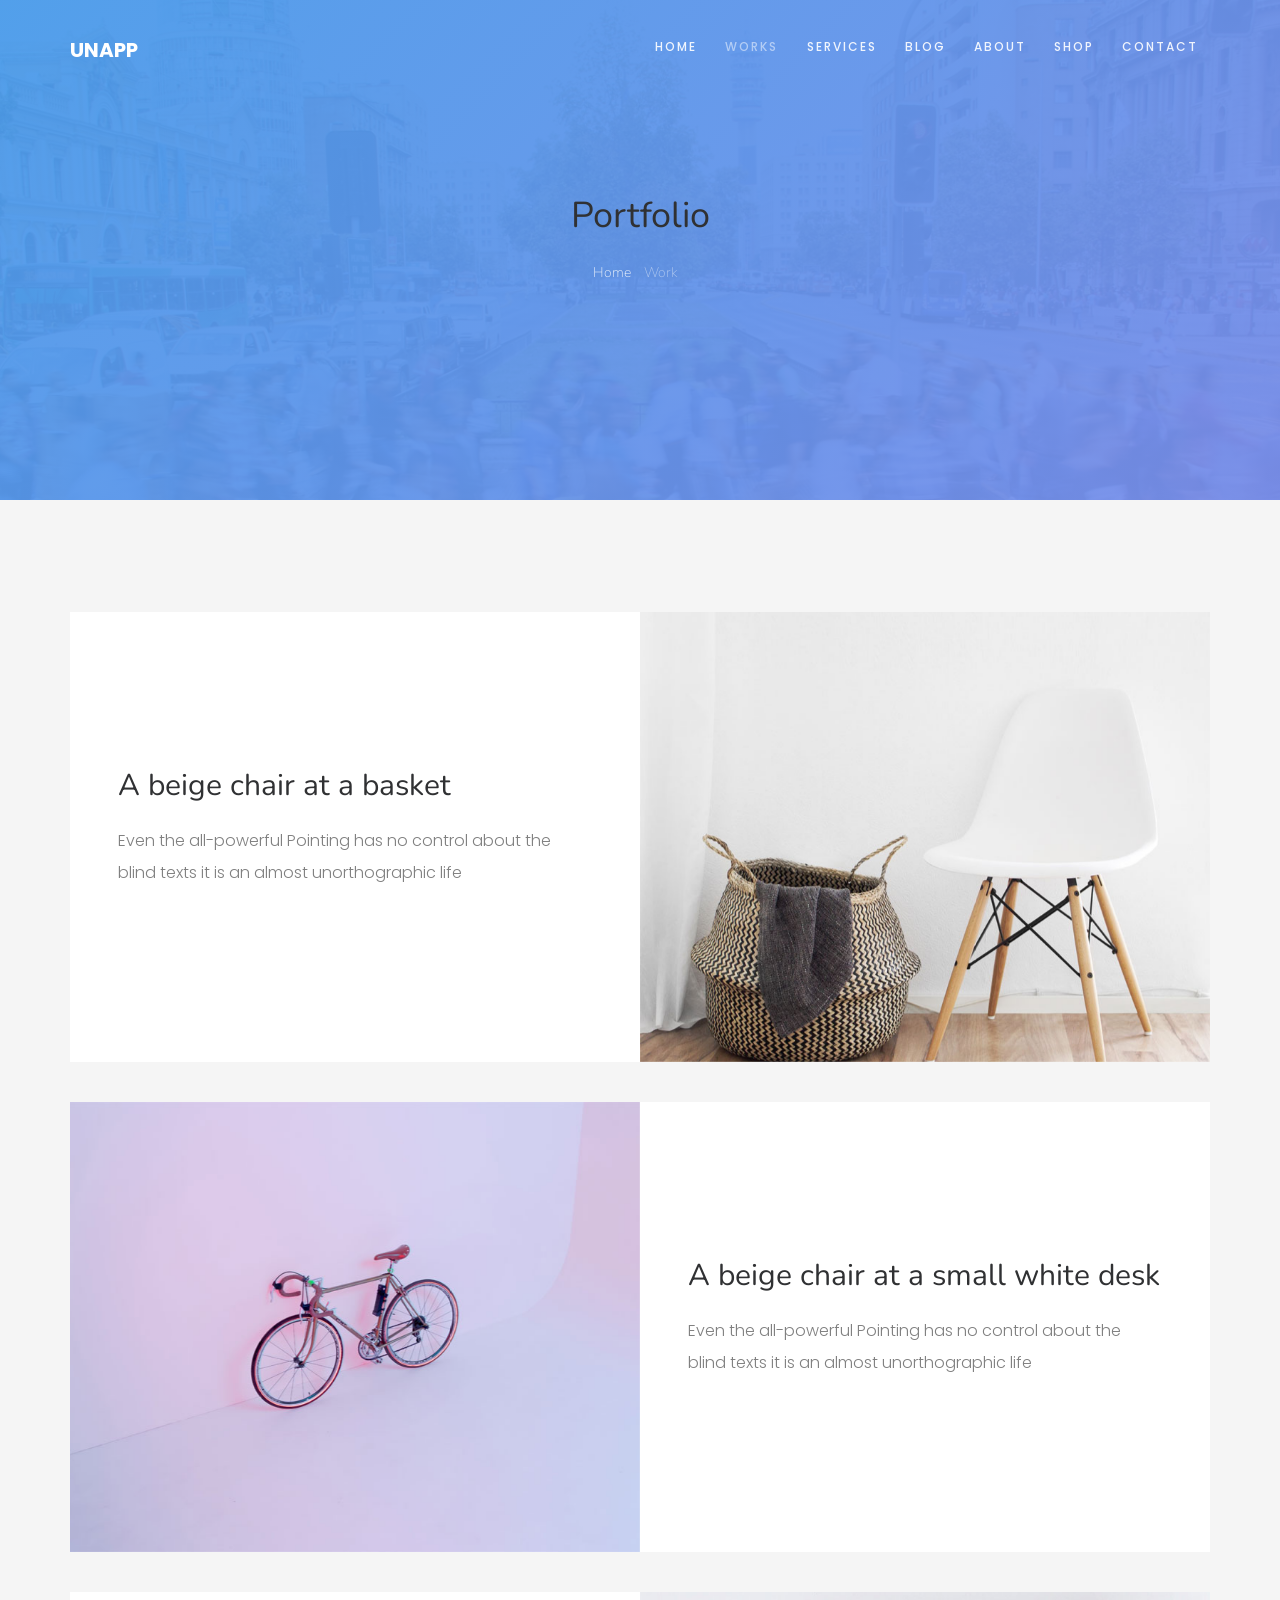
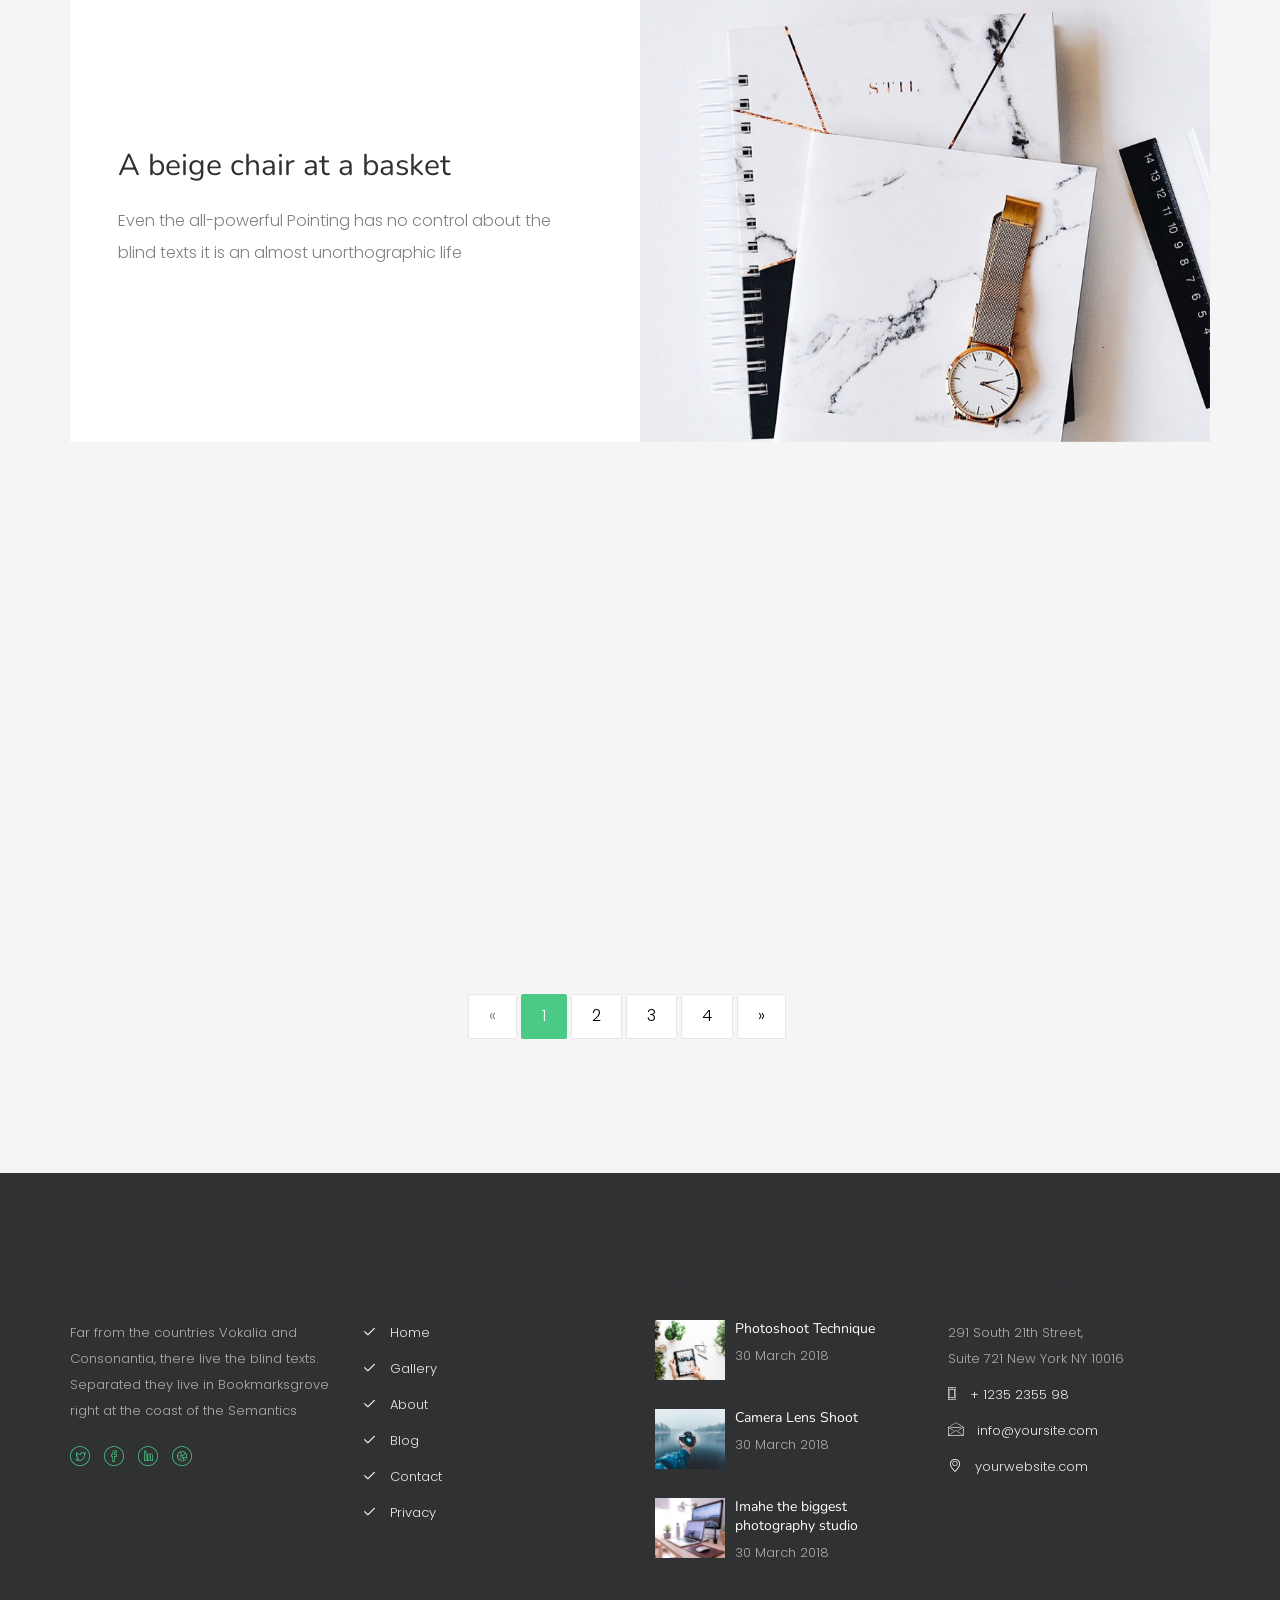
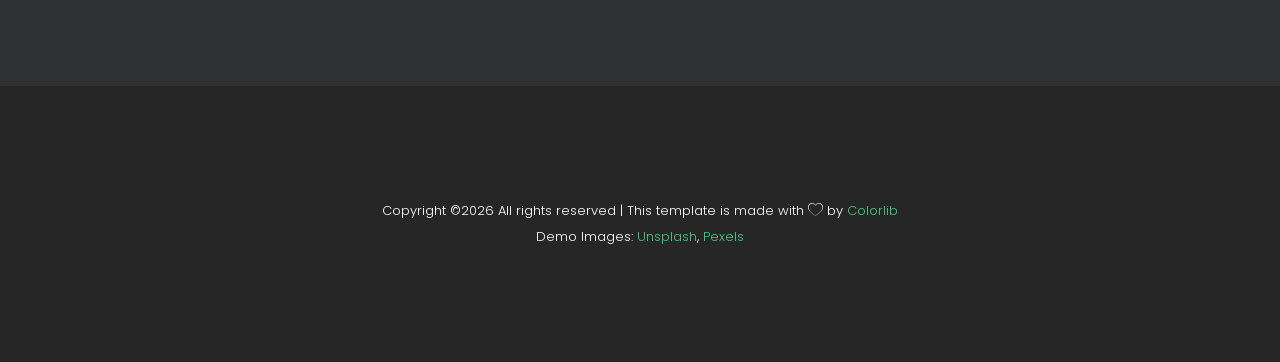
<file: work.html>
<!DOCTYPE HTML>
<html lang="en">
	<head>
	<meta charset="utf-8">
	<meta http-equiv="X-UA-Compatible" content="IE=edge">
	<title>unapp Template</title>
	<meta name="viewport" content="width=device-width, initial-scale=1">
	<meta name="description" content="" />
	<meta name="keywords" content="" />
	<meta name="author" content="" />

	<meta property="og:title" content=""/>
	<meta property="og:image" content=""/>
	<meta property="og:url" content=""/>
	<meta property="og:site_name" content=""/>
	<meta property="og:description" content=""/>
	<meta name="twitter:title" content="" />
	<meta name="twitter:image" content="" />
	<meta name="twitter:url" content="" />
	<meta name="twitter:card" content="" />

	<link href="https://fonts.googleapis.com/css?family=Poppins:300,400,500,600" rel="stylesheet">
	<link href="https://fonts.googleapis.com/css?family=Nunito:200,300,400" rel="stylesheet">
	
	<link rel="stylesheet" href="css/animate.css">
	<link rel="stylesheet" href="css/icomoon.css">
	<link rel="stylesheet" href="css/bootstrap.css">

	<link rel="stylesheet" href="css/magnific-popup.css">

	<link rel="stylesheet" href="css/owl.carousel.min.css">
	<link rel="stylesheet" href="css/owl.theme.default.min.css">

	<link rel="stylesheet" href="css/style.css">

	<script src="js/modernizr-2.6.2.min.js"></script>

	</head>
	<body>
		
	<div class="colorlib-loader"></div>

	<div id="page">
		<nav class="colorlib-nav">
			<div class="top-menu">
				<div class="container">
					<div class="row">
						<div class="col-md-2">
							<div id="colorlib-logo"><a href="index.html">Unapp</a></div>
						</div>
						<div class="col-md-10 text-right menu-1">
							<ul>
								<li><a href="index.html">Home</a></li>
								<li class="has-dropdown active">
									<a href="work.html">Works</a>
									<ul class="dropdown">
										<li><a href="work-grid.html">Works grid with text</a></li>
										<li><a href="work-grid-without-text.html">Works grid w/o text</a></li>
									</ul>
								</li>
								<li><a href="services.html">Services</a></li>
								<li><a href="blog.html">Blog</a></li>
								<li><a href="about.html">About</a></li>
								<li><a href="shop.html">Shop</a></li>
								<li><a href="contact.html">Contact</a></li>
							</ul>
						</div>
					</div>
				</div>
			</div>
		</nav>

		<section id="home" class="video-hero" style="height: 500px; background-image: url(images/cover_img_1.jpg);  background-size:cover; background-position: center center;background-attachment:fixed;" data-section="home">
		<div class="overlay"></div>
			<div class="display-t display-t2 text-center">
				<div class="display-tc display-tc2">
					<div class="container">
						<div class="col-md-12 col-md-offset-0">
							<div class="animate-box">
								<h1>Portfolio</h1>
								<p class="breadcrumbs"><span><a href="index.html">Home</a></span> <span>Work</span></p>
							</div>
						</div>
					</div>
				</div>
			</div>
		</section>

		<div class="colorlib-work">
			<div class="container">
				<div class="row">
					<div class="col-md-12">
						<div class="work-flex">
							<div class="half animate-box">
								<div class="row no-gutters">
									<div class="col-md-12 col-md-push-12 no-gutters">
										<a href="#" class="work-img" style="background-image: url(images/work-1.jpg);"></a>
									</div>
								</div>
							</div>
							<div class="half animate-box">
								<div class="row no-gutters">
									<div class="col-md-12 col-md-pull-12 no-gutters">
										<div class="display-t desc">
											<div class="display-tc">
												<h2><a href="#">A beige chair at a basket</a></h2>
												<p>Even the all-powerful Pointing has no control about the blind texts it is an almost unorthographic life</p>
											</div>
										</div>
									</div>
								</div>
							</div>
						</div>
					</div>

					<div class="col-md-12">
						<div class="work-flex">
							<div class="half animate-box">
								<div class="row no-gutters">
									<div class="col-md-12 no-gutters">
										<a href="#" class="work-img" style="background-image: url(images/work-2.jpg);"></a>
									</div>
								</div>
							</div>
							<div class="half animate-box">
								<div class="row no-gutters">
									<div class="col-md-12 no-gutters">
										<div class="display-t desc">
											<div class="display-tc">
												<h2><a href="#">A beige chair at a small white desk</a></h2>
												<p>Even the all-powerful Pointing has no control about the blind texts it is an almost unorthographic life</p>
											</div>
										</div>
									</div>
								</div>
							</div>
						</div>
					</div>

					<div class="col-md-12">
						<div class="work-flex">
							<div class="half animate-box">
								<div class="row no-gutters">
									<div class="col-md-12 col-md-push-12 no-gutters">
										<a href="#" class="work-img" style="background-image: url(images/work-3.jpg);"></a>
									</div>
								</div>
							</div>
							<div class="half animate-box">
								<div class="row no-gutters">
									<div class="col-md-12 col-md-pull-12 no-gutters">
										<div class="display-t desc">
											<div class="display-tc">
												<h2><a href="#">A beige chair at a basket</a></h2>
												<p>Even the all-powerful Pointing has no control about the blind texts it is an almost unorthographic life</p>
											</div>
										</div>
									</div>
								</div>
							</div>
						</div>
					</div>

					<div class="col-md-12">
						<div class="work-flex">
							<div class="half animate-box">
								<div class="row no-gutters">
									<div class="col-md-12 no-gutters">
										<a href="#" class="work-img" style="background-image: url(images/work-4.jpg);"></a>
									</div>
								</div>
							</div>
							<div class="half animate-box">
								<div class="row no-gutters">
									<div class="col-md-12 no-gutters">
										<div class="display-t desc">
											<div class="display-tc">
												<h2><a href="#">A beige chair at a small white desk</a></h2>
												<p>Even the all-powerful Pointing has no control about the blind texts it is an almost unorthographic life</p>
											</div>
										</div>
									</div>
								</div>
							</div>
						</div>
					</div>
				</div>
				<div class="row">
					<div class="col-md-12 text-center">
						<ul class="pagination">
							<li class="disabled"><a href="#">&laquo;</a></li>
							<li class="active"><a href="#">1</a></li>
							<li><a href="#">2</a></li>
							<li><a href="#">3</a></li>
							<li><a href="#">4</a></li>
							<li><a href="#">&raquo;</a></li>
						</ul>
					</div>
				</div>
			</div>
		</div>

		<footer id="colorlib-footer">
			<div class="container">
				<div class="row row-pb-md">
					<div class="col-md-3 colorlib-widget">
						<h3>About unapp</h3>
						<p>Far from the countries Vokalia and Consonantia, there live the blind texts. Separated they live in Bookmarksgrove right at the coast of the Semantics</p>
							<ul class="colorlib-social-icons">
								<li><a href="#"><i class="icon-twitter"></i></a></li>
								<li><a href="#"><i class="icon-facebook"></i></a></li>
								<li><a href="#"><i class="icon-linkedin"></i></a></li>
								<li><a href="#"><i class="icon-dribbble"></i></a></li>
							</ul>
					</div>
					<div class="col-md-3 colorlib-widget">
						<h3>Information</h3>
							<ul class="colorlib-footer-links">
								<li><a href="#"><i class="icon-check"></i> Home</a></li>
								<li><a href="#"><i class="icon-check"></i> Gallery</a></li>
								<li><a href="#"><i class="icon-check"></i> About</a></li>
								<li><a href="#"><i class="icon-check"></i> Blog</a></li>
								<li><a href="#"><i class="icon-check"></i> Contact</a></li>
								<li><a href="#"><i class="icon-check"></i> Privacy</a></li>
							</ul>
					</div>

					<div class="col-md-3 colorlib-widget">
						<h3>Recent Blog</h3>
						<div class="f-blog">
							<a href="blog.html" class="blog-img" style="background-image: url(images/blog-1.jpg);">
							</a>
							<div class="desc">
								<h2><a href="blog.html">Photoshoot Technique</a></h2>
								<p class="admin"><span>30 March 2018</span></p>
							</div>
						</div>
						<div class="f-blog">
							<a href="blog.html" class="blog-img" style="background-image: url(images/blog-2.jpg);">
							</a>
							<div class="desc">
								<h2><a href="blog.html">Camera Lens Shoot</a></h2>
								<p class="admin"><span>30 March 2018</span></p>
							</div>
						</div>
						<div class="f-blog">
							<a href="blog.html" class="blog-img" style="background-image: url(images/blog-3.jpg);">
							</a>
							<div class="desc">
								<h2><a href="blog.html">Imahe the biggest photography studio</a></h2>
								<p class="admin"><span>30 March 2018</span></p>
							</div>
						</div>
					</div>

					<div class="col-md-3 colorlib-widget">
						<h3>Contact Info</h3>
						<ul class="colorlib-footer-links">
							<li>291 South 21th Street, <br> Suite 721 New York NY 10016</li>
							<li><a href="tel://1234567920"><i class="icon-phone"></i> + 1235 2355 98</a></li>
							<li><a href="mailto:info@yoursite.com"><i class="icon-envelope"></i> info@yoursite.com</a></li>
							<li><a href="#"><i class="icon-location4"></i> yourwebsite.com</a></li>
						</ul>
					</div>
				</div>
			</div>
			<div class="copy">
				<div class="container">
					<div class="row">
						<div class="col-md-12 text-center">
							<p>
Copyright &copy;<script>document.write(new Date().getFullYear());</script> All rights reserved | This template is made with <i class="icon-heart" aria-hidden="true"></i> by <a href="https://colorlib.com" target="_blank">Colorlib</a>
<br> 
								Demo Images: <a href="http://unsplash.co/" target="_blank">Unsplash</a>, <a href="http://pexels.com/" target="_blank">Pexels</a>
							</p>
						</div>
					</div>
				</div>
			</div>
		</footer>
	</div>

	<div class="gototop js-top">
		<a href="#" class="js-gotop"><i class="icon-arrow-up2"></i></a>
	</div>
	
	<script src="js/jquery.min.js"></script>
	<script src="js/jquery.easing.1.3.js"></script>
	<script src="js/bootstrap.min.js"></script>
	<script src="js/jquery.waypoints.min.js"></script>
	<script src="js/jquery.stellar.min.js"></script>
	<script src="js/jquery.mb.YTPlayer.min.js"></script>
	<script src="js/owl.carousel.min.js"></script>
	<script src="js/jquery.magnific-popup.min.js"></script>
	<script src="js/magnific-popup-options.js"></script>
	<script src="js/jquery.countTo.js"></script>
	<script src="js/main.js"></script>

	</body>
</html>
</file>
<file: css/icomoon.css>
@font-face {
  font-family: 'icomoon';
  src:  url('fonts/icomoon.eot?5j2n32');
  src:  url('fonts/icomoon.eot?5j2n32#iefix') format('embedded-opentype'),
    url('fonts/icomoon.ttf?5j2n32') format('truetype'),
    url('fonts/icomoon.woff?5j2n32') format('woff'),
    url('fonts/icomoon.svg?5j2n32#icomoon') format('svg');
  font-weight: normal;
  font-style: normal;
}

[class^="icon-"], [class*=" icon-"] {
  /* use !important to prevent issues with browser extensions that change fonts */
  font-family: 'icomoon' !important;
  speak: none;
  font-style: normal;
  font-weight: normal;
  font-variant: normal;
  text-transform: none;
  line-height: 1;

  /* Better Font Rendering =========== */
  -webkit-font-smoothing: antialiased;
  -moz-osx-font-smoothing: grayscale;
}

.icon-eye2:before {
  content: "\e064";
}
.icon-paper-clip:before {
  content: "\e065";
}
.icon-mail5:before {
  content: "\e066";
}
.icon-toggle:before {
  content: "\e067";
}
.icon-layout:before {
  content: "\e068";
}
.icon-link2:before {
  content: "\e069";
}
.icon-bell2:before {
  content: "\e06a";
}
.icon-lock3:before {
  content: "\e06b";
}
.icon-unlock:before {
  content: "\e06c";
}
.icon-ribbon2:before {
  content: "\e06d";
}
.icon-image2:before {
  content: "\e06e";
}
.icon-signal:before {
  content: "\e06f";
}
.icon-target3:before {
  content: "\e070";
}
.icon-clipboard3:before {
  content: "\e071";
}
.icon-clock3:before {
  content: "\e072";
}
.icon-watch:before {
  content: "\e073";
}
.icon-air-play:before {
  content: "\e074";
}
.icon-camera3:before {
  content: "\e075";
}
.icon-video2:before {
  content: "\e076";
}
.icon-disc:before {
  content: "\e077";
}
.icon-printer3:before {
  content: "\e078";
}
.icon-monitor:before {
  content: "\e079";
}
.icon-server:before {
  content: "\e07a";
}
.icon-cog2:before {
  content: "\e07b";
}
.icon-heart3:before {
  content: "\e07c";
}
.icon-paragraph:before {
  content: "\e07d";
}
.icon-align-justify:before {
  content: "\e07e";
}
.icon-align-left:before {
  content: "\e07f";
}
.icon-align-center:before {
  content: "\e080";
}
.icon-align-right:before {
  content: "\e081";
}
.icon-book2:before {
  content: "\e082";
}
.icon-layers2:before {
  content: "\e083";
}
.icon-stack2:before {
  content: "\e084";
}
.icon-stack-2:before {
  content: "\e085";
}
.icon-paper:before {
  content: "\e086";
}
.icon-paper-stack:before {
  content: "\e087";
}
.icon-search3:before {
  content: "\e088";
}
.icon-zoom-in2:before {
  content: "\e089";
}
.icon-zoom-out2:before {
  content: "\e08a";
}
.icon-reply2:before {
  content: "\e08b";
}
.icon-circle-plus:before {
  content: "\e08c";
}
.icon-circle-minus:before {
  content: "\e08d";
}
.icon-circle-check:before {
  content: "\e08e";
}
.icon-circle-cross:before {
  content: "\e08f";
}
.icon-square-plus:before {
  content: "\e090";
}
.icon-square-minus:before {
  content: "\e091";
}
.icon-square-check:before {
  content: "\e092";
}
.icon-square-cross:before {
  content: "\e093";
}
.icon-microphone:before {
  content: "\e094";
}
.icon-record:before {
  content: "\e095";
}
.icon-skip-back:before {
  content: "\e096";
}
.icon-rewind:before {
  content: "\e097";
}
.icon-play4:before {
  content: "\e098";
}
.icon-pause3:before {
  content: "\e099";
}
.icon-stop3:before {
  content: "\e09a";
}
.icon-fast-forward:before {
  content: "\e09b";
}
.icon-skip-forward:before {
  content: "\e09c";
}
.icon-shuffle2:before {
  content: "\e09d";
}
.icon-repeat:before {
  content: "\e09e";
}
.icon-folder2:before {
  content: "\e09f";
}
.icon-umbrella:before {
  content: "\e0a0";
}
.icon-moon:before {
  content: "\e0a1";
}
.icon-thermometer:before {
  content: "\e0a2";
}
.icon-drop:before {
  content: "\e0a3";
}
.icon-sun2:before {
  content: "\e0a4";
}
.icon-cloud3:before {
  content: "\e0a5";
}
.icon-cloud-upload2:before {
  content: "\e0a6";
}
.icon-cloud-download2:before {
  content: "\e0a7";
}
.icon-upload4:before {
  content: "\e0a8";
}
.icon-download4:before {
  content: "\e0a9";
}
.icon-location3:before {
  content: "\e0aa";
}
.icon-location-2:before {
  content: "\e0ab";
}
.icon-map3:before {
  content: "\e0ac";
}
.icon-battery:before {
  content: "\e0ad";
}
.icon-head:before {
  content: "\e0ae";
}
.icon-briefcase3:before {
  content: "\e0af";
}
.icon-speech-bubble:before {
  content: "\e0b0";
}
.icon-anchor2:before {
  content: "\e0b1";
}
.icon-globe2:before {
  content: "\e0b2";
}
.icon-box:before {
  content: "\e0b3";
}
.icon-reload:before {
  content: "\e0b4";
}
.icon-share3:before {
  content: "\e0b5";
}
.icon-marquee:before {
  content: "\e0b6";
}
.icon-marquee-plus:before {
  content: "\e0b7";
}
.icon-marquee-minus:before {
  content: "\e0b8";
}
.icon-tag:before {
  content: "\e0b9";
}
.icon-power2:before {
  content: "\e0ba";
}
.icon-command2:before {
  content: "\e0bb";
}
.icon-alt:before {
  content: "\e0bc";
}
.icon-esc:before {
  content: "\e0bd";
}
.icon-bar-graph:before {
  content: "\e0be";
}
.icon-bar-graph-2:before {
  content: "\e0bf";
}
.icon-pie-graph:before {
  content: "\e0c0";
}
.icon-star:before {
  content: "\e0c1";
}
.icon-arrow-left3:before {
  content: "\e0c2";
}
.icon-arrow-right3:before {
  content: "\e0c3";
}
.icon-arrow-up3:before {
  content: "\e0c4";
}
.icon-arrow-down3:before {
  content: "\e0c5";
}
.icon-volume:before {
  content: "\e0c6";
}
.icon-mute:before {
  content: "\e0c7";
}
.icon-content-right:before {
  content: "\e100";
}
.icon-content-left:before {
  content: "\e101";
}
.icon-grid2:before {
  content: "\e102";
}
.icon-grid-2:before {
  content: "\e103";
}
.icon-columns:before {
  content: "\e104";
}
.icon-loader:before {
  content: "\e105";
}
.icon-bag:before {
  content: "\e106";
}
.icon-ban:before {
  content: "\e107";
}
.icon-flag3:before {
  content: "\e108";
}
.icon-trash:before {
  content: "\e109";
}
.icon-expand2:before {
  content: "\e110";
}
.icon-contract:before {
  content: "\e111";
}
.icon-maximize:before {
  content: "\e112";
}
.icon-minimize:before {
  content: "\e113";
}
.icon-plus2:before {
  content: "\e114";
}
.icon-minus2:before {
  content: "\e115";
}
.icon-check:before {
  content: "\e116";
}
.icon-cross2:before {
  content: "\e117";
}
.icon-move:before {
  content: "\e118";
}
.icon-delete:before {
  content: "\e119";
}
.icon-menu5:before {
  content: "\e120";
}
.icon-archive:before {
  content: "\e121";
}
.icon-inbox:before {
  content: "\e122";
}
.icon-outbox:before {
  content: "\e123";
}
.icon-file:before {
  content: "\e124";
}
.icon-file-add:before {
  content: "\e125";
}
.icon-file-subtract:before {
  content: "\e126";
}
.icon-help:before {
  content: "\e127";
}
.icon-open:before {
  content: "\e128";
}
.icon-ellipsis:before {
  content: "\e129";
}
.icon-heart4:before {
  content: "\e900";
}
.icon-cloud4:before {
  content: "\e901";
}
.icon-star2:before {
  content: "\e902";
}
.icon-tv2:before {
  content: "\e903";
}
.icon-sound:before {
  content: "\e904";
}
.icon-video3:before {
  content: "\e905";
}
.icon-trash2:before {
  content: "\e906";
}
.icon-user2:before {
  content: "\e907";
}
.icon-key3:before {
  content: "\e908";
}
.icon-search4:before {
  content: "\e909";
}
.icon-settings:before {
  content: "\e90a";
}
.icon-camera4:before {
  content: "\e90b";
}
.icon-tag2:before {
  content: "\e90c";
}
.icon-lock4:before {
  content: "\e90d";
}
.icon-bulb:before {
  content: "\e90e";
}
.icon-pen2:before {
  content: "\e90f";
}
.icon-diamond:before {
  content: "\e910";
}
.icon-display2:before {
  content: "\e911";
}
.icon-location4:before {
  content: "\e912";
}
.icon-eye3:before {
  content: "\e913";
}
.icon-bubble3:before {
  content: "\e914";
}
.icon-stack3:before {
  content: "\e915";
}
.icon-cup:before {
  content: "\e916";
}
.icon-phone3:before {
  content: "\e917";
}
.icon-news:before {
  content: "\e918";
}
.icon-mail6:before {
  content: "\e919";
}
.icon-like:before {
  content: "\e91a";
}
.icon-photo:before {
  content: "\e91b";
}
.icon-note:before {
  content: "\e91c";
}
.icon-clock4:before {
  content: "\e91d";
}
.icon-paperplane:before {
  content: "\e91e";
}
.icon-params:before {
  content: "\e91f";
}
.icon-banknote:before {
  content: "\e920";
}
.icon-data:before {
  content: "\e921";
}
.icon-music2:before {
  content: "\e922";
}
.icon-megaphone2:before {
  content: "\e923";
}
.icon-study:before {
  content: "\e924";
}
.icon-lab2:before {
  content: "\e925";
}
.icon-food:before {
  content: "\e926";
}
.icon-t-shirt:before {
  content: "\e927";
}
.icon-fire2:before {
  content: "\e928";
}
.icon-clip:before {
  content: "\e929";
}
.icon-shop:before {
  content: "\e92a";
}
.icon-calendar3:before {
  content: "\e92b";
}
.icon-wallet2:before {
  content: "\e92c";
}
.icon-vynil:before {
  content: "\e92d";
}
.icon-truck2:before {
  content: "\e92e";
}
.icon-world:before {
  content: "\e92f";
}
.icon-mobile:before {
  content: "\e000";
}
.icon-laptop:before {
  content: "\e001";
}
.icon-desktop:before {
  content: "\e002";
}
.icon-tablet:before {
  content: "\e003";
}
.icon-phone:before {
  content: "\e004";
}
.icon-document:before {
  content: "\e005";
}
.icon-documents:before {
  content: "\e006";
}
.icon-search:before {
  content: "\e007";
}
.icon-clipboard:before {
  content: "\e008";
}
.icon-newspaper:before {
  content: "\e009";
}
.icon-notebook:before {
  content: "\e00a";
}
.icon-book-open:before {
  content: "\e00b";
}
.icon-browser:before {
  content: "\e00c";
}
.icon-calendar:before {
  content: "\e00d";
}
.icon-presentation:before {
  content: "\e00e";
}
.icon-picture:before {
  content: "\e00f";
}
.icon-pictures:before {
  content: "\e010";
}
.icon-video:before {
  content: "\e011";
}
.icon-camera:before {
  content: "\e012";
}
.icon-printer:before {
  content: "\e013";
}
.icon-toolbox:before {
  content: "\e014";
}
.icon-briefcase:before {
  content: "\e015";
}
.icon-wallet:before {
  content: "\e016";
}
.icon-gift:before {
  content: "\e017";
}
.icon-bargraph:before {
  content: "\e018";
}
.icon-grid:before {
  content: "\e019";
}
.icon-expand:before {
  content: "\e01a";
}
.icon-focus:before {
  content: "\e01b";
}
.icon-edit:before {
  content: "\e01c";
}
.icon-adjustments:before {
  content: "\e01d";
}
.icon-ribbon:before {
  content: "\e01e";
}
.icon-hourglass:before {
  content: "\e01f";
}
.icon-lock:before {
  content: "\e020";
}
.icon-megaphone:before {
  content: "\e021";
}
.icon-shield:before {
  content: "\e022";
}
.icon-trophy:before {
  content: "\e023";
}
.icon-flag:before {
  content: "\e024";
}
.icon-map:before {
  content: "\e025";
}
.icon-puzzle:before {
  content: "\e026";
}
.icon-basket:before {
  content: "\e027";
}
.icon-envelope:before {
  content: "\e028";
}
.icon-streetsign:before {
  content: "\e029";
}
.icon-telescope:before {
  content: "\e02a";
}
.icon-gears:before {
  content: "\e02b";
}
.icon-key:before {
  content: "\e02c";
}
.icon-paperclip:before {
  content: "\e02d";
}
.icon-attachment:before {
  content: "\e02e";
}
.icon-pricetags:before {
  content: "\e02f";
}
.icon-lightbulb:before {
  content: "\e030";
}
.icon-layers:before {
  content: "\e031";
}
.icon-pencil:before {
  content: "\e032";
}
.icon-tools:before {
  content: "\e033";
}
.icon-tools-2:before {
  content: "\e034";
}
.icon-scissors:before {
  content: "\e035";
}
.icon-paintbrush:before {
  content: "\e036";
}
.icon-magnifying-glass:before {
  content: "\e037";
}
.icon-circle-compass:before {
  content: "\e038";
}
.icon-linegraph:before {
  content: "\e039";
}
.icon-mic:before {
  content: "\e03a";
}
.icon-strategy:before {
  content: "\e03b";
}
.icon-beaker:before {
  content: "\e03c";
}
.icon-caution:before {
  content: "\e03d";
}
.icon-recycle:before {
  content: "\e03e";
}
.icon-anchor:before {
  content: "\e03f";
}
.icon-profile-male:before {
  content: "\e040";
}
.icon-profile-female:before {
  content: "\e041";
}
.icon-bike:before {
  content: "\e042";
}
.icon-wine:before {
  content: "\e043";
}
.icon-hotairballoon:before {
  content: "\e044";
}
.icon-globe:before {
  content: "\e045";
}
.icon-genius:before {
  content: "\e046";
}
.icon-map-pin:before {
  content: "\e047";
}
.icon-dial:before {
  content: "\e048";
}
.icon-chat:before {
  content: "\e049";
}
.icon-heart:before {
  content: "\e04a";
}
.icon-cloud:before {
  content: "\e04b";
}
.icon-upload:before {
  content: "\e04c";
}
.icon-download:before {
  content: "\e04d";
}
.icon-target:before {
  content: "\e04e";
}
.icon-hazardous:before {
  content: "\e04f";
}
.icon-piechart:before {
  content: "\e050";
}
.icon-speedometer:before {
  content: "\e051";
}
.icon-global:before {
  content: "\e052";
}
.icon-compass:before {
  content: "\e053";
}
.icon-lifesaver:before {
  content: "\e054";
}
.icon-clock:before {
  content: "\e055";
}
.icon-aperture:before {
  content: "\e056";
}
.icon-quote:before {
  content: "\e057";
}
.icon-scope:before {
  content: "\e058";
}
.icon-alarmclock:before {
  content: "\e059";
}
.icon-refresh:before {
  content: "\e05a";
}
.icon-happy:before {
  content: "\e05b";
}
.icon-sad:before {
  content: "\e05c";
}
.icon-facebook:before {
  content: "\e05d";
}
.icon-twitter:before {
  content: "\e05e";
}
.icon-googleplus:before {
  content: "\e05f";
}
.icon-rss:before {
  content: "\e060";
}
.icon-tumblr:before {
  content: "\e061";
}
.icon-linkedin:before {
  content: "\e062";
}
.icon-dribbble:before {
  content: "\e063";
}
.icon-home:before {
  content: "\e930";
}
.icon-home2:before {
  content: "\e931";
}
.icon-home3:before {
  content: "\e932";
}
.icon-office:before {
  content: "\e933";
}
.icon-newspaper2:before {
  content: "\e934";
}
.icon-pencil2:before {
  content: "\e935";
}
.icon-pencil22:before {
  content: "\e936";
}
.icon-quill:before {
  content: "\e937";
}
.icon-pen:before {
  content: "\e938";
}
.icon-blog:before {
  content: "\e939";
}
.icon-eyedropper:before {
  content: "\e93a";
}
.icon-droplet:before {
  content: "\e93b";
}
.icon-paint-format:before {
  content: "\e93c";
}
.icon-image:before {
  content: "\e93d";
}
.icon-images:before {
  content: "\e93e";
}
.icon-camera2:before {
  content: "\e93f";
}
.icon-headphones:before {
  content: "\e940";
}
.icon-music:before {
  content: "\e941";
}
.icon-play:before {
  content: "\e942";
}
.icon-film:before {
  content: "\e943";
}
.icon-video-camera:before {
  content: "\e944";
}
.icon-dice:before {
  content: "\e945";
}
.icon-pacman:before {
  content: "\e946";
}
.icon-spades:before {
  content: "\e947";
}
.icon-clubs:before {
  content: "\e948";
}
.icon-diamonds:before {
  content: "\e949";
}
.icon-bullhorn:before {
  content: "\e94a";
}
.icon-connection:before {
  content: "\e94b";
}
.icon-podcast:before {
  content: "\e94c";
}
.icon-feed:before {
  content: "\e94d";
}
.icon-mic2:before {
  content: "\e94e";
}
.icon-book:before {
  content: "\e94f";
}
.icon-books:before {
  content: "\e950";
}
.icon-library:before {
  content: "\e951";
}
.icon-file-text:before {
  content: "\e952";
}
.icon-profile:before {
  content: "\e953";
}
.icon-file-empty:before {
  content: "\e954";
}
.icon-files-empty:before {
  content: "\e955";
}
.icon-file-text2:before {
  content: "\e956";
}
.icon-file-picture:before {
  content: "\e957";
}
.icon-file-music:before {
  content: "\e958";
}
.icon-file-play:before {
  content: "\e959";
}
.icon-file-video:before {
  content: "\e95a";
}
.icon-file-zip:before {
  content: "\e95b";
}
.icon-copy:before {
  content: "\e95c";
}
.icon-paste:before {
  content: "\e95d";
}
.icon-stack:before {
  content: "\e95e";
}
.icon-folder:before {
  content: "\e95f";
}
.icon-folder-open:before {
  content: "\e960";
}
.icon-folder-plus:before {
  content: "\e961";
}
.icon-folder-minus:before {
  content: "\e962";
}
.icon-folder-download:before {
  content: "\e963";
}
.icon-folder-upload:before {
  content: "\e964";
}
.icon-price-tag:before {
  content: "\e965";
}
.icon-price-tags:before {
  content: "\e966";
}
.icon-barcode:before {
  content: "\e967";
}
.icon-qrcode:before {
  content: "\e968";
}
.icon-ticket:before {
  content: "\e969";
}
.icon-cart:before {
  content: "\e96a";
}
.icon-coin-dollar:before {
  content: "\e96b";
}
.icon-coin-euro:before {
  content: "\e96c";
}
.icon-coin-pound:before {
  content: "\e96d";
}
.icon-coin-yen:before {
  content: "\e96e";
}
.icon-credit-card:before {
  content: "\e96f";
}
.icon-calculator:before {
  content: "\e970";
}
.icon-lifebuoy:before {
  content: "\e971";
}
.icon-phone2:before {
  content: "\e972";
}
.icon-phone-hang-up:before {
  content: "\e973";
}
.icon-address-book:before {
  content: "\e974";
}
.icon-envelop:before {
  content: "\e975";
}
.icon-pushpin:before {
  content: "\e976";
}
.icon-location:before {
  content: "\e977";
}
.icon-location2:before {
  content: "\e978";
}
.icon-compass2:before {
  content: "\e979";
}
.icon-compass22:before {
  content: "\e97a";
}
.icon-map2:before {
  content: "\e97b";
}
.icon-map22:before {
  content: "\e97c";
}
.icon-history:before {
  content: "\e97d";
}
.icon-clock2:before {
  content: "\e97e";
}
.icon-clock22:before {
  content: "\e97f";
}
.icon-alarm:before {
  content: "\e980";
}
.icon-bell:before {
  content: "\e981";
}
.icon-stopwatch:before {
  content: "\e982";
}
.icon-calendar2:before {
  content: "\e983";
}
.icon-printer2:before {
  content: "\e984";
}
.icon-keyboard:before {
  content: "\e985";
}
.icon-display:before {
  content: "\e986";
}
.icon-laptop2:before {
  content: "\e987";
}
.icon-mobile2:before {
  content: "\e988";
}
.icon-mobile22:before {
  content: "\e989";
}
.icon-tablet2:before {
  content: "\e98a";
}
.icon-tv:before {
  content: "\e98b";
}
.icon-drawer:before {
  content: "\e98c";
}
.icon-drawer2:before {
  content: "\e98d";
}
.icon-box-add:before {
  content: "\e98e";
}
.icon-box-remove:before {
  content: "\e98f";
}
.icon-download3:before {
  content: "\e990";
}
.icon-upload2:before {
  content: "\e991";
}
.icon-floppy-disk:before {
  content: "\e992";
}
.icon-drive:before {
  content: "\e993";
}
.icon-database:before {
  content: "\e994";
}
.icon-undo:before {
  content: "\e995";
}
.icon-redo:before {
  content: "\e996";
}
.icon-undo2:before {
  content: "\e997";
}
.icon-redo2:before {
  content: "\e998";
}
.icon-forward:before {
  content: "\e999";
}
.icon-reply:before {
  content: "\e99a";
}
.icon-bubble:before {
  content: "\e99b";
}
.icon-bubbles:before {
  content: "\e99c";
}
.icon-bubbles2:before {
  content: "\e99d";
}
.icon-bubble2:before {
  content: "\e99e";
}
.icon-bubbles3:before {
  content: "\e99f";
}
.icon-bubbles4:before {
  content: "\e9a0";
}
.icon-user:before {
  content: "\e9a1";
}
.icon-users:before {
  content: "\e9a2";
}
.icon-user-plus:before {
  content: "\e9a3";
}
.icon-user-minus:before {
  content: "\e9a4";
}
.icon-user-check:before {
  content: "\e9a5";
}
.icon-user-tie:before {
  content: "\e9a6";
}
.icon-quotes-left:before {
  content: "\e9a7";
}
.icon-quotes-right:before {
  content: "\e9a8";
}
.icon-hour-glass:before {
  content: "\e9a9";
}
.icon-spinner:before {
  content: "\e9aa";
}
.icon-spinner2:before {
  content: "\e9ab";
}
.icon-spinner3:before {
  content: "\e9ac";
}
.icon-spinner4:before {
  content: "\e9ad";
}
.icon-spinner5:before {
  content: "\e9ae";
}
.icon-spinner6:before {
  content: "\e9af";
}
.icon-spinner7:before {
  content: "\e9b0";
}
.icon-spinner8:before {
  content: "\e9b1";
}
.icon-spinner9:before {
  content: "\e9b2";
}
.icon-spinner10:before {
  content: "\e9b3";
}
.icon-spinner11:before {
  content: "\e9b4";
}
.icon-binoculars:before {
  content: "\e9b5";
}
.icon-search2:before {
  content: "\e9b6";
}
.icon-zoom-in:before {
  content: "\e9b7";
}
.icon-zoom-out:before {
  content: "\e9b8";
}
.icon-enlarge:before {
  content: "\e9b9";
}
.icon-shrink:before {
  content: "\e9ba";
}
.icon-enlarge2:before {
  content: "\e9bb";
}
.icon-shrink2:before {
  content: "\e9bc";
}
.icon-key2:before {
  content: "\e9bd";
}
.icon-key22:before {
  content: "\e9be";
}
.icon-lock2:before {
  content: "\e9bf";
}
.icon-unlocked:before {
  content: "\e9c0";
}
.icon-wrench:before {
  content: "\e9c1";
}
.icon-equalizer:before {
  content: "\e9c2";
}
.icon-equalizer2:before {
  content: "\e9c3";
}
.icon-cog:before {
  content: "\e9c4";
}
.icon-cogs:before {
  content: "\e9c5";
}
.icon-hammer:before {
  content: "\e9c6";
}
.icon-magic-wand:before {
  content: "\e9c7";
}
.icon-aid-kit:before {
  content: "\e9c8";
}
.icon-bug:before {
  content: "\e9c9";
}
.icon-pie-chart:before {
  content: "\e9ca";
}
.icon-stats-dots:before {
  content: "\e9cb";
}
.icon-stats-bars:before {
  content: "\e9cc";
}
.icon-stats-bars2:before {
  content: "\e9cd";
}
.icon-trophy2:before {
  content: "\e9ce";
}
.icon-gift2:before {
  content: "\e9cf";
}
.icon-glass:before {
  content: "\e9d0";
}
.icon-glass2:before {
  content: "\e9d1";
}
.icon-mug:before {
  content: "\e9d2";
}
.icon-spoon-knife:before {
  content: "\e9d3";
}
.icon-leaf:before {
  content: "\e9d4";
}
.icon-rocket:before {
  content: "\e9d5";
}
.icon-meter:before {
  content: "\e9d6";
}
.icon-meter2:before {
  content: "\e9d7";
}
.icon-hammer2:before {
  content: "\e9d8";
}
.icon-fire:before {
  content: "\e9d9";
}
.icon-lab:before {
  content: "\e9da";
}
.icon-magnet:before {
  content: "\e9db";
}
.icon-bin:before {
  content: "\e9dc";
}
.icon-bin2:before {
  content: "\e9dd";
}
.icon-briefcase2:before {
  content: "\e9de";
}
.icon-airplane:before {
  content: "\e9df";
}
.icon-truck:before {
  content: "\e9e0";
}
.icon-road:before {
  content: "\e9e1";
}
.icon-accessibility:before {
  content: "\e9e2";
}
.icon-target2:before {
  content: "\e9e3";
}
.icon-shield2:before {
  content: "\e9e4";
}
.icon-power:before {
  content: "\e9e5";
}
.icon-switch:before {
  content: "\e9e6";
}
.icon-power-cord:before {
  content: "\e9e7";
}
.icon-clipboard2:before {
  content: "\e9e8";
}
.icon-list-numbered:before {
  content: "\e9e9";
}
.icon-list:before {
  content: "\e9ea";
}
.icon-list2:before {
  content: "\e9eb";
}
.icon-tree:before {
  content: "\e9ec";
}
.icon-menu:before {
  content: "\e9ed";
}
.icon-menu2:before {
  content: "\e9ee";
}
.icon-menu3:before {
  content: "\e9ef";
}
.icon-menu4:before {
  content: "\e9f0";
}
.icon-cloud2:before {
  content: "\e9f1";
}
.icon-cloud-download:before {
  content: "\e9f2";
}
.icon-cloud-upload:before {
  content: "\e9f3";
}
.icon-cloud-check:before {
  content: "\e9f4";
}
.icon-download2:before {
  content: "\e9f5";
}
.icon-upload22:before {
  content: "\e9f6";
}
.icon-download32:before {
  content: "\e9f7";
}
.icon-upload3:before {
  content: "\e9f8";
}
.icon-sphere:before {
  content: "\e9f9";
}
.icon-earth:before {
  content: "\e9fa";
}
.icon-link:before {
  content: "\e9fb";
}
.icon-flag2:before {
  content: "\e9fc";
}
.icon-attachment2:before {
  content: "\e9fd";
}
.icon-eye:before {
  content: "\e9fe";
}
.icon-eye-plus:before {
  content: "\e9ff";
}
.icon-eye-minus:before {
  content: "\ea00";
}
.icon-eye-blocked:before {
  content: "\ea01";
}
.icon-bookmark:before {
  content: "\ea02";
}
.icon-bookmarks:before {
  content: "\ea03";
}
.icon-sun:before {
  content: "\ea04";
}
.icon-contrast:before {
  content: "\ea05";
}
.icon-brightness-contrast:before {
  content: "\ea06";
}
.icon-star-empty:before {
  content: "\ea07";
}
.icon-star-half:before {
  content: "\ea08";
}
.icon-star-full:before {
  content: "\ea09";
}
.icon-heart2:before {
  content: "\ea0a";
}
.icon-heart-broken:before {
  content: "\ea0b";
}
.icon-man:before {
  content: "\ea0c";
}
.icon-woman:before {
  content: "\ea0d";
}
.icon-man-woman:before {
  content: "\ea0e";
}
.icon-happy3:before {
  content: "\ea0f";
}
.icon-happy2:before {
  content: "\ea10";
}
.icon-smile:before {
  content: "\ea11";
}
.icon-smile2:before {
  content: "\ea12";
}
.icon-tongue:before {
  content: "\ea13";
}
.icon-tongue2:before {
  content: "\ea14";
}
.icon-sad2:before {
  content: "\ea15";
}
.icon-sad22:before {
  content: "\ea16";
}
.icon-wink:before {
  content: "\ea17";
}
.icon-wink2:before {
  content: "\ea18";
}
.icon-grin:before {
  content: "\ea19";
}
.icon-grin2:before {
  content: "\ea1a";
}
.icon-cool:before {
  content: "\ea1b";
}
.icon-cool2:before {
  content: "\ea1c";
}
.icon-angry:before {
  content: "\ea1d";
}
.icon-angry2:before {
  content: "\ea1e";
}
.icon-evil:before {
  content: "\ea1f";
}
.icon-evil2:before {
  content: "\ea20";
}
.icon-shocked:before {
  content: "\ea21";
}
.icon-shocked2:before {
  content: "\ea22";
}
.icon-baffled:before {
  content: "\ea23";
}
.icon-baffled2:before {
  content: "\ea24";
}
.icon-confused:before {
  content: "\ea25";
}
.icon-confused2:before {
  content: "\ea26";
}
.icon-neutral:before {
  content: "\ea27";
}
.icon-neutral2:before {
  content: "\ea28";
}
.icon-hipster:before {
  content: "\ea29";
}
.icon-hipster2:before {
  content: "\ea2a";
}
.icon-wondering:before {
  content: "\ea2b";
}
.icon-wondering2:before {
  content: "\ea2c";
}
.icon-sleepy:before {
  content: "\ea2d";
}
.icon-sleepy2:before {
  content: "\ea2e";
}
.icon-frustrated:before {
  content: "\ea2f";
}
.icon-frustrated2:before {
  content: "\ea30";
}
.icon-crying:before {
  content: "\ea31";
}
.icon-crying2:before {
  content: "\ea32";
}
.icon-point-up:before {
  content: "\ea33";
}
.icon-point-right:before {
  content: "\ea34";
}
.icon-point-down:before {
  content: "\ea35";
}
.icon-point-left:before {
  content: "\ea36";
}
.icon-warning:before {
  content: "\ea37";
}
.icon-notification:before {
  content: "\ea38";
}
.icon-question:before {
  content: "\ea39";
}
.icon-plus:before {
  content: "\ea3a";
}
.icon-minus:before {
  content: "\ea3b";
}
.icon-info:before {
  content: "\ea3c";
}
.icon-cancel-circle:before {
  content: "\ea3d";
}
.icon-blocked:before {
  content: "\ea3e";
}
.icon-cross:before {
  content: "\ea3f";
}
.icon-checkmark:before {
  content: "\ea40";
}
.icon-checkmark2:before {
  content: "\ea41";
}
.icon-spell-check:before {
  content: "\ea42";
}
.icon-enter:before {
  content: "\ea43";
}
.icon-exit:before {
  content: "\ea44";
}
.icon-play2:before {
  content: "\ea45";
}
.icon-pause:before {
  content: "\ea46";
}
.icon-stop:before {
  content: "\ea47";
}
.icon-previous:before {
  content: "\ea48";
}
.icon-next:before {
  content: "\ea49";
}
.icon-backward:before {
  content: "\ea4a";
}
.icon-forward2:before {
  content: "\ea4b";
}
.icon-play3:before {
  content: "\ea4c";
}
.icon-pause2:before {
  content: "\ea4d";
}
.icon-stop2:before {
  content: "\ea4e";
}
.icon-backward2:before {
  content: "\ea4f";
}
.icon-forward3:before {
  content: "\ea50";
}
.icon-first:before {
  content: "\ea51";
}
.icon-last:before {
  content: "\ea52";
}
.icon-previous2:before {
  content: "\ea53";
}
.icon-next2:before {
  content: "\ea54";
}
.icon-eject:before {
  content: "\ea55";
}
.icon-volume-high:before {
  content: "\ea56";
}
.icon-volume-medium:before {
  content: "\ea57";
}
.icon-volume-low:before {
  content: "\ea58";
}
.icon-volume-mute:before {
  content: "\ea59";
}
.icon-volume-mute2:before {
  content: "\ea5a";
}
.icon-volume-increase:before {
  content: "\ea5b";
}
.icon-volume-decrease:before {
  content: "\ea5c";
}
.icon-loop:before {
  content: "\ea5d";
}
.icon-loop2:before {
  content: "\ea5e";
}
.icon-infinite:before {
  content: "\ea5f";
}
.icon-shuffle:before {
  content: "\ea60";
}
.icon-arrow-up-left:before {
  content: "\ea61";
}
.icon-arrow-up:before {
  content: "\ea62";
}
.icon-arrow-up-right:before {
  content: "\ea63";
}
.icon-arrow-right:before {
  content: "\ea64";
}
.icon-arrow-down-right:before {
  content: "\ea65";
}
.icon-arrow-down:before {
  content: "\ea66";
}
.icon-arrow-down-left:before {
  content: "\ea67";
}
.icon-arrow-left:before {
  content: "\ea68";
}
.icon-arrow-up-left2:before {
  content: "\ea69";
}
.icon-arrow-up2:before {
  content: "\ea6a";
}
.icon-arrow-up-right2:before {
  content: "\ea6b";
}
.icon-arrow-right2:before {
  content: "\ea6c";
}
.icon-arrow-down-right2:before {
  content: "\ea6d";
}
.icon-arrow-down2:before {
  content: "\ea6e";
}
.icon-arrow-down-left2:before {
  content: "\ea6f";
}
.icon-arrow-left2:before {
  content: "\ea70";
}
.icon-circle-up:before {
  content: "\ea71";
}
.icon-circle-right:before {
  content: "\ea72";
}
.icon-circle-down:before {
  content: "\ea73";
}
.icon-circle-left:before {
  content: "\ea74";
}
.icon-tab:before {
  content: "\ea75";
}
.icon-move-up:before {
  content: "\ea76";
}
.icon-move-down:before {
  content: "\ea77";
}
.icon-sort-alpha-asc:before {
  content: "\ea78";
}
.icon-sort-alpha-desc:before {
  content: "\ea79";
}
.icon-sort-numeric-asc:before {
  content: "\ea7a";
}
.icon-sort-numberic-desc:before {
  content: "\ea7b";
}
.icon-sort-amount-asc:before {
  content: "\ea7c";
}
.icon-sort-amount-desc:before {
  content: "\ea7d";
}
.icon-command:before {
  content: "\ea7e";
}
.icon-shift:before {
  content: "\ea7f";
}
.icon-ctrl:before {
  content: "\ea80";
}
.icon-opt:before {
  content: "\ea81";
}
.icon-checkbox-checked:before {
  content: "\ea82";
}
.icon-checkbox-unchecked:before {
  content: "\ea83";
}
.icon-radio-checked:before {
  content: "\ea84";
}
.icon-radio-checked2:before {
  content: "\ea85";
}
.icon-radio-unchecked:before {
  content: "\ea86";
}
.icon-crop:before {
  content: "\ea87";
}
.icon-make-group:before {
  content: "\ea88";
}
.icon-ungroup:before {
  content: "\ea89";
}
.icon-scissors2:before {
  content: "\ea8a";
}
.icon-filter:before {
  content: "\ea8b";
}
.icon-font:before {
  content: "\ea8c";
}
.icon-ligature:before {
  content: "\ea8d";
}
.icon-ligature2:before {
  content: "\ea8e";
}
.icon-text-height:before {
  content: "\ea8f";
}
.icon-text-width:before {
  content: "\ea90";
}
.icon-font-size:before {
  content: "\ea91";
}
.icon-bold:before {
  content: "\ea92";
}
.icon-underline:before {
  content: "\ea93";
}
.icon-italic:before {
  content: "\ea94";
}
.icon-strikethrough:before {
  content: "\ea95";
}
.icon-omega:before {
  content: "\ea96";
}
.icon-sigma:before {
  content: "\ea97";
}
.icon-page-break:before {
  content: "\ea98";
}
.icon-superscript:before {
  content: "\ea99";
}
.icon-subscript:before {
  content: "\ea9a";
}
.icon-superscript2:before {
  content: "\ea9b";
}
.icon-subscript2:before {
  content: "\ea9c";
}
.icon-text-color:before {
  content: "\ea9d";
}
.icon-pagebreak:before {
  content: "\ea9e";
}
.icon-clear-formatting:before {
  content: "\ea9f";
}
.icon-table:before {
  content: "\eaa0";
}
.icon-table2:before {
  content: "\eaa1";
}
.icon-insert-template:before {
  content: "\eaa2";
}
.icon-pilcrow:before {
  content: "\eaa3";
}
.icon-ltr:before {
  content: "\eaa4";
}
.icon-rtl:before {
  content: "\eaa5";
}
.icon-section:before {
  content: "\eaa6";
}
.icon-paragraph-left:before {
  content: "\eaa7";
}
.icon-paragraph-center:before {
  content: "\eaa8";
}
.icon-paragraph-right:before {
  content: "\eaa9";
}
.icon-paragraph-justify:before {
  content: "\eaaa";
}
.icon-indent-increase:before {
  content: "\eaab";
}
.icon-indent-decrease:before {
  content: "\eaac";
}
.icon-share:before {
  content: "\eaad";
}
.icon-new-tab:before {
  content: "\eaae";
}
.icon-embed:before {
  content: "\eaaf";
}
.icon-embed2:before {
  content: "\eab0";
}
.icon-terminal:before {
  content: "\eab1";
}
.icon-share2:before {
  content: "\eab2";
}
.icon-mail:before {
  content: "\eab3";
}
.icon-mail2:before {
  content: "\eab4";
}
.icon-mail3:before {
  content: "\eab5";
}
.icon-mail4:before {
  content: "\eab6";
}
.icon-amazon:before {
  content: "\eab7";
}
.icon-google:before {
  content: "\eab8";
}
.icon-google2:before {
  content: "\eab9";
}
.icon-google3:before {
  content: "\eaba";
}
.icon-google-plus:before {
  content: "\eabb";
}
.icon-google-plus2:before {
  content: "\eabc";
}
.icon-google-plus3:before {
  content: "\eabd";
}
.icon-hangouts:before {
  content: "\eabe";
}
.icon-google-drive:before {
  content: "\eabf";
}
.icon-facebook2:before {
  content: "\eac0";
}
.icon-facebook22:before {
  content: "\eac1";
}
.icon-instagram:before {
  content: "\eac2";
}
.icon-whatsapp:before {
  content: "\eac3";
}
.icon-spotify:before {
  content: "\eac4";
}
.icon-telegram:before {
  content: "\eac5";
}
.icon-twitter2:before {
  content: "\eac6";
}
.icon-vine:before {
  content: "\eac7";
}
.icon-vk:before {
  content: "\eac8";
}
.icon-renren:before {
  content: "\eac9";
}
.icon-sina-weibo:before {
  content: "\eaca";
}
.icon-rss2:before {
  content: "\eacb";
}
.icon-rss22:before {
  content: "\eacc";
}
.icon-youtube:before {
  content: "\eacd";
}
.icon-youtube2:before {
  content: "\eace";
}
.icon-twitch:before {
  content: "\eacf";
}
.icon-vimeo:before {
  content: "\ead0";
}
.icon-vimeo2:before {
  content: "\ead1";
}
.icon-lanyrd:before {
  content: "\ead2";
}
.icon-flickr:before {
  content: "\ead3";
}
.icon-flickr2:before {
  content: "\ead4";
}
.icon-flickr3:before {
  content: "\ead5";
}
.icon-flickr4:before {
  content: "\ead6";
}
.icon-dribbble2:before {
  content: "\ead7";
}
.icon-behance:before {
  content: "\ead8";
}
.icon-behance2:before {
  content: "\ead9";
}
.icon-deviantart:before {
  content: "\eada";
}
.icon-500px:before {
  content: "\eadb";
}
.icon-steam:before {
  content: "\eadc";
}
.icon-steam2:before {
  content: "\eadd";
}
.icon-dropbox:before {
  content: "\eade";
}
.icon-onedrive:before {
  content: "\eadf";
}
.icon-github:before {
  content: "\eae0";
}
.icon-npm:before {
  content: "\eae1";
}
.icon-basecamp:before {
  content: "\eae2";
}
.icon-trello:before {
  content: "\eae3";
}
.icon-wordpress:before {
  content: "\eae4";
}
.icon-joomla:before {
  content: "\eae5";
}
.icon-ello:before {
  content: "\eae6";
}
.icon-blogger:before {
  content: "\eae7";
}
.icon-blogger2:before {
  content: "\eae8";
}
.icon-tumblr2:before {
  content: "\eae9";
}
.icon-tumblr22:before {
  content: "\eaea";
}
.icon-yahoo:before {
  content: "\eaeb";
}
.icon-yahoo2:before {
  content: "\eaec";
}
.icon-tux:before {
  content: "\eaed";
}
.icon-appleinc:before {
  content: "\eaee";
}
.icon-finder:before {
  content: "\eaef";
}
.icon-android:before {
  content: "\eaf0";
}
.icon-windows:before {
  content: "\eaf1";
}
.icon-windows8:before {
  content: "\eaf2";
}
.icon-soundcloud:before {
  content: "\eaf3";
}
.icon-soundcloud2:before {
  content: "\eaf4";
}
.icon-skype:before {
  content: "\eaf5";
}
.icon-reddit:before {
  content: "\eaf6";
}
.icon-hackernews:before {
  content: "\eaf7";
}
.icon-wikipedia:before {
  content: "\eaf8";
}
.icon-linkedin2:before {
  content: "\eaf9";
}
.icon-linkedin22:before {
  content: "\eafa";
}
.icon-lastfm:before {
  content: "\eafb";
}
.icon-lastfm2:before {
  content: "\eafc";
}
.icon-delicious:before {
  content: "\eafd";
}
.icon-stumbleupon:before {
  content: "\eafe";
}
.icon-stumbleupon2:before {
  content: "\eaff";
}
.icon-stackoverflow:before {
  content: "\eb00";
}
.icon-pinterest:before {
  content: "\eb01";
}
.icon-pinterest2:before {
  content: "\eb02";
}
.icon-xing:before {
  content: "\eb03";
}
.icon-xing2:before {
  content: "\eb04";
}
.icon-flattr:before {
  content: "\eb05";
}
.icon-foursquare:before {
  content: "\eb06";
}
.icon-yelp:before {
  content: "\eb07";
}
.icon-paypal:before {
  content: "\eb08";
}
.icon-chrome:before {
  content: "\eb09";
}
.icon-firefox:before {
  content: "\eb0a";
}
.icon-IE:before {
  content: "\eb0b";
}
.icon-edge:before {
  content: "\eb0c";
}
.icon-safari:before {
  content: "\eb0d";
}
.icon-opera:before {
  content: "\eb0e";
}
.icon-file-pdf:before {
  content: "\eb0f";
}
.icon-file-openoffice:before {
  content: "\eb10";
}
.icon-file-word:before {
  content: "\eb11";
}
.icon-file-excel:before {
  content: "\eb12";
}
.icon-libreoffice:before {
  content: "\eb13";
}
.icon-html-five:before {
  content: "\eb14";
}
.icon-html-five2:before {
  content: "\eb15";
}
.icon-css3:before {
  content: "\eb16";
}
.icon-git:before {
  content: "\eb17";
}
.icon-codepen:before {
  content: "\eb18";
}
.icon-svg:before {
  content: "\eb19";
}
.icon-IcoMoon:before {
  content: "\eb1a";
}
</file>
<file: css/style.css>
@font-face {
  font-family: 'icomoon';
  src: url("../fonts/icomoon/icomoon.eot?srf3rx");
  src: url("../fonts/icomoon/icomoon.eot?srf3rx#iefix") format("embedded-opentype"), url("../fonts/icomoon/icomoon.ttf?srf3rx") format("truetype"), url("../fonts/icomoon/icomoon.woff?srf3rx") format("woff"), url("../fonts/icomoon/icomoon.svg?srf3rx#icomoon") format("svg");
  font-weight: normal;
  font-style: normal; }

/* =======================================================
*
* 	Template Style 
*
* ======================================================= */
body {
  font-family: "Poppins", Arial, sans-serif;
  font-weight: 300;
  font-size: 16px;
  line-height: 2;
  color: gray;
  background: whitesmoke; }

#page {
  position: relative;
  overflow-x: hidden;
  width: 100%;
  height: 100%;
  -webkit-transition: 0.5s;
  -o-transition: 0.5s;
  transition: 0.5s; }
  .offcanvas #page {
    overflow: hidden;
    position: absolute; }
    .offcanvas #page:after {
      -webkit-transition: 2s;
      -o-transition: 2s;
      transition: 2s;
      position: absolute;
      top: 0;
      right: 0;
      bottom: 0;
      left: 0;
      z-index: 101;
      background: rgba(0, 0, 0, 0.7);
      content: ""; }

a {
  color: #4aca85;
  -webkit-transition: 0.5s;
  -o-transition: 0.5s;
  transition: 0.5s; }
  a:hover, a:active, a:focus {
    color: #4aca85;
    outline: none;
    text-decoration: none; }

p {
  margin-bottom: 20px; }

h1, h2, h3, h4, h5, h6, figure {
  color: #303133;
  font-family: "Nunito", Arial, sans-serif;
  font-weight: 400;
  margin: 0 0 20px 0;
  line-height: 1.3; }

::-webkit-selection {
  color: #fff;
  background: #4aca85; }

::-moz-selection {
  color: #fff;
  background: #4aca85; }

::selection {
  color: #fff;
  background: #4aca85; }

.product-img,
.work-img,
.author-img,
.mobile-img,
.colorlib-video,
.blog-img,
.colorlib-about-img,
.services-img,
.staff-img {
  background-size: cover;
  background-position: center center;
  background-repeat: no-repeat;
  position: relative; }

.colorlib-nav {
  margin: 0;
  position: absolute;
  top: 0;
  left: 0;
  right: 0;
  z-index: 9;
  margin: 0 auto; }
  @media screen and (max-width: 768px) {
    .colorlib-nav {
      margin: 0; } }
  .colorlib-nav .top-menu {
    padding: 30px 30px; }
    @media screen and (max-width: 768px) {
      .colorlib-nav .top-menu {
        padding: 28px 1em; } }
  .colorlib-nav #colorlib-logo {
    font-size: 20px;
    margin: 0;
    padding: 0;
    text-transform: uppercase;
    font-weight: 700; }
    .colorlib-nav #colorlib-logo a {
      position: relative;
      color: #fff; }
      .colorlib-nav #colorlib-logo a i {
        color: #fff;
        display: block;
        font-size: 60px;
        font-weight: normal;
        margin-bottom: 10px; }
  @media screen and (max-width: 768px) {
    .colorlib-nav .menu-1 {
      display: none; } }
  .colorlib-nav ul {
    padding: 0;
    margin: 0; }
    .colorlib-nav ul li {
      padding: 8px 0;
      margin: 0;
      list-style: none;
      display: inline;
      font-weight: 500;
      text-transform: uppercase;
      font-size: 12px;
      letter-spacing: 2px; }
      .colorlib-nav ul li a {
        position: relative;
        padding: 20px 12px;
        color: rgba(255, 255, 255, 0.9);
        -webkit-transition: 0.5s;
        -o-transition: 0.5s;
        transition: 0.5s; }
        .colorlib-nav ul li a:hover {
          color: #fff; }
      .colorlib-nav ul li.has-dropdown {
        position: relative; }
        .colorlib-nav ul li.has-dropdown .dropdown {
          width: 140px;
          -webkit-box-shadow: 0px 14px 33px -9px rgba(0, 0, 0, 0.75);
          -moz-box-shadow: 0px 14px 33px -9px rgba(0, 0, 0, 0.75);
          box-shadow: 0px 14px 33px -9px rgba(0, 0, 0, 0.75);
          z-index: 1002;
          visibility: hidden;
          opacity: 0;
          position: absolute;
          top: 40px;
          left: 0;
          text-align: left;
          background: #000;
          padding: 20px;
          -webkit-border-radius: 4px;
          -moz-border-radius: 4px;
          -ms-border-radius: 4px;
          border-radius: 4px;
          -webkit-transition: 0s;
          -o-transition: 0s;
          transition: 0s; }
          .colorlib-nav ul li.has-dropdown .dropdown:before {
            bottom: 100%;
            left: 40px;
            border: solid transparent;
            content: " ";
            height: 0;
            width: 0;
            position: absolute;
            pointer-events: none;
            border-bottom-color: #000;
            border-width: 8px;
            margin-left: -8px; }
          .colorlib-nav ul li.has-dropdown .dropdown li {
            display: block;
            margin-bottom: 0px; }
            .colorlib-nav ul li.has-dropdown .dropdown li:last-child {
              margin-bottom: 0; }
            .colorlib-nav ul li.has-dropdown .dropdown li a {
              padding: 2px 0;
              display: block;
              color: #999999;
              line-height: 1.2;
              text-transform: none;
              font-size: 13px;
              letter-spacing: 0; }
              .colorlib-nav ul li.has-dropdown .dropdown li a:hover {
                color: #fff; }
      .colorlib-nav ul li.btn-cta a {
        color: #fff;
        background: #4aca85;
        padding: 10px 15px;
        -webkit-border-radius: 100px;
        -moz-border-radius: 100px;
        -ms-border-radius: 100px;
        border-radius: 100px;
        -webkit-transition: 0.3s;
        -o-transition: 0.3s;
        transition: 0.3s; }
        .colorlib-nav ul li.btn-cta a:hover {
          -webkit-box-shadow: 0px 14px 20px -9px rgba(0, 0, 0, 0.75);
          -moz-box-shadow: 0px 14px 20px -9px rgba(0, 0, 0, 0.75);
          -ms-box-shadow: 0px 14px 20px -9px rgba(0, 0, 0, 0.75);
          -o-box-shadow: 0px 14px 20px -9px rgba(0, 0, 0, 0.75);
          box-shadow: 0px 14px 20px -9px rgba(0, 0, 0, 0.75); }
      .colorlib-nav ul li.active > a {
        color: rgba(255, 255, 255, 0.5);
        position: relative; }
        .colorlib-nav ul li.active > a:after {
          opacity: 1;
          -webkit-transform: translate3d(0, 0, 0);
          transform: translate3d(0, 0, 0); }

.colorlib-video {
  overflow: hidden;
  position: relative;
  height: 400px; }
  .colorlib-video a {
    z-index: 1001;
    position: absolute;
    top: 50%;
    left: 50%;
    margin-top: -45px;
    margin-left: -45px;
    width: 90px;
    height: 90px;
    display: table;
    text-align: center;
    background: #798eea;
    -webkit-box-shadow: 0px 14px 30px -15px rgba(0, 0, 0, 0.75);
    -moz-box-shadow: 0px 14px 30px -15px rgba(0, 0, 0, 0.75);
    -ms-box-shadow: 0px 14px 30px -15px rgba(0, 0, 0, 0.75);
    -o-box-shadow: 0px 14px 30px -15px rgba(0, 0, 0, 0.75);
    box-shadow: 0px 14px 30px -15px rgba(0, 0, 0, 0.75);
    -webkit-border-radius: 50%;
    -moz-border-radius: 50%;
    -ms-border-radius: 50%;
    border-radius: 50%; }
    .colorlib-video a i {
      text-align: center;
      display: table-cell;
      vertical-align: middle;
      font-size: 40px;
      color: #fff; }
  .colorlib-video .overlay {
    position: absolute;
    top: 0;
    left: 0;
    right: 0;
    bottom: 0;
    background: rgba(0, 0, 0, 0.3);
    -webkit-transition: 0.5s;
    -o-transition: 0.5s;
    transition: 0.5s; }
  .colorlib-video:hover .overlay {
    background: rgba(0, 0, 0, 0.7); }
  .colorlib-video:hover a {
    -webkit-transform: scale(1.1);
    -moz-transform: scale(1.1);
    -ms-transform: scale(1.1);
    -o-transform: scale(1.1);
    transform: scale(1.1); }

.video-hero {
  background-size: cover;
  position: relative;
  background-repeat: no-repeat;
  z-index: 0; }
  @media screen and (max-width: 768px) {
    .video-hero {
      height: inherit;
      padding: 3em 0; } }
  .video-hero .overlay {
    position: absolute;
    top: 0;
    bottom: 0;
    left: 0;
    right: 0;
    opacity: 0.95;
    background: #499bea;
    background: -moz-linear-gradient(-45deg, #499bea 0%, #798eea 100%);
    background: -webkit-gradient(left top, right bottom, color-stop(0%, #499bea), color-stop(100%, #798eea));
    background: -webkit-linear-gradient(-45deg, #499bea 0%, #798eea 100%);
    background: -o-linear-gradient(-45deg, #499bea 0%, #798eea 100%);
    background: -ms-linear-gradient(-45deg, #499bea 0%, #798eea 100%);
    background: -webkit-linear-gradient(315deg, #499bea 0%, #798eea 100%);
    background: -o-linear-gradient(315deg, #499bea 0%, #798eea 100%);
    background: linear-gradient(135deg, #499bea 0%, #798eea 100%);
    filter: progid:DXImageTransform.Microsoft.gradient( startColorstr='#499bea', endColorstr='#798eea', GradientType=1 );
    z-index: 1; }
  .video-hero .display-t {
    display: table;
    height: 700px;
    width: 100%;
    position: relative;
    z-index: 2; }
    @media screen and (max-width: 768px) {
      .video-hero .display-t {
        height: 600px; } }
    .video-hero .display-t.display-t2 {
      height: 500px; }
  .video-hero .display-tc {
    display: table-cell;
    vertical-align: middle; }
    .video-hero .display-tc .holder {
      color: #fff;
      font-family: "Poppins", Arial, sans-serif;
      font-size: 12px;
      text-transform: uppercase;
      letter-spacing: 7px; }
      .video-hero .display-tc .holder span {
        position: relative; }
    .video-hero .display-tc h2 {
      color: #fff;
      font-size: 60px;
      margin-bottom: 20px;
      font-weight: 300; }
      @media screen and (max-width: 768px) {
        .video-hero .display-tc h2 {
          font-size: 34px; } }
    .video-hero .display-tc p {
      font-family: "Nunito", Arial, sans-serif;
      color: #fff;
      font-weight: 200;
      font-size: 30px; }
    .video-hero .display-tc p.breadcrumbs {
      font-size: 14px; }
      .video-hero .display-tc p.breadcrumbs span {
        padding-right: 10px;
        color: rgba(255, 255, 255, 0.5); }
        .video-hero .display-tc p.breadcrumbs span a {
          color: rgba(255, 255, 255, 0.9); }
    .video-hero .display-tc .btn-custom {
      font-size: 16px; }

.colorlib-about,
.colorlib-shop,
.colorlib-work,
.colorlib-work-featured,
.colorlib-intro,
#colorlib-subscribe,
.colorlib-pricing,
.colorlib-services,
#colorlib-contact,
.colorlib-blog {
  padding: 7em 0;
  clear: both; }

.colorlib-bg-white {
  background: #fff;
  border: 1px solid #e6e6e6;
  border-left: none;
  border-right: none; }

.colorlib-featured {
  padding-bottom: 3em;
  width: 100%; }
  .colorlib-featured .featured-wrap {
    margin-top: -7em; }
  .colorlib-featured .featured-entry img {
    -webkit-box-shadow: 0px 3px 19px -9px rgba(0, 0, 0, 0.75);
    -moz-box-shadow: 0px 3px 19px -9px rgba(0, 0, 0, 0.75);
    box-shadow: 0px 3px 19px -9px rgba(0, 0, 0, 0.75);
    margin-bottom: 20px; }
  .colorlib-featured .owl-theme .owl-dots .owl-dot span {
    background: #e6e6e6; }
  .colorlib-featured .owl-theme .owl-dots .owl-dot.active span {
    background: #cccccc; }

.services {
  margin-bottom: 50px;
  position: relative;
  z-index: 0;
  padding: 0 1em; }
  @media screen and (max-width: 768px) {
    .services {
      margin-bottom: 3em; } }
  .services .icon {
    position: relative;
    margin-bottom: 30px;
    display: inline-block; }
    .services .icon i {
      font-size: 50px;
      color: #798eea;
      z-index: 1; }
  .services .desc h3 {
    font-size: 26px;
    font-weight: 300; }

.colorlib-intro .colorlib-heading {
  margin-bottom: 2em; }

.colorlib-intro .play {
  width: 100%;
  display: block;
  margin: 30px 0; }
  .colorlib-intro .play a {
    width: 100px;
    height: 100px;
    display: table;
    margin: 0 auto;
    text-align: center;
    background: #798eea;
    -webkit-border-radius: 50%;
    -moz-border-radius: 50%;
    -ms-border-radius: 50%;
    border-radius: 50%; }
    .colorlib-intro .play a i {
      font-size: 20px;
      color: #fff;
      display: table-cell;
      vertical-align: middle; }

.pulse {
  display: table;
  width: 100px;
  height: 100px;
  background: #798eea;
  cursor: pointer;
  -webkit-box-shadow: 0 0 0 rgba(121, 142, 234, 0.4);
  box-shadow: 0 0 0 rgba(121, 142, 234, 0.4);
  -webkit-animation: pulse 2s infinite;
  animation: pulse 2s infinite;
  text-align: center;
  -webkit-border-radius: 50%;
  -moz-border-radius: 50%;
  -ms-border-radius: 50%;
  border-radius: 50%; }
  .pulse i {
    font-size: 30px !important;
    display: table-cell;
    vertical-align: middle; }

@-webkit-keyframes pulse {
  0% {
    -webkit-box-shadow: 0 0 0 0 rgba(121, 142, 234, 0.4); }
  70% {
    -webkit-box-shadow: 0 0 0 30px rgba(121, 142, 234, 0); }
  100% {
    -webkit-box-shadow: 0 0 0 0 rgba(121, 142, 234, 0); } }

@keyframes pulse {
  0% {
    -moz-box-shadow: 0 0 0 0 rgba(121, 142, 234, 0.4);
    -webkit-box-shadow: 0 0 0 0 rgba(121, 142, 234, 0.4);
    box-shadow: 0 0 0 0 rgba(121, 142, 234, 0.4); }
  70% {
    -moz-box-shadow: 0 0 0 30px rgba(121, 142, 234, 0);
    -webkit-box-shadow: 0 0 0 30px rgba(121, 142, 234, 0);
    box-shadow: 0 0 0 30px rgba(121, 142, 234, 0); }
  100% {
    -moz-box-shadow: 0 0 0 0 rgba(121, 142, 234, 0);
    -webkit-box-shadow: 0 0 0 0 rgba(121, 142, 234, 0);
    box-shadow: 0 0 0 0 rgba(121, 142, 234, 0); } }

.colorlib-work-featured .mobile-wrap {
  margin-bottom: 4em;
  display: block; }
  .colorlib-work-featured .mobile-wrap .mobile-img {
    background-position: top;
    height: 730px;
    -webkit-box-shadow: 0px 3px 38px -13px rgba(0, 0, 0, 0.2);
    -moz-box-shadow: 0px 3px 38px -13px rgba(0, 0, 0, 0.2);
    box-shadow: 0px 3px 38px -13px rgba(0, 0, 0, 0.2);
    -webkit-border-radius: 4px;
    -moz-border-radius: 4px;
    -ms-border-radius: 4px;
    border-radius: 4px; }
  .colorlib-work-featured .mobile-wrap .desc {
    padding: 30px; }
    .colorlib-work-featured .mobile-wrap .desc h2 {
      font-size: 50px;
      font-weight: 300;
      margin-bottom: 40px; }
      @media screen and (max-width: 768px) {
        .colorlib-work-featured .mobile-wrap .desc h2 {
          font-size: 34px; } }
    .colorlib-work-featured .mobile-wrap .desc .features {
      position: relative;
      margin-bottom: 50px; }
      .colorlib-work-featured .mobile-wrap .desc .features .icon {
        position: absolute;
        top: 10px;
        left: 0; }
        .colorlib-work-featured .mobile-wrap .desc .features .icon i {
          font-size: 30px;
          color: #499bea; }
      .colorlib-work-featured .mobile-wrap .desc .features .f-desc {
        padding-left: 50px; }

.work-flex {
  width: 100%;
  display: -webkit-box;
  display: -moz-box;
  display: -ms-flexbox;
  display: -webkit-flex;
  display: flex;
  -ms-flex-wrap: wrap;
  flex-wrap: wrap;
  -webkit-flex-wrap: wrap;
  -moz-flex-wrap: wrap;
  margin-bottom: 40px; }
  .work-flex .half {
    display: block;
    width: 50%;
    height: 450px; }
    .work-flex .half .display-t {
      height: 450px;
      display: table; }
      @media screen and (max-width: 480px) {
        .work-flex .half .display-t {
          display: block;
          height: auto; } }
    .work-flex .half .display-tc {
      display: table-cell;
      vertical-align: middle; }
    .work-flex .half .desc {
      padding: 0 3em;
      background: #fff; }
      @media screen and (max-width: 768px) {
        .work-flex .half .desc {
          padding: 3em; } }
      .work-flex .half .desc h2 {
        font-weight: 400; }
        .work-flex .half .desc h2 a {
          color: #303133; }
    @media screen and (max-width: 480px) {
      .work-flex .half {
        width: 100%; } }
  .work-flex .work-img {
    display: block;
    height: 450px; }

.work-grid {
  margin-bottom: 40px; }
  .work-grid .work-img {
    display: block;
    height: 270px;
    position: relative; }
    .work-grid .work-img .icon {
      position: absolute;
      top: 0;
      left: 0;
      right: 0;
      bottom: 0;
      width: 100%;
      height: 270px;
      content: '';
      display: table;
      text-align: center;
      background: #4aca85;
      opacity: 0;
      -webkit-transition: 0.3s;
      -o-transition: 0.3s;
      transition: 0.3s; }
      .work-grid .work-img .icon i {
        display: table-cell;
        vertical-align: middle;
        color: #fff;
        font-size: 20px; }
    .work-grid .work-img:hover .icon, .work-grid .work-img:focus .icon {
      opacity: 1; }
  .work-grid .desc {
    background: #fff;
    padding: 25px; }
    .work-grid .desc h2 {
      font-size: 24px; }
      .work-grid .desc h2 a {
        color: #303133; }
        .work-grid .desc h2 a:hover {
          color: #4aca85; }

.product-entry {
  margin-bottom: 40px; }
  .product-entry .product-img {
    display: block;
    height: 350px;
    margin-bottom: 20px;
    position: relative; }
    .product-entry .product-img .tag {
      position: absolute;
      top: 10px;
      left: 10px; }
      .product-entry .product-img .tag .new {
        font-size: 11px;
        background: #4aca85;
        color: #fff;
        padding: .3em .5em;
        -webkit-border-radius: 2px;
        -moz-border-radius: 2px;
        -ms-border-radius: 2px;
        border-radius: 2px; }
      .product-entry .product-img .tag .sale {
        font-size: 11px;
        background: #798eea;
        color: #fff;
        padding: .3em .5em;
        -webkit-border-radius: 2px;
        -moz-border-radius: 2px;
        -ms-border-radius: 2px;
        border-radius: 2px; }
    .product-entry .product-img .cart {
      position: absolute;
      bottom: 0;
      left: 0;
      right: 0;
      background: rgba(0, 0, 0, 0.8);
      width: 100%;
      display: block;
      padding: 0 1em;
      opacity: 0;
      -webkit-transition: 0.3s;
      -o-transition: 0.3s;
      transition: 0.3s; }
      .product-entry .product-img .cart p {
        display: block;
        margin-bottom: 0;
        width: 100%;
        text-transform: uppercase;
        font-size: 12px; }
        .product-entry .product-img .cart p span {
          display: inline-block; }
          .product-entry .product-img .cart p span a {
            display: block;
            color: #fff;
            padding: 1em; }
            .product-entry .product-img .cart p span a:hover {
              background: #4aca85; }
  .product-entry .desc h3 {
    font-size: 20px;
    text-transform: uppercase;
    font-size: 14px;
    margin-bottom: 10px; }
    .product-entry .desc h3 a {
      color: #000; }
  .product-entry .desc .price span {
    color: #4aca85;
    font-weight: 400; }
  .product-entry .desc .price .sale {
    color: gray;
    text-decoration: line-through;
    font-weight: 300; }
  .product-entry:hover .product-img .cart {
    opacity: 1; }

.staff-entry {
  display: block;
  margin-bottom: 20px;
  z-index: 0;
  background: #fff;
  padding: 30px;
  -webkit-border-radius: 4px;
  -moz-border-radius: 4px;
  -ms-border-radius: 4px;
  border-radius: 4px; }
  .staff-entry .staff-img {
    width: 150px;
    height: 150px;
    display: block;
    margin: 0 auto;
    margin-bottom: 30px;
    -webkit-border-radius: 50%;
    -moz-border-radius: 50%;
    -ms-border-radius: 50%;
    border-radius: 50%; }
  .staff-entry .desc h3 {
    font-size: 24px;
    margin-bottom: 10px; }
  .staff-entry .desc span {
    display: block;
    margin-bottom: 20px;
    font-size: 13px; }
  .staff-entry .colorlib-social-icons li {
    margin-left: 0; }
    .staff-entry .colorlib-social-icons li a {
      padding: 0; }

#colorlib-counter {
  position: relative;
  z-index: -1;
  padding-top: 7em;
  padding-bottom: 7em; }
  #colorlib-counter .colorlib-heading {
    margin-bottom: 30px; }
    #colorlib-counter .colorlib-heading h2 {
      color: #fff; }
    #colorlib-counter .colorlib-heading p {
      font-size: 22px;
      color: rgba(255, 255, 255, 0.8); }

.counter-entry {
  padding: 0;
  position: relative; }
  @media screen and (max-width: 768px) {
    .counter-entry {
      margin-bottom: 20px; } }

.colorlib-counters {
  background-size: cover;
  background-attachment: fixed;
  background-position: center center; }
  .colorlib-counters .overlay {
    z-index: 0;
    position: absolute;
    bottom: 0;
    top: 0;
    left: 0;
    right: 0;
    background: #499bea;
    background: -moz-linear-gradient(-45deg, #499bea 0%, #798eea 100%);
    background: -webkit-gradient(left top, right bottom, color-stop(0%, #499bea), color-stop(100%, #798eea));
    background: -webkit-linear-gradient(-45deg, #499bea 0%, #798eea 100%);
    background: -o-linear-gradient(-45deg, #499bea 0%, #798eea 100%);
    background: -ms-linear-gradient(-45deg, #499bea 0%, #798eea 100%);
    background: -webkit-linear-gradient(315deg, #499bea 0%, #798eea 100%);
    background: -o-linear-gradient(315deg, #499bea 0%, #798eea 100%);
    background: linear-gradient(135deg, #499bea 0%, #798eea 100%);
    filter: progid:DXImageTransform.Microsoft.gradient( startColorstr='#499bea', endColorstr='#798eea', GradientType=1 );
    opacity: .96; }
  .colorlib-counters .icon {
    margin-bottom: 20px;
    width: 100px;
    z-index: 0; }
    .colorlib-counters .icon i {
      font-size: 50px;
      color: rgba(255, 255, 255, 0.9);
      z-index: 1; }
  .colorlib-counters .colorlib-counter {
    font-size: 75px;
    display: block;
    color: #fff;
    font-family: "Nunito", Arial, sans-serif;
    width: 100%;
    font-weight: 300;
    margin-bottom: 0; }
  .colorlib-counters .colorlib-counter-label {
    color: rgba(255, 255, 255, 0.8);
    font-size: 20px;
    display: block;
    font-weight: 300; }

article {
  background: #fff;
  padding: 35px;
  margin-bottom: 40px;
  -webkit-box-shadow: 0px 3px 38px -13px rgba(0, 0, 0, 0.2);
  -moz-box-shadow: 0px 3px 38px -13px rgba(0, 0, 0, 0.2);
  box-shadow: 0px 3px 38px -13px rgba(0, 0, 0, 0.2);
  -webkit-border-radius: 4px;
  -moz-border-radius: 4px;
  -ms-border-radius: 4px;
  border-radius: 4px; }
  article h2 {
    font-weight: 400;
    margin-bottom: 15px; }
    article h2 a {
      color: #303133; }
  article .admin span {
    font-size: 12px;
    color: #303133; }
  article p.author-wrap {
    position: relative;
    margin-top: 30px; }
    article p.author-wrap .author-img {
      position: absolute;
      top: 0;
      left: 0;
      display: block;
      width: 30px;
      height: 30px;
      -webkit-border-radius: 50%;
      -moz-border-radius: 50%;
      -ms-border-radius: 50%;
      border-radius: 50%; }
    article p.author-wrap .author {
      padding-left: 40px;
      color: #303133;
      font-size: 12px; }

.pricing {
  background: #fff;
  padding: 2em 1em 1em 1em;
  -webkit-box-shadow: 0px 3px 38px -13px rgba(0, 0, 0, 0.2);
  -moz-box-shadow: 0px 3px 38px -13px rgba(0, 0, 0, 0.2);
  box-shadow: 0px 3px 38px -13px rgba(0, 0, 0, 0.2);
  -webkit-border-radius: 2px;
  -moz-border-radius: 2px;
  -ms-border-radius: 2px;
  border-radius: 2px;
  -webkit-border-radius: 4px;
  -moz-border-radius: 4px;
  -ms-border-radius: 4px;
  border-radius: 4px; }
  .pricing .pricing-heading {
    margin-bottom: 30px; }
  .pricing .price {
    font-size: 72px;
    color: #4aca85;
    line-height: 50px;
    font-weight: 300; }
    .pricing .price .currency {
      font-size: 30px;
      top: -0.9em;
      padding-right: 10px; }
    .pricing .price small {
      font-size: 13px;
      display: block;
      color: #888f94; }

#colorlib-subscribe {
  position: relative; }

.colorlib-subscribe {
  clear: both;
  background-size: cover;
  background-attachment: fixed;
  background-position: center center; }
  .colorlib-subscribe .overlay {
    z-index: 0;
    position: absolute;
    bottom: 0;
    top: 0;
    left: 0;
    right: 0;
    background: #499bea;
    background: -moz-linear-gradient(-45deg, #499bea 0%, #798eea 100%);
    background: -webkit-gradient(left top, right bottom, color-stop(0%, #499bea), color-stop(100%, #798eea));
    background: -webkit-linear-gradient(-45deg, #499bea 0%, #798eea 100%);
    background: -o-linear-gradient(-45deg, #499bea 0%, #798eea 100%);
    background: -ms-linear-gradient(-45deg, #499bea 0%, #798eea 100%);
    background: -webkit-linear-gradient(315deg, #499bea 0%, #798eea 100%);
    background: -o-linear-gradient(315deg, #499bea 0%, #798eea 100%);
    background: linear-gradient(135deg, #499bea 0%, #798eea 100%);
    filter: progid:DXImageTransform.Microsoft.gradient( startColorstr='#499bea', endColorstr='#798eea', GradientType=1 );
    opacity: .96; }
  .colorlib-subscribe .colorlib-heading {
    margin-bottom: 30px; }
    .colorlib-subscribe .colorlib-heading h2 {
      color: #fff; }
    .colorlib-subscribe .colorlib-heading p {
      font-size: 20px;
      color: rgba(255, 255, 255, 0.7); }

.qbstp-header-subscribe {
  display: -webkit-box;
  display: -moz-box;
  display: -ms-flexbox;
  display: -webkit-flex;
  display: flex;
  -ms-flex-wrap: wrap;
  flex-wrap: wrap;
  -webkit-flex-wrap: wrap;
  -moz-flex-wrap: wrap;
  width: 100%;
  padding: 0; }
  .qbstp-header-subscribe .col-three-forth {
    width: 70%; }
  .qbstp-header-subscribe .col-one-third {
    width: 30%; }
  .qbstp-header-subscribe .col-three-forth, .qbstp-header-subscribe .col-one-third {
    display: table;
    height: 50px;
    float: left; }
    @media screen and (max-width: 768px) {
      .qbstp-header-subscribe .col-three-forth, .qbstp-header-subscribe .col-one-third {
        width: 50%; } }
  .qbstp-header-subscribe .form-control {
    background: #fff;
    -webkit-border-radius: 30px;
    -moz-border-radius: 30px;
    -ms-border-radius: 30px;
    border-radius: 30px;
    border-top-right-radius: 0px !important;
    border-bottom-right-radius: 0px !important; }
  .qbstp-header-subscribe .form-group {
    position: relative;
    width: 100%;
    display: table-cell;
    vertical-align: middle; }
    @media screen and (max-width: 480px) {
      .qbstp-header-subscribe .form-group {
        width: 100%; } }
    .qbstp-header-subscribe .form-group input::-webkit-input-placeholder {
      color: #4d4d4d; }
    .qbstp-header-subscribe .form-group input::-moz-placeholder {
      color: #4d4d4d; }
    .qbstp-header-subscribe .form-group input:-ms-input-placeholder {
      color: #4d4d4d; }
    .qbstp-header-subscribe .form-group input::placeholder {
      color: #4d4d4d; }
  .qbstp-header-subscribe #email {
    font-size: 14px;
    width: 100%;
    border: none;
    border-bottom: transparent;
    color: #4d4d4d !important; }
  .qbstp-header-subscribe button {
    border-top-left-radius: 0px !important;
    border-bottom-left-radius: 0px !important;
    background: #4aca85;
    color: #fff;
    border: none;
    padding: 10px 20px;
    text-transform: uppercase;
    height: 50px;
    width: 100%;
    display: block; }

.no-gutters {
  margin: 0 !important; }

.pagination li {
  margin: 2px; }
  .pagination li a {
    color: #000;
    background: #fff;
    color: #000;
    border: 1px solid #e6e6e6;
    margin: 2px; }
    .pagination li a:first-child {
      border: 1px solid #e6e6e6;
      -webkit-border-radius: 2px;
      -moz-border-radius: 2px;
      -ms-border-radius: 2px;
      border-radius: 2px; }
    .pagination li a:hover, .pagination li a:focus {
      background: #4aca85;
      color: #fff;
      border: 1px solid #4aca85; }
    @media screen and (max-width: 768px) {
      .pagination li a {
        padding: 7px 15px; } }
  .pagination li.active a {
    background: #4aca85;
    border: 1px solid #4aca85; }
    .pagination li.active a:hover, .pagination li.active a:focus {
      background: #4aca85;
      color: #fff;
      border: 1px solid #4aca85; }

.no-gutters {
  margin: 0 !important;
  padding: 0 !important; }

.f-blog {
  position: relative;
  padding-left: 80px;
  margin-bottom: 40px; }
  .f-blog .blog-img {
    position: absolute;
    top: 0;
    left: 0;
    display: block;
    width: 70px;
    height: 60px;
    float: left; }
  .f-blog .desc h2 {
    font-size: 14px;
    margin-bottom: 5px; }
    .f-blog .desc h2 a {
      color: #fff; }
  .f-blog .desc .admin {
    font-size: 12px; }

.contact-info-wrap-flex {
  display: -webkit-box;
  display: -moz-box;
  display: -ms-flexbox;
  display: -webkit-flex;
  display: flex;
  -ms-flex-wrap: wrap;
  flex-wrap: wrap;
  -webkit-flex-wrap: wrap;
  -moz-flex-wrap: wrap;
  width: 100%;
  margin-bottom: 3em; }
  .contact-info-wrap-flex .con-info {
    width: 100%;
    background: #fff;
    padding: 1.5em;
    background: white;
    margin-bottom: 30px; }
    @media screen and (max-width: 768px) {
      .contact-info-wrap-flex .con-info {
        width: 100%;
        margin: 4px !important; } }
  .contact-info-wrap-flex p {
    margin-bottom: 0;
    color: #000; }
    .contact-info-wrap-flex p span i {
      color: #4aca85; }
    .contact-info-wrap-flex p a {
      color: #000; }

.form-control {
  -webkit-box-shadow: none;
  -moz-box-shadow: none;
  -ms-box-shadow: none;
  -o-box-shadow: none;
  box-shadow: none;
  border: 1px solid #f0f0f0;
  font-size: 16px !important;
  font-weight: 300;
  background: white;
  -webkit-border-radius: 0px;
  -moz-border-radius: 0px;
  -ms-border-radius: 0px;
  border-radius: 0px; }
  .form-control:focus, .form-control:active {
    background: #fff;
    -webkit-box-shadow: none;
    box-shadow: none;
    border: 1px solid #e6e6e6; }

input[type="text"] {
  height: 50px; }

.form-group {
  margin-bottom: 30px; }
  @media screen and (max-width: 768px) {
    .form-group #fname {
      margin-bottom: 30px; } }
  .form-group label {
    font-weight: 400; }
  .form-group .btn-modify {
    text-transform: uppercase;
    letter-spacing: 1px;
    font-weight: 700;
    font-size: 13px;
    padding: 10px 15px; }

.colorlib-social-icons {
  margin: 0;
  padding: 0; }
  .colorlib-social-icons li {
    margin: 0;
    padding: 0;
    list-style: none;
    display: -moz-inline-stack;
    display: inline-block;
    zoom: 1;
    *display: inline; }
    .colorlib-social-icons li a {
      display: -moz-inline-stack;
      display: inline-block;
      zoom: 1;
      *display: inline;
      color: #4aca85;
      padding-left: 10px;
      padding-right: 10px; }
      .colorlib-social-icons li a i {
        font-size: 20px; }

.colorlib-heading {
  margin-bottom: 5em; }
  .colorlib-heading h2 {
    font-size: 50px;
    font-weight: 300;
    margin-bottom: 30px;
    position: relative; }
    @media screen and (max-width: 768px) {
      .colorlib-heading h2 {
        font-size: 30px; } }

#colorlib-footer {
  background: #303133;
  color: rgba(255, 255, 255, 0.6) !important;
  padding-top: 6em; }
  #colorlib-footer .colorlib-widget p {
    font-size: 13px; }
  @media screen and (max-width: 768px) {
    #colorlib-footer .colorlib-widget {
      margin-bottom: 40px;
      width: 100%;
      float: left; } }
  #colorlib-footer .colorlib-footer-links {
    padding: 0;
    margin: 0; }
    @media screen and (max-width: 768px) {
      #colorlib-footer .colorlib-footer-links {
        margin-bottom: 30px; } }
    #colorlib-footer .colorlib-footer-links li {
      padding: 0;
      margin: 0 0 10px 0;
      list-style: none;
      display: block;
      font-size: 13px; }
      #colorlib-footer .colorlib-footer-links li a {
        color: rgba(255, 255, 255, 0.9);
        text-decoration: none; }
        #colorlib-footer .colorlib-footer-links li a i {
          padding-right: 10px;
          color: #fff; }
  #colorlib-footer .colorlib-social-icons li a {
    padding-left: 10px;
    padding-right: 10px; }
    #colorlib-footer .colorlib-social-icons li a:first-child {
      padding-left: 0; }
  #colorlib-footer h4 {
    margin-bottom: 30px;
    font-size: 12px;
    color: #e6e6e6;
    text-transform: uppercase;
    letter-spacing: 3px;
    font-weight: 700; }
  #colorlib-footer .copy {
    background: #262626;
    padding: 7em 0; }
    #colorlib-footer .copy p {
      margin-bottom: 0;
      color: #fff;
      font-size: 13px; }
      #colorlib-footer .copy p small a {
        color: rgba(255, 255, 255, 0.7); }

#map {
  width: 100%;
  height: 500px;
  position: relative; }
  @media screen and (max-width: 768px) {
    #map {
      height: 200px; } }

#colorlib-offcanvas {
  position: absolute;
  z-index: 1901;
  width: 270px;
  background: #1a1a1a;
  top: 0;
  right: 0;
  top: 0;
  bottom: 0;
  padding: 75px 40px 40px 40px;
  overflow-y: auto;
  display: none;
  -moz-transform: translateX(270px);
  -webkit-transform: translateX(270px);
  -ms-transform: translateX(270px);
  -o-transform: translateX(270px);
  transform: translateX(270px);
  -webkit-transition: 0.5s;
  -o-transition: 0.5s;
  transition: 0.5s; }
  @media screen and (max-width: 768px) {
    #colorlib-offcanvas {
      display: block; } }
  .offcanvas #colorlib-offcanvas {
    -moz-transform: translateX(0px);
    -webkit-transform: translateX(0px);
    -ms-transform: translateX(0px);
    -o-transform: translateX(0px);
    transform: translateX(0px); }
  #colorlib-offcanvas a {
    color: rgba(255, 255, 255, 0.5); }
    #colorlib-offcanvas a:hover {
      color: rgba(255, 255, 255, 0.8); }
  #colorlib-offcanvas ul {
    padding: 0;
    margin: 0; }
    #colorlib-offcanvas ul li {
      padding: 0;
      margin: 0;
      list-style: none; }
      #colorlib-offcanvas ul li > ul {
        padding-left: 20px;
        display: none; }
      #colorlib-offcanvas ul li.offcanvas-has-dropdown > a {
        display: block;
        position: relative; }
        #colorlib-offcanvas ul li.offcanvas-has-dropdown > a:after {
          position: absolute;
          right: 0px;
          font-family: 'icomoon';
          speak: none;
          font-style: normal;
          font-weight: normal;
          font-variant: normal;
          text-transform: none;
          line-height: 1;
          /* Better Font Rendering =========== */
          -webkit-font-smoothing: antialiased;
          -moz-osx-font-smoothing: grayscale;
          content: "\e0c5";
          font-size: 20px;
          color: rgba(255, 255, 255, 0.2);
          -webkit-transition: 0.5s;
          -o-transition: 0.5s;
          transition: 0.5s; }
      #colorlib-offcanvas ul li.offcanvas-has-dropdown.active a:after {
        -webkit-transform: rotate(-180deg);
        -moz-transform: rotate(-180deg);
        -ms-transform: rotate(-180deg);
        -o-transform: rotate(-180deg);
        transform: rotate(-180deg); }
      #colorlib-offcanvas ul li.btn-cta {
        margin-top: 5px; }
        #colorlib-offcanvas ul li.btn-cta a {
          border-bottom: 1px solid #4aca85;
          padding-bottom: 5px; }

.gototop {
  position: fixed;
  bottom: 20px;
  right: 20px;
  z-index: 999;
  opacity: 0;
  visibility: hidden;
  -webkit-transition: 0.5s;
  -o-transition: 0.5s;
  transition: 0.5s; }
  .gototop.active {
    opacity: 1;
    visibility: visible; }
  .gototop a {
    width: 50px;
    height: 50px;
    display: table;
    background: black;
    color: #fff;
    text-align: center;
    -webkit-border-radius: 50%;
    -moz-border-radius: 50%;
    -ms-border-radius: 50%;
    border-radius: 50%; }
    .gototop a i {
      height: 50px;
      display: table-cell;
      vertical-align: middle; }
    .gototop a:hover, .gototop a:active, .gototop a:focus {
      text-decoration: none;
      outline: none; }

.colorlib-nav-toggle {
  width: 25px;
  height: 25px;
  cursor: pointer;
  text-decoration: none;
  top: 1.2em !important; }
  .colorlib-nav-toggle.active i::before, .colorlib-nav-toggle.active i::after {
    background: #303133; }
  .colorlib-nav-toggle:hover, .colorlib-nav-toggle:focus, .colorlib-nav-toggle:active {
    outline: none;
    border-bottom: none !important; }
  .colorlib-nav-toggle i {
    position: relative;
    display: inline-block;
    width: 25px;
    height: 2px;
    color: #252525;
    font: bold 14px/.4 Helvetica;
    text-transform: uppercase;
    text-indent: -55px;
    background: #252525;
    -webkit-transition: all .2s ease-out;
    -o-transition: all .2s ease-out;
    transition: all .2s ease-out; }
    .colorlib-nav-toggle i::before, .colorlib-nav-toggle i::after {
      content: '';
      width: 25px;
      height: 2px;
      background: #252525;
      position: absolute;
      left: 0;
      -webkit-transition: all .2s ease-out;
      -o-transition: all .2s ease-out;
      transition: all .2s ease-out; }
  .colorlib-nav-toggle.colorlib-nav-white > i {
    color: #fff;
    background: #fff; }
    .colorlib-nav-toggle.colorlib-nav-white > i::before, .colorlib-nav-toggle.colorlib-nav-white > i::after {
      background: #fff; }

.colorlib-nav-toggle i::before {
  top: -7px; }

.colorlib-nav-toggle i::after {
  bottom: -7px; }

.colorlib-nav-toggle:hover i::before {
  top: -10px; }

.colorlib-nav-toggle:hover i::after {
  bottom: -10px; }

.colorlib-nav-toggle.active i {
  background: transparent; }

.colorlib-nav-toggle.active i::before {
  top: 0;
  -webkit-transform: rotateZ(45deg);
  -moz-transform: rotateZ(45deg);
  -ms-transform: rotateZ(45deg);
  -o-transform: rotateZ(45deg);
  transform: rotateZ(45deg);
  background: #fff; }

.colorlib-nav-toggle.active i::after {
  bottom: 0;
  -webkit-transform: rotateZ(-45deg);
  -moz-transform: rotateZ(-45deg);
  -ms-transform: rotateZ(-45deg);
  -o-transform: rotateZ(-45deg);
  transform: rotateZ(-45deg);
  background: #fff; }

.colorlib-nav-toggle {
  position: absolute;
  right: 0px;
  top: 65px;
  z-index: 21;
  padding: 6px 0 0 0;
  display: block;
  margin: 0 auto;
  display: none;
  height: 44px;
  width: 44px;
  z-index: 2001;
  border-bottom: none !important; }
  @media screen and (max-width: 768px) {
    .colorlib-nav-toggle {
      display: block; } }

.btn {
  margin-right: 4px;
  margin-bottom: 4px;
  font-size: 14px;
  font-weight: 400;
  -webkit-border-radius: 30px;
  -moz-border-radius: 30px;
  -ms-border-radius: 30px;
  border-radius: 30px;
  -webkit-transition: 0.5s;
  -o-transition: 0.5s;
  transition: 0.5s;
  padding: 8px 20px; }
  .btn.btn-md {
    padding: 8px 20px !important; }
  .btn.btn-lg {
    padding: 18px 36px !important; }
  .btn:hover, .btn:active, .btn:focus {
    -webkit-box-shadow: none !important;
    box-shadow: none !important;
    outline: none !important; }

.btn-primary {
  background: #4aca85;
  color: #fff;
  border: 1px solid #4aca85; }
  .btn-primary:hover, .btn-primary:focus, .btn-primary:active {
    background: #5ed092 !important;
    border-color: #5ed092 !important; }
  .btn-primary.btn-outline {
    background: transparent;
    color: #4aca85;
    border: 1px solid #4aca85; }
    .btn-primary.btn-outline:hover, .btn-primary.btn-outline:focus, .btn-primary.btn-outline:active {
      background: #4aca85;
      color: #fff; }

.btn-success {
  background: #5cb85c;
  color: #fff;
  border: 1px solid #5cb85c; }
  .btn-success:hover, .btn-success:focus, .btn-success:active {
    background: #4cae4c !important;
    border-color: #4cae4c !important; }
  .btn-success.btn-outline {
    background: transparent;
    color: #5cb85c;
    border: 2px solid #5cb85c; }
    .btn-success.btn-outline:hover, .btn-success.btn-outline:focus, .btn-success.btn-outline:active {
      background: #5cb85c;
      color: #fff; }

.btn-info {
  background: #5bc0de;
  color: #fff;
  border: 1px solid #5bc0de; }
  .btn-info:hover, .btn-info:focus, .btn-info:active {
    background: #46b8da !important;
    border-color: #46b8da !important; }
  .btn-info.btn-outline {
    background: transparent;
    color: #5bc0de;
    border: 1px solid #5bc0de; }
    .btn-info.btn-outline:hover, .btn-info.btn-outline:focus, .btn-info.btn-outline:active {
      background: #5bc0de;
      color: #fff; }

.btn-warning {
  background: #f0ad4e;
  color: #fff;
  border: 1px solid #f0ad4e; }
  .btn-warning:hover, .btn-warning:focus, .btn-warning:active {
    background: #eea236 !important;
    border-color: #eea236 !important; }
  .btn-warning.btn-outline {
    background: transparent;
    color: #f0ad4e;
    border: 1px solid #f0ad4e; }
    .btn-warning.btn-outline:hover, .btn-warning.btn-outline:focus, .btn-warning.btn-outline:active {
      background: #f0ad4e;
      color: #fff; }

.btn-danger {
  background: #d9534f;
  color: #fff;
  border: 1px solid #d9534f; }
  .btn-danger:hover, .btn-danger:focus, .btn-danger:active {
    background: #d43f3a !important;
    border-color: #d43f3a !important; }
  .btn-danger.btn-outline {
    background: transparent;
    color: #d9534f;
    border: 1px solid #d9534f; }
    .btn-danger.btn-outline:hover, .btn-danger.btn-outline:focus, .btn-danger.btn-outline:active {
      background: #d9534f;
      color: #fff; }

.btn-outline {
  background: none;
  border: 1px solid gray;
  font-size: 16px;
  -webkit-transition: 0.3s;
  -o-transition: 0.3s;
  transition: 0.3s; }
  .btn-outline:hover, .btn-outline:focus, .btn-outline:active {
    -webkit-box-shadow: none;
    box-shadow: none; }

.btn.with-arrow {
  position: relative;
  -webkit-transition: 0.3s;
  -o-transition: 0.3s;
  transition: 0.3s; }
  .btn.with-arrow i {
    visibility: hidden;
    opacity: 0;
    position: absolute;
    right: 0px;
    top: 50%;
    margin-top: -8px;
    -webkit-transition: 0.2s;
    -o-transition: 0.2s;
    transition: 0.2s; }
  .btn.with-arrow:hover {
    padding-right: 50px; }
    .btn.with-arrow:hover i {
      color: #fff;
      right: 18px;
      visibility: visible;
      opacity: 1; }

.row-pb-lg {
  padding-bottom: 7em !important; }

.row-pb-md {
  padding-bottom: 5em !important; }

.row-pb-sm {
  padding-bottom: 3em !important; }

.nopadding {
  padding: 0 !important;
  margin: 0 !important; }

.colorlib-loader {
  position: fixed;
  left: 0px;
  top: 0px;
  width: 100%;
  height: 100%;
  z-index: 9999;
  background: url(../images/loader.gif) center no-repeat #fff; }

.js .animate-box {
  opacity: 0; }
</file>
